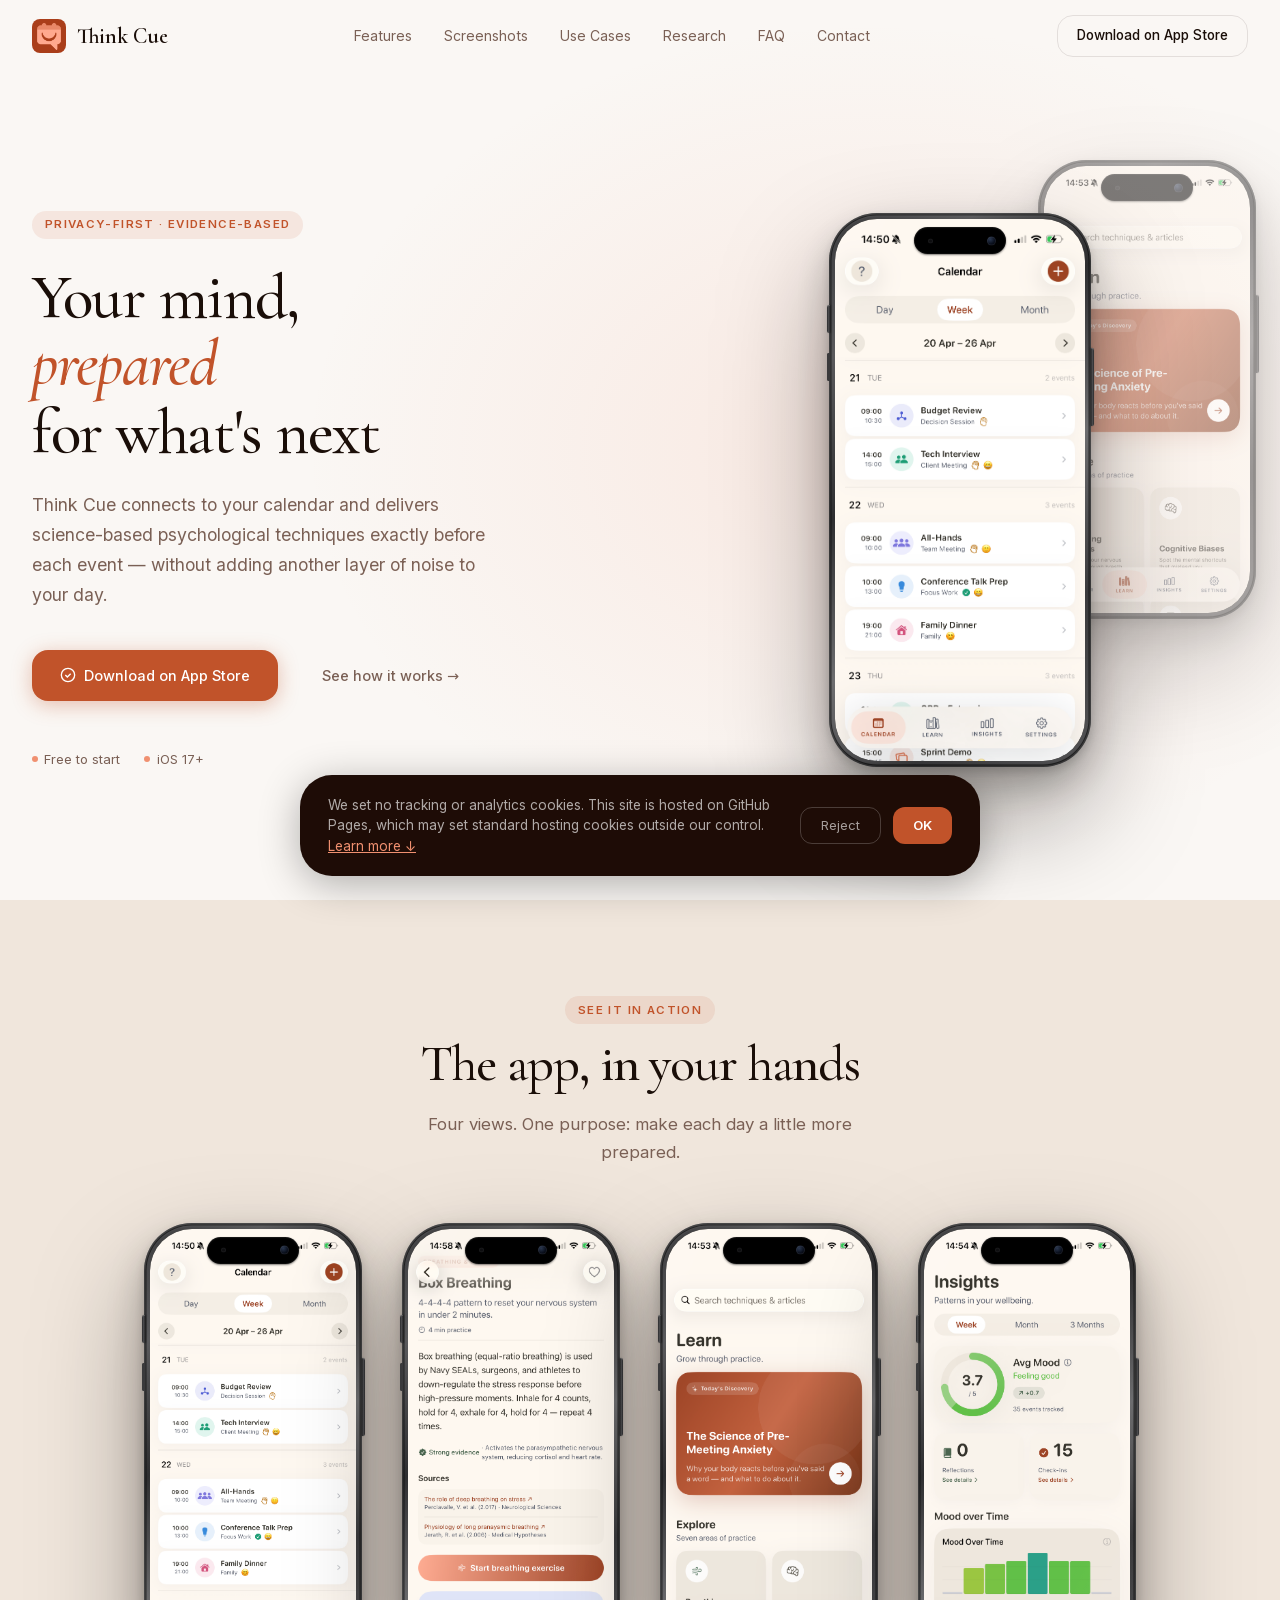
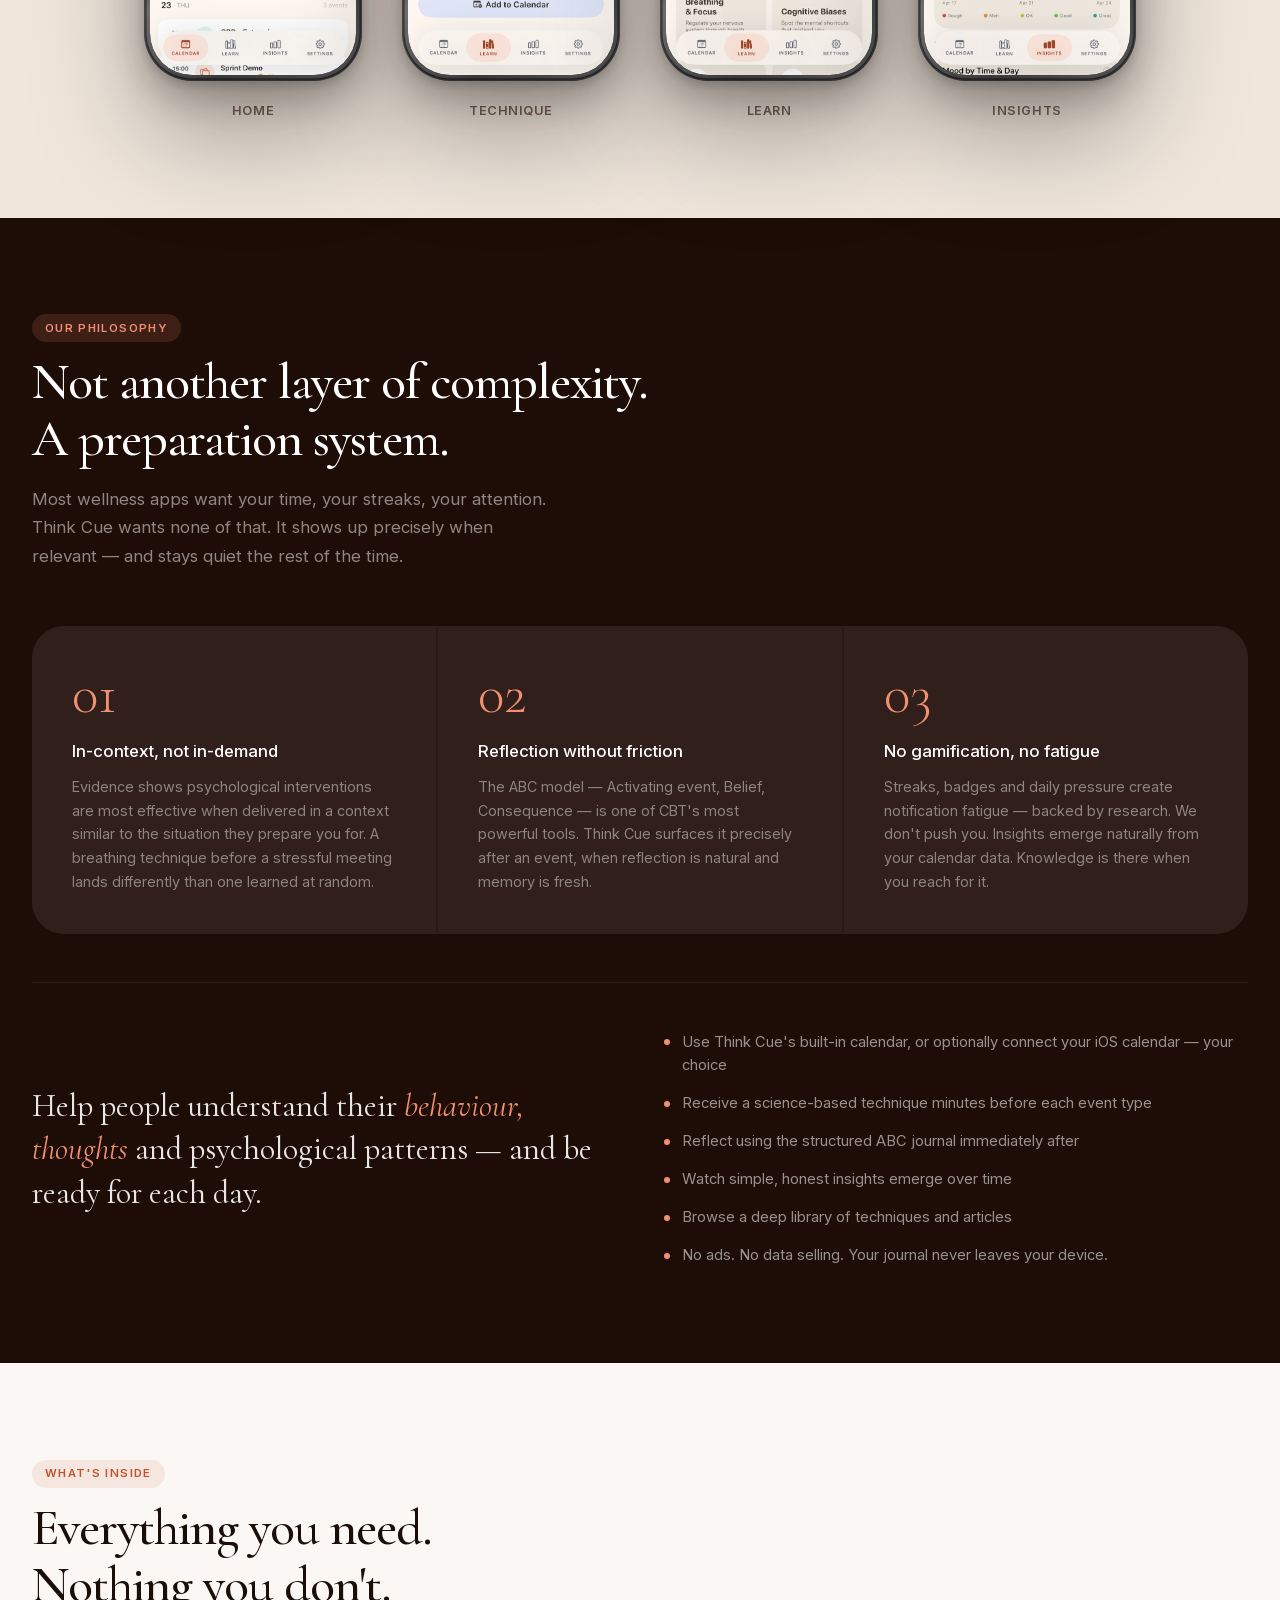
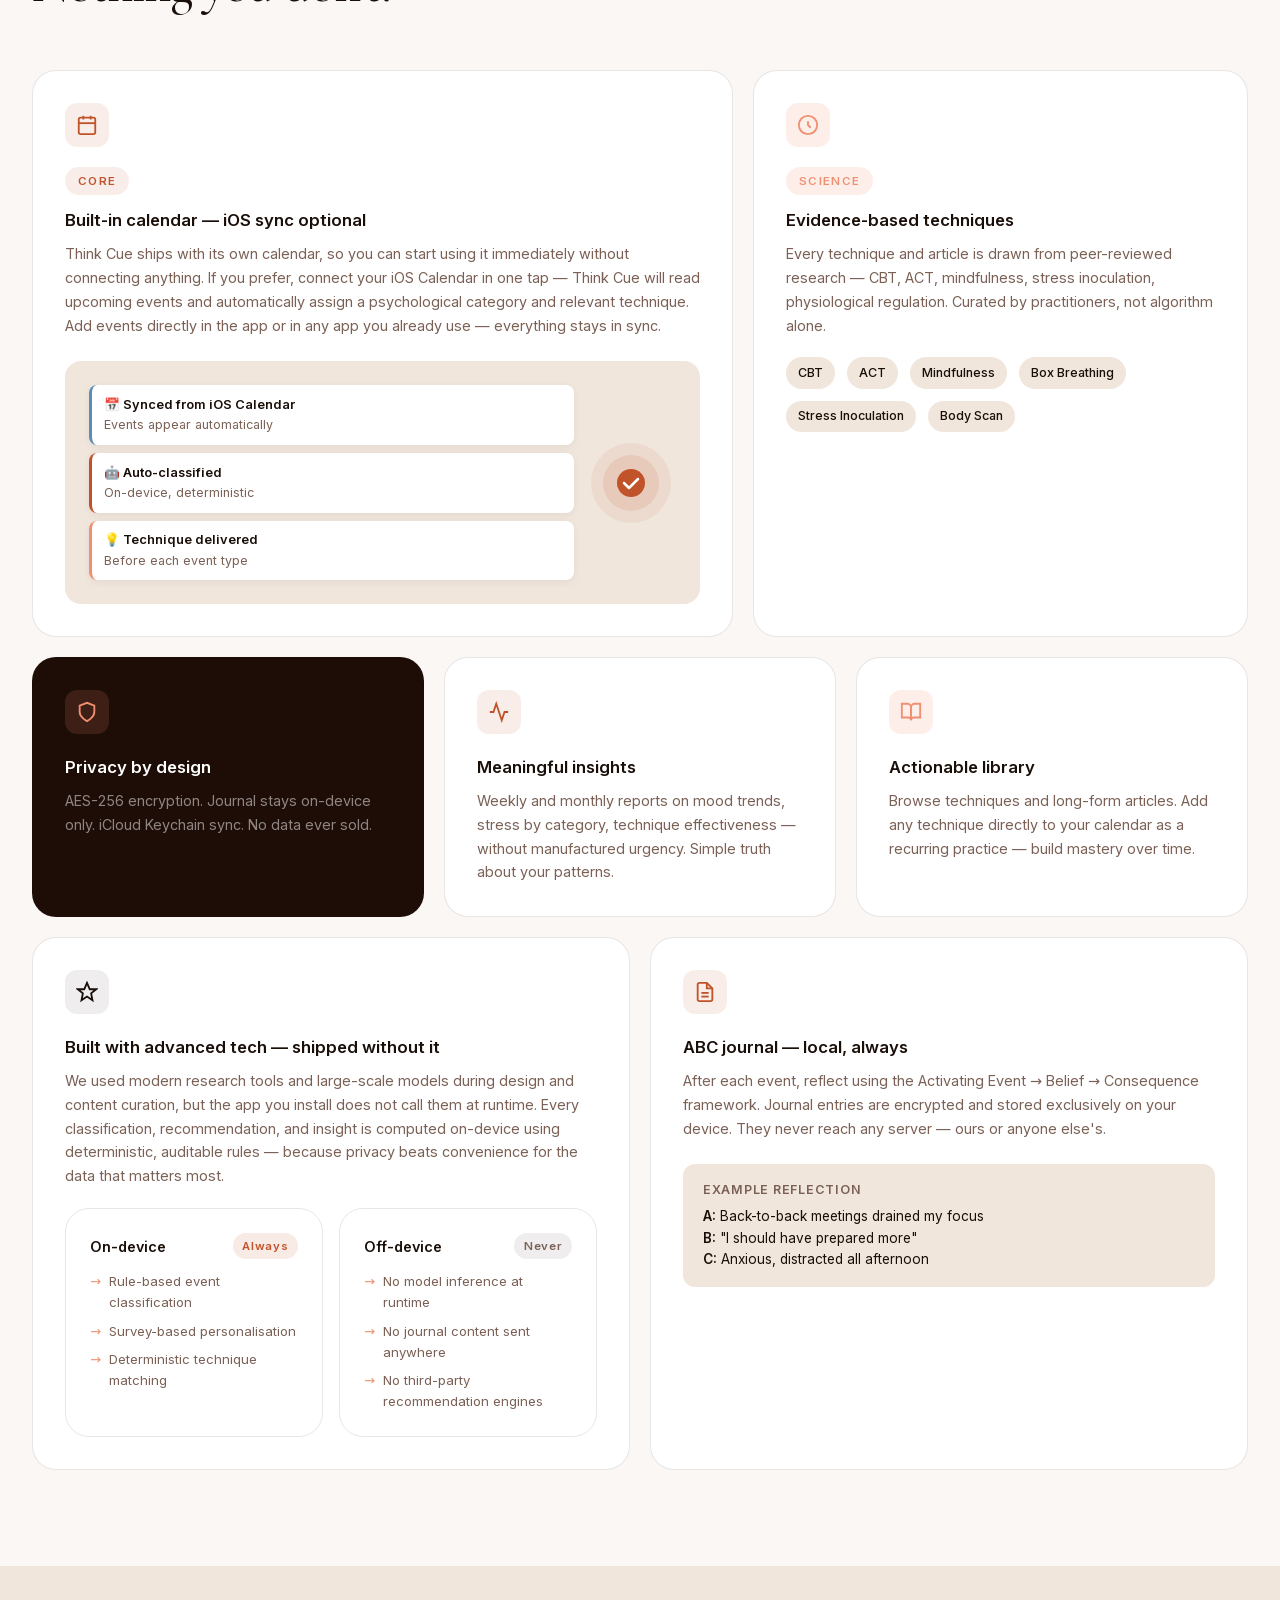
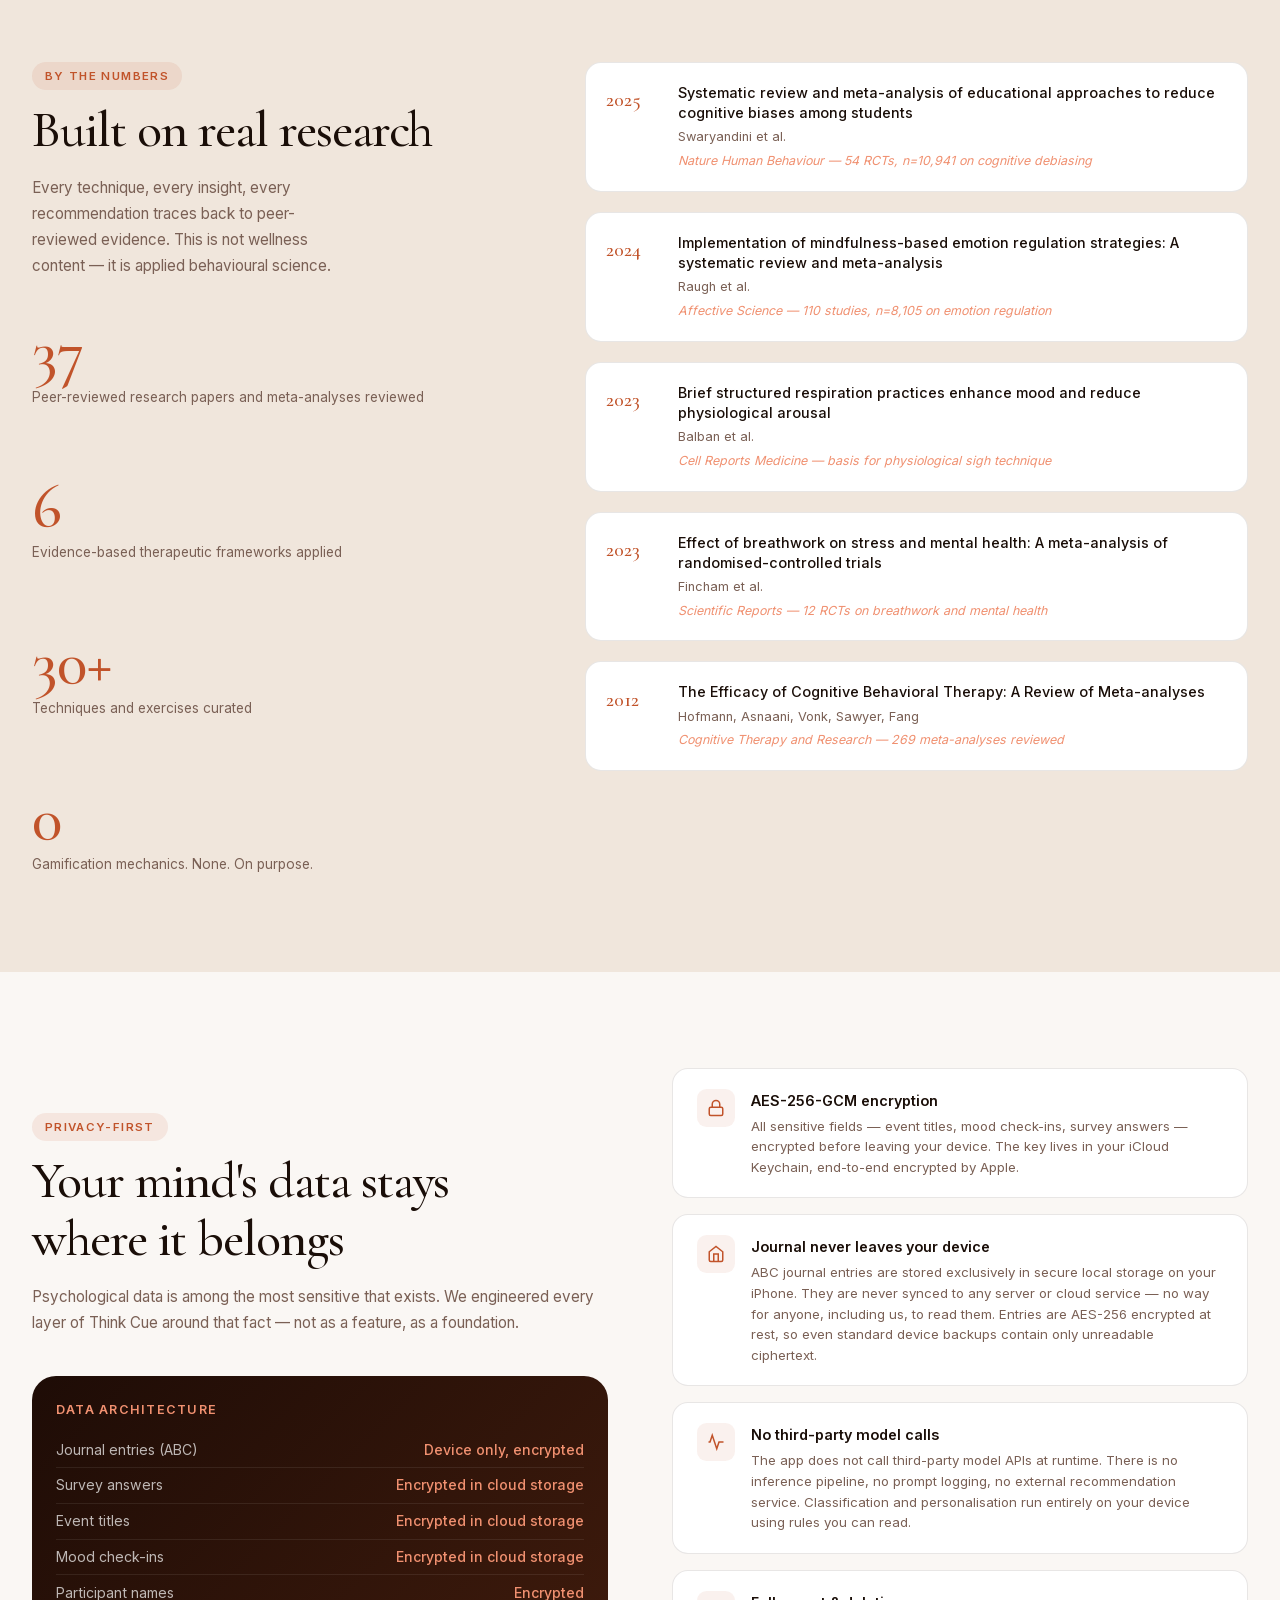
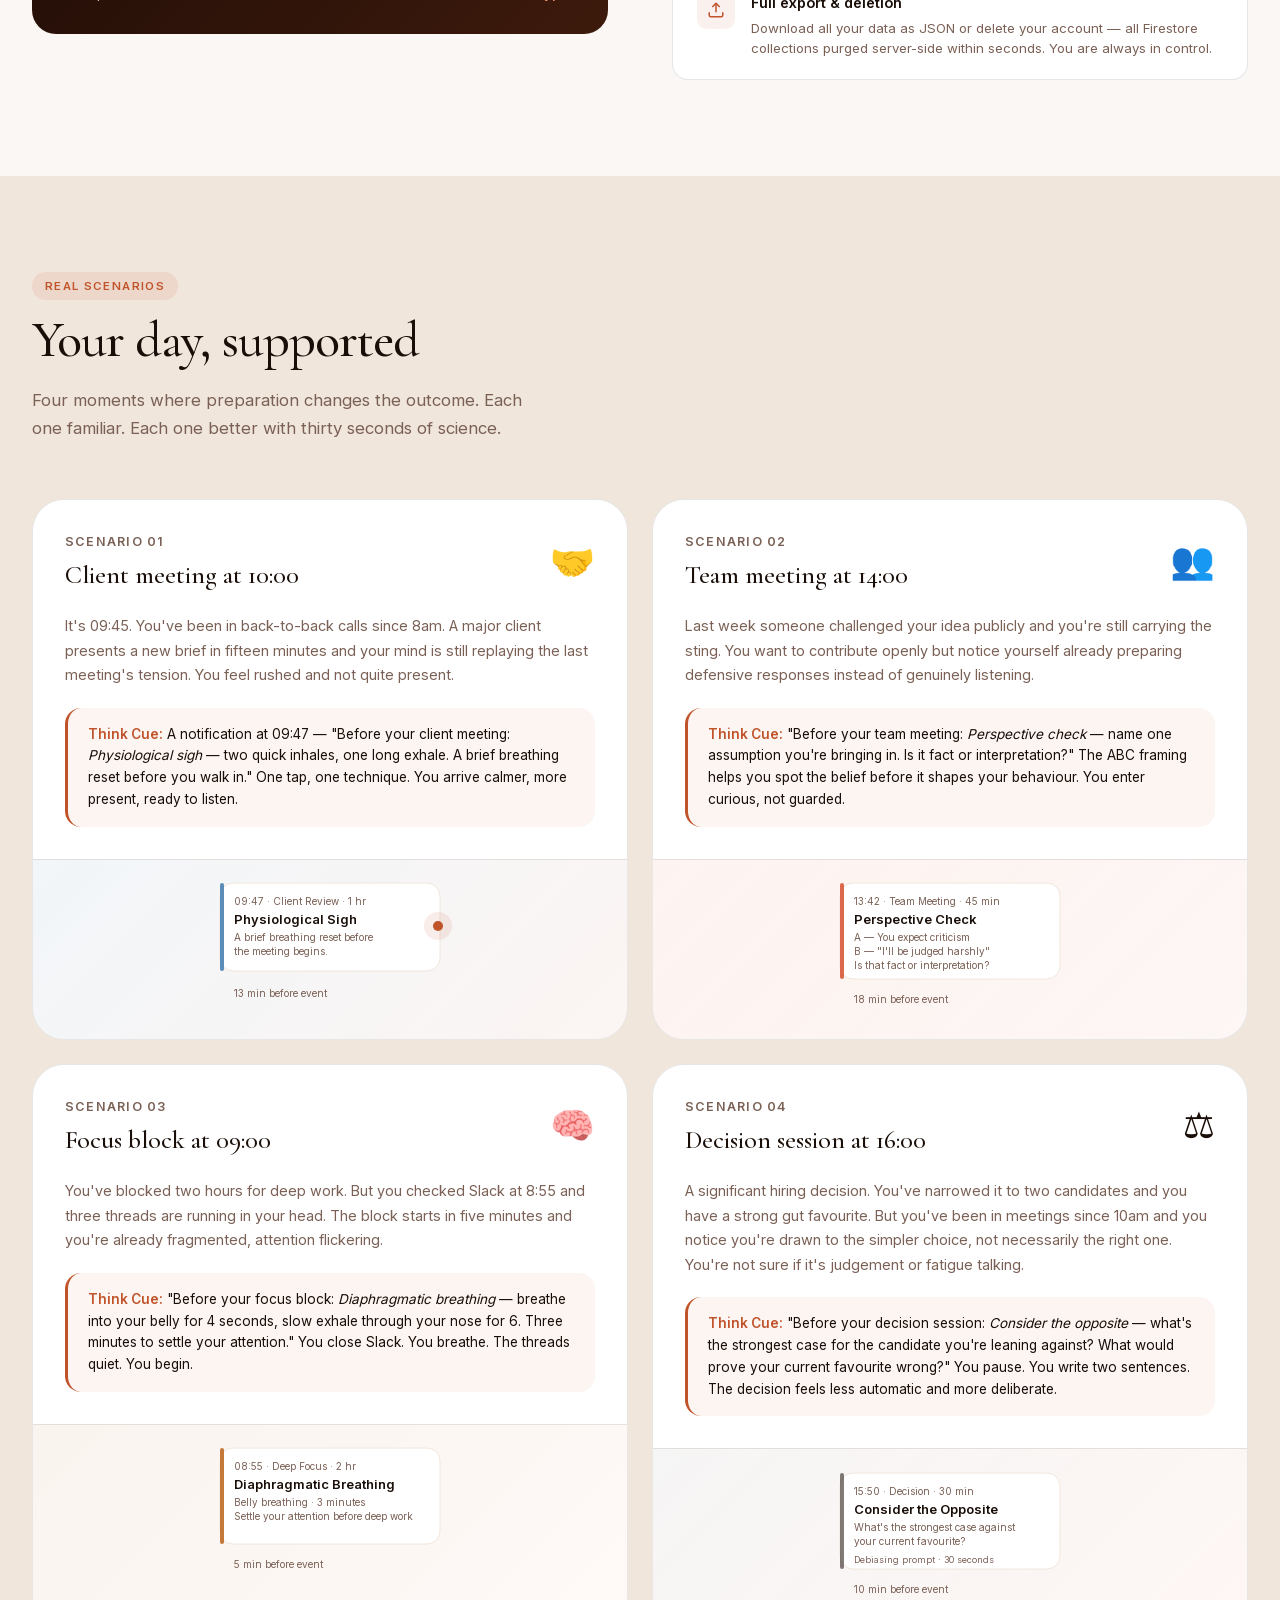
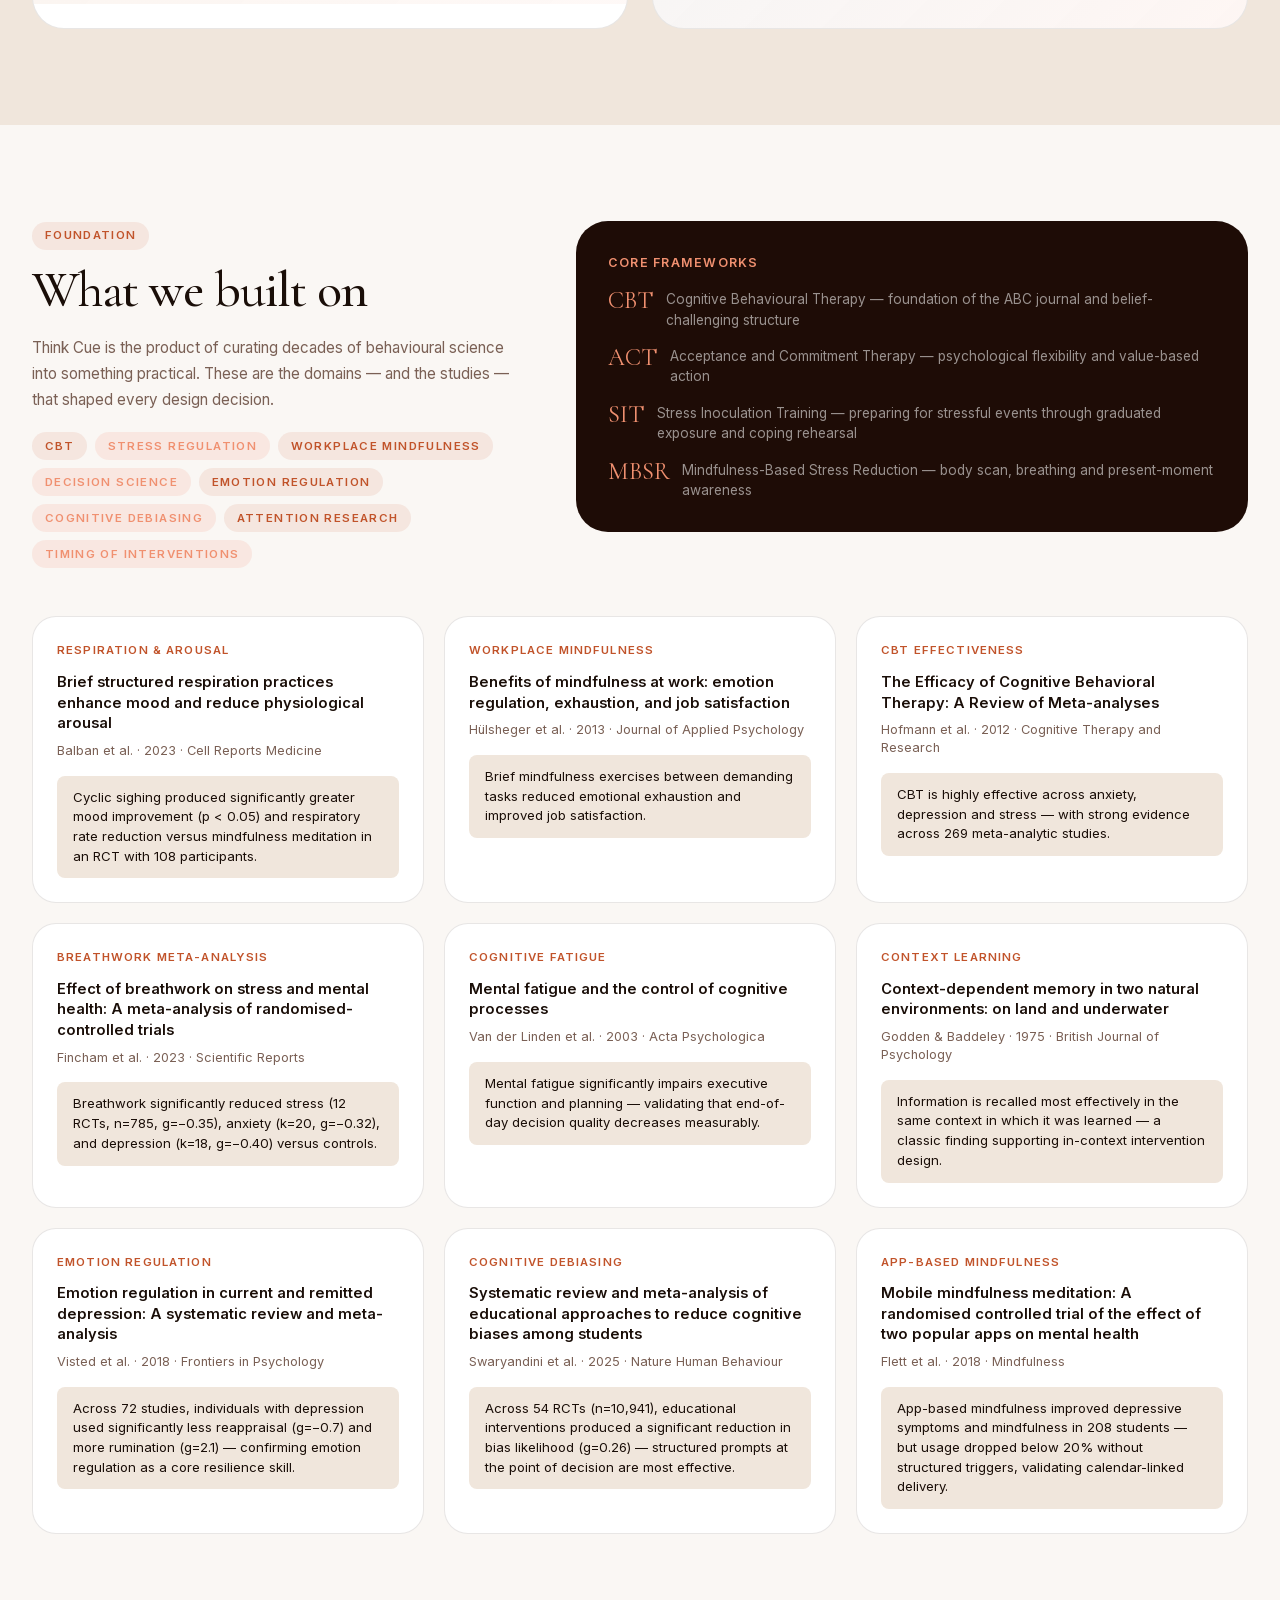
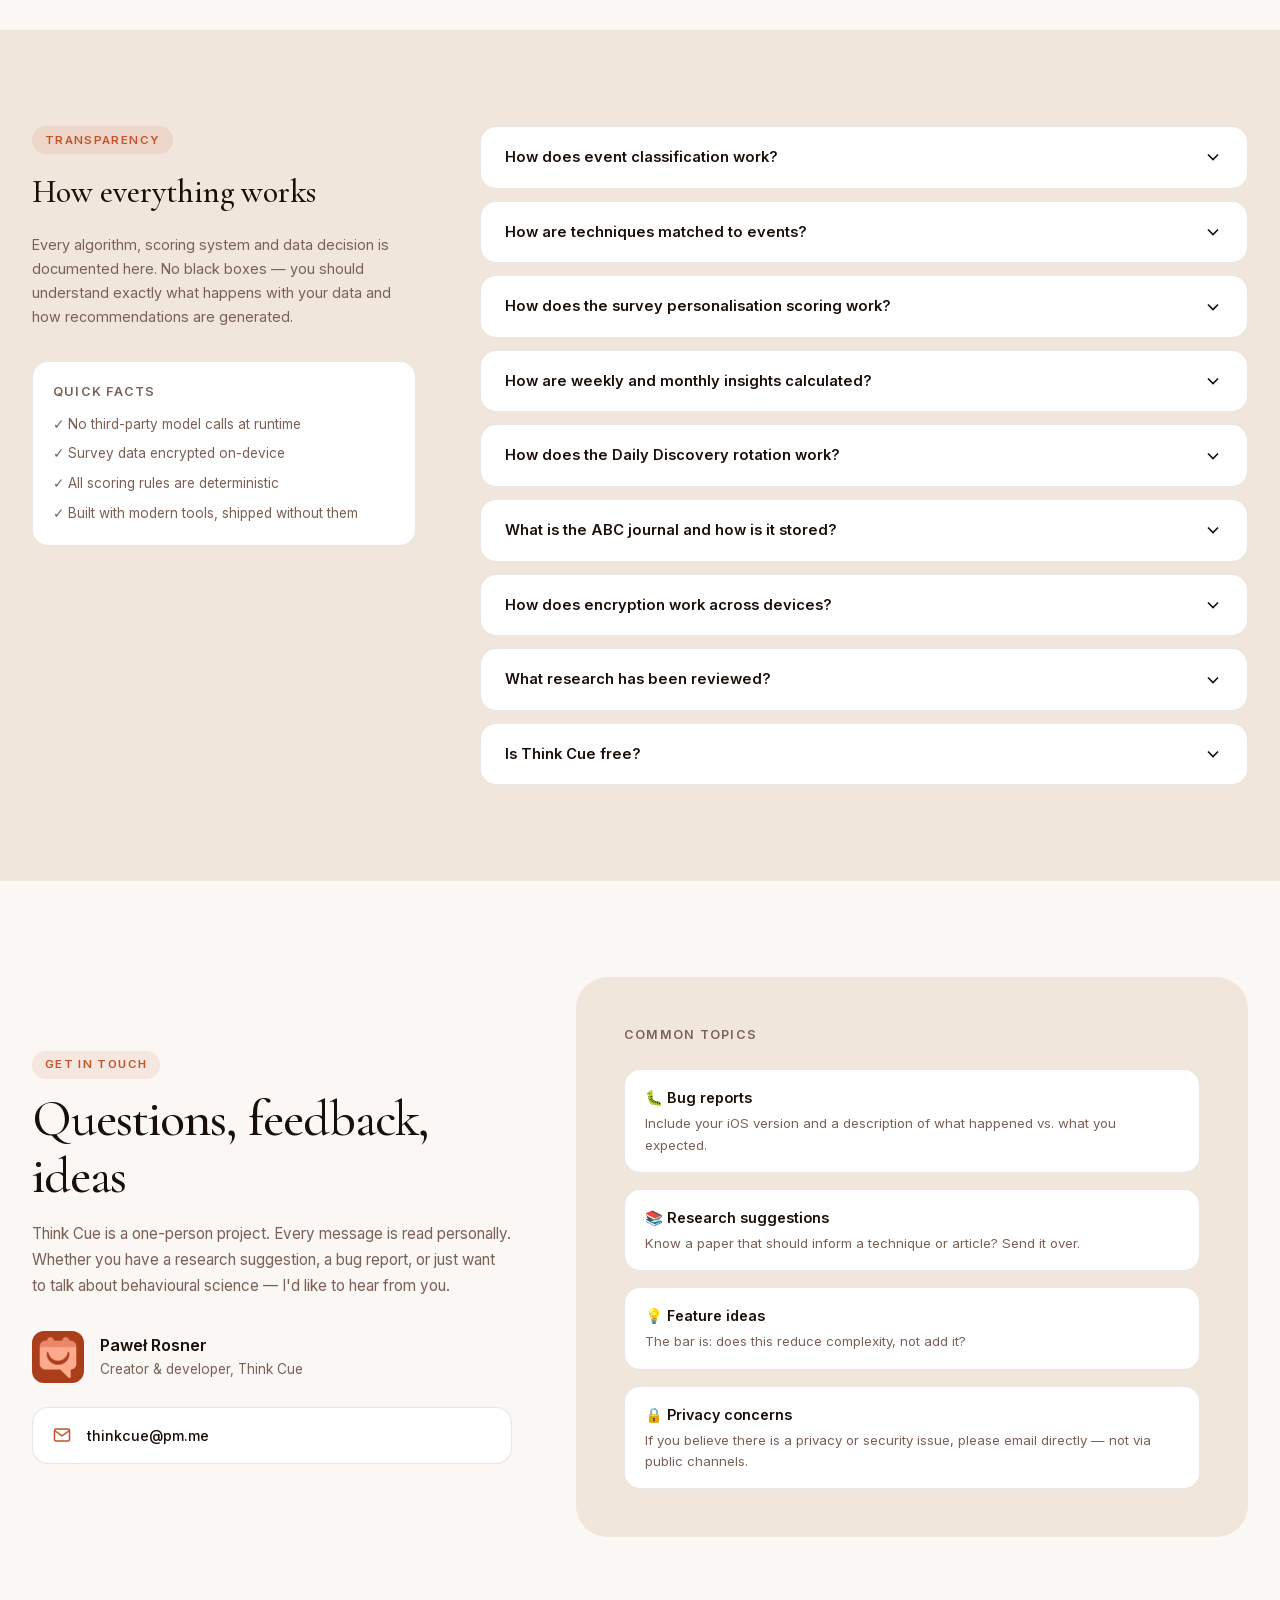
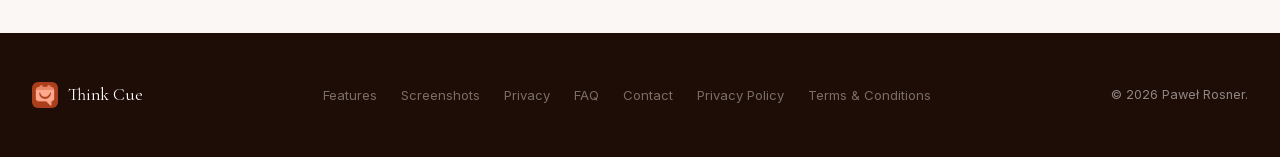
<file: index.html>
<!DOCTYPE html>
<html lang="en">
<head>
  <meta charset="UTF-8">
  <meta name="viewport" content="width=device-width, initial-scale=1.0">
  <title>Think Cue — Prepare your mind for what's next</title>
  <meta name="description" content="Think Cue connects to your calendar and delivers science-based psychological techniques exactly when you need them. Private, evidence-based.">
  <link rel="stylesheet" href="fonts/fonts.css">
  <style>
    /* ─── Design tokens — extracted from app icon ─────────────────── */
    :root {
      /* Brand terracotta palette */
      --brand:      #C1532A;   /* icon background — main brand */
      --brand-md:   #D9694A;   /* mid terracotta */
      --brand-lt:   #F09070;   /* salmon — icon shape colour */
      --brand-dk:   #8B3518;   /* dark terracotta */
      --brand-pale: #FAEAE4;   /* very light blush */

      /* Neutrals */
      --dark:   #1E0C06;       /* near-black warm brown — dark sections */
      --cream:  #FAF7F4;       /* warm off-white */
      --sand:   #F0E6DC;       /* warm sand */
      --text:   #1A0E08;       /* body text */
      --muted:  #7A6055;       /* secondary text */
      --white:  #FFFFFF;
      --border: rgba(30,12,6,.10);

      --font-serif: 'Cormorant Garamond', Georgia, serif;
      --font-sans:  'Inter', system-ui, sans-serif;
      --r-sm: .5rem; --r-md: 1rem; --r-lg: 1.5rem; --r-xl: 2rem;
      --ease: cubic-bezier(.22,.68,0,1.2);
    }

    /* ─── Reset ────────────────────────────────────────────────────── */
    *, *::before, *::after { box-sizing: border-box; margin: 0; padding: 0; }
    html { scroll-behavior: smooth; }
    body {
      background: var(--cream);
      color: var(--text);
      font-family: var(--font-sans);
      font-size: 1rem;
      line-height: 1.6;
      -webkit-font-smoothing: antialiased;
      overflow-x: hidden;
    }
    img, svg { display: block; max-width: 100%; }
    a { color: inherit; text-decoration: none; }
    button { cursor: pointer; font-family: inherit; border: none; background: none; }

    /* ─── Utilities ─────────────────────────────────────────────────── */
    .container { width: 100%; max-width: 1280px; margin: 0 auto; padding: 0 2rem; }

    .tag {
      display: inline-block;
      font-size: .72rem; font-weight: 600; letter-spacing: .12em; text-transform: uppercase;
      color: var(--brand); background: rgba(193,83,42,.10);
      padding: .3rem .8rem; border-radius: 2rem;
    }
    .tag--lt  { color: var(--brand-lt); background: rgba(240,144,112,.15); }
    .tag--pale { color: var(--brand-dk); background: rgba(139,53,24,.12); }

    .btn {
      display: inline-flex; align-items: center; gap: .5rem;
      padding: .875rem 1.75rem; border-radius: var(--r-md);
      font-size: .9rem; font-weight: 500;
      transition: transform .2s var(--ease), box-shadow .2s;
    }
    .btn-primary {
      background: var(--brand); color: var(--white);
      box-shadow: 0 4px 20px rgba(193,83,42,.35);
    }
    .btn-primary:hover { transform: translateY(-2px); box-shadow: 0 8px 28px rgba(193,83,42,.48); }
    .btn-outline { border: 1.5px solid var(--border); color: var(--text); }
    .btn-outline:hover { border-color: var(--brand); color: var(--brand); }
    .btn-ghost { color: var(--muted); }
    .btn-ghost:hover { color: var(--text); }

    /* ─── Nav ──────────────────────────────────────────────────────── */
    .nav {
      position: fixed; top: 0; left: 0; right: 0; z-index: 100;
      transition: background .3s, backdrop-filter .3s, box-shadow .3s;
    }
    .nav.scrolled {
      background: rgba(250,247,244,.90);
      backdrop-filter: blur(18px); -webkit-backdrop-filter: blur(18px);
      box-shadow: 0 1px 0 var(--border);
    }
    .nav__inner {
      display: flex; align-items: center; justify-content: space-between;
      height: 4.5rem;
    }
    .nav__logo {
      display: flex; align-items: center; gap: .7rem;
      font-family: var(--font-serif); font-size: 1.35rem; font-weight: 600;
    }
    .nav__logo img {
      width: 34px; height: 34px; border-radius: 8px;
      object-fit: cover;
    }
    .nav__links { display: flex; align-items: center; gap: 2rem; list-style: none; }
    .nav__links a { font-size: .88rem; color: var(--muted); transition: color .2s; }
    .nav__links a:hover { color: var(--text); }
    .nav__cta { display: flex; align-items: center; gap: .75rem; }
    .nav__hamburger {
      display: none; flex-direction: column; gap: 5px; padding: .5rem;
      background: none; border: 0; cursor: pointer;
      position: relative; z-index: 110;
    }
    .nav__hamburger span { display: block; width: 22px; height: 2px; background: var(--text); border-radius: 2px; transition: transform .3s var(--ease), opacity .2s; }
    .nav__hamburger.open span:nth-child(1) { transform: translateY(7px) rotate(45deg); }
    .nav__hamburger.open span:nth-child(2) { opacity: 0; }
    .nav__hamburger.open span:nth-child(3) { transform: translateY(-7px) rotate(-45deg); }

    .nav__mobile {
      display: none;
      position: fixed; inset: 0; z-index: 100;
      background: var(--cream);
      padding: 5.5rem 2rem 2rem;
      flex-direction: column; gap: .25rem;
      overflow-y: auto;
    }
    .nav__mobile.open { display: flex; }
    .nav__mobile a {
      font-family: var(--font-serif); font-size: 1.75rem; font-weight: 500;
      color: var(--text); padding: 1rem 0;
      border-bottom: 1px solid var(--border);
    }
    .nav__mobile .btn {
      margin-top: 1.5rem; align-self: flex-start;
      font-family: inherit; font-size: .95rem; font-weight: 500;
    }

    @media(max-width:768px){
      .nav__links, .nav__cta { display: none; }
      .nav__hamburger { display: flex; }
    }

    /* ─── Hero ─────────────────────────────────────────────────────── */
    .hero {
      min-height: 100svh;
      display: grid; grid-template-columns: 1fr 1fr;
      align-items: center; padding-top: 5rem; overflow: hidden; position: relative;
    }
    .hero::before {
      content: '';
      position: absolute; inset: 0;
      background: radial-gradient(ellipse 65% 70% at 68% 50%, rgba(240,144,112,.14) 0%, transparent 68%);
      pointer-events: none;
    }
    .hero__text {
      padding: 4rem 2rem 4rem max(2rem, calc((100vw - 1280px)/2 + 2rem));
    }
    .hero__eyebrow { margin-bottom: 1.5rem; }
    .hero__headline {
      font-family: var(--font-serif);
      font-size: clamp(3rem, 5vw, 5.5rem);
      font-weight: 500; line-height: 1.06; letter-spacing: -.02em;
      margin-bottom: 1.5rem;
    }
    .hero__headline em { font-style: italic; color: var(--brand); }
    .hero__sub {
      font-size: 1.1rem; color: var(--muted); line-height: 1.7;
      max-width: 42ch; margin-bottom: 2.5rem;
    }
    .hero__actions { display: flex; align-items: center; gap: 1rem; flex-wrap: wrap; }
    .hero__badge {
      margin-top: 3rem; display: flex; align-items: center; gap: 1.5rem;
      font-size: .82rem; color: var(--muted);
    }
    .hero__badge-item { display: flex; align-items: center; gap: .4rem; }
    .hero__badge-dot { width: 6px; height: 6px; border-radius: 50%; background: var(--brand-lt); }

    .hero__visual {
      position: relative; display: flex; align-items: center; justify-content: center;
      height: 100%; padding: 2rem;
    }
    @keyframes float  { 0%,100%{transform:translateY(0)}     50%{transform:translateY(-14px)} }
    @keyframes floatB { 0%,100%{transform:rotate(6deg) translateY(0)} 50%{transform:rotate(6deg) translateY(-10px)} }

    /* ─── Phone frame component (iPhone 15 Pro — natural titanium) ──── */
    .phone {
      position: relative; flex-shrink: 0;
      background:
        linear-gradient(135deg, #3a3a3c 0%, #5a5a5c 18%, #2e2e30 38%, #6d6d6f 58%, #3a3a3c 78%, #555557 100%);
      border-radius: 48px; padding: 6px;
      box-shadow:
        inset 0 0 0 1.5px rgba(255,255,255,.12),
        inset 0 0 0 2.5px rgba(0,0,0,.55),
        inset 0 2px 3px rgba(255,255,255,.18),
        inset 0 -2px 3px rgba(0,0,0,.35),
        0 50px 110px rgba(10,6,4,.35),
        0 18px 36px rgba(10,6,4,.22),
        0 4px 10px rgba(10,6,4,.15);
    }
    /* power (wake) button — right side */
    .phone::before {
      content: '';
      position: absolute; right: -2.5px; top: 135px;
      width: 3px; height: 78px;
      background: linear-gradient(90deg, #2a2a2c 0%, #4a4a4c 50%, #2a2a2c 100%);
      border-radius: 0 2px 2px 0;
      box-shadow: inset 0 1px 0 rgba(255,255,255,.15), -1px 0 2px rgba(0,0,0,.4);
    }
    /* left-side buttons: action button + volume up + volume down */
    .phone::after {
      content: '';
      position: absolute; left: -2.5px;
      top: 92px; width: 3px; height: 28px;
      background: linear-gradient(90deg, #2a2a2c 0%, #4a4a4c 50%, #2a2a2c 100%);
      border-radius: 2px 0 0 2px;
      box-shadow:
        inset 0 1px 0 rgba(255,255,255,.15),
        1px 0 2px rgba(0,0,0,.4),
        0 48px 0 -0px #3a3a3c,
        0 48px 0 0px #3a3a3c;
    }
    .phone--lg { width: 262px; }
    .phone--sm { width: 218px; }

    /* volume buttons rendered as additional children via box-shadow trick */
    .phone__notch {
      /* Dynamic Island — floating black pill */
      position: absolute; top: 14px; left: 50%; transform: translateX(-50%);
      width: 32%; min-width: 92px; max-width: 118px; height: 27px;
      background: #000;
      border-radius: 18px; z-index: 10;
      box-shadow:
        inset 0 0 0 1px rgba(255,255,255,.04),
        inset 0 1px 2px rgba(255,255,255,.06),
        0 1px 2px rgba(0,0,0,.5);
    }
    /* camera + sensor inside Dynamic Island */
    .phone__notch::before {
      content: '';
      position: absolute; top: 50%; right: 10px; transform: translateY(-50%);
      width: 9px; height: 9px; border-radius: 50%;
      background: radial-gradient(circle at 35% 30%, #2b3850 0%, #0a0f1c 55%, #000 100%);
      box-shadow: inset 0 0 0 1px rgba(255,255,255,.08);
    }
    .phone__notch::after {
      content: '';
      position: absolute; top: 50%; left: 14px; transform: translateY(-50%);
      width: 5px; height: 5px; border-radius: 50%;
      background: #0d0d0f;
      box-shadow: inset 0 0 0 1px rgba(255,255,255,.05);
    }
    .phone__screen {
      border-radius: 42px; overflow: hidden;
      position: relative; background: #0a0a0a;
      aspect-ratio: 393/852;
      box-shadow: inset 0 0 0 2px #000;
    }
    /* glass reflection overlay */
    .phone__screen::after {
      content: '';
      position: absolute; inset: 0;
      border-radius: inherit;
      background:
        linear-gradient(115deg, rgba(255,255,255,.12) 0%, rgba(255,255,255,0) 22%, rgba(255,255,255,0) 70%, rgba(255,255,255,.06) 100%);
      pointer-events: none; z-index: 5;
      mix-blend-mode: overlay;
    }
    .phone__img {
      position: absolute; inset: 0;
      width: 100%; height: 100%;
      object-fit: cover; object-position: top;
    }
    .phone__img.hidden { display: none; }
    .phone__ph {
      position: absolute; inset: 0;
      display: flex; flex-direction: column;
      align-items: center; justify-content: center; gap: .65rem;
      background: linear-gradient(155deg, var(--sand), var(--brand-pale));
      text-align: center;
    }
    .phone__ph-logo   { width: 42px; height: 42px; border-radius: 11px; opacity: .55; }
    .phone__ph-label  { font-size: .68rem; font-family: 'Courier New', monospace; color: var(--brand); background: rgba(193,83,42,.1); padding: .2rem .55rem; border-radius: .3rem; }
    .phone__ph-hint   { font-size: .7rem; color: var(--muted); }

    /* hero phone positions */
    .hero__phone-front {
      position: relative; z-index: 2;
      animation: float 6s ease-in-out infinite;
    }
    .hero__phone-back {
      position: absolute; right: 1.5rem; top: 5rem;
      opacity: .5; z-index: 1;
      animation: floatB 6s ease-in-out infinite .8s;
    }

    /* ─── Screenshots gallery ────────────────────────────────────────── */
    .screens-gallery {
      display: flex; justify-content: center; align-items: flex-start;
      gap: 2.5rem; flex-wrap: wrap;
      margin-top: 3.5rem;
    }
    .screen-item { display: flex; flex-direction: column; align-items: center; gap: 1.25rem; }
    .screen-item .phone { transition: transform .3s var(--ease), box-shadow .3s; }
    .screen-item:hover .phone { transform: translateY(-6px) scale(1.02); box-shadow: inset 0 0 0 1px rgba(255,255,255,.4), 0 55px 110px rgba(30,12,6,.28); }
    .screen-label {
      font-size: .8rem; font-weight: 600; color: var(--muted);
      letter-spacing: .04em; text-transform: uppercase;
    }

    /* ─── Sections ──────────────────────────────────────────────────── */
    .section { padding: 6rem 0; }
    .section--dark { background: var(--dark); color: var(--white); }
    .section--sand { background: var(--sand); }

    .section__header { margin-bottom: 3.5rem; }
    .section__title {
      font-family: var(--font-serif);
      font-size: clamp(2.25rem, 4vw, 3.75rem);
      font-weight: 500; line-height: 1.12; letter-spacing: -.02em;
      margin-top: .75rem;
    }
    .section__sub {
      font-size: 1.05rem; color: var(--muted); max-width: 52ch;
      margin-top: 1rem; line-height: 1.7;
    }
    .section--dark .section__sub { color: rgba(255,255,255,.5); }

    /* ─── Purpose dark section ──────────────────────────────────────── */
    .purpose-grid {
      display: grid; grid-template-columns: 1fr 1fr 1fr; gap: 2px;
      background: rgba(255,255,255,.05); border-radius: var(--r-xl); overflow: hidden;
      margin-top: 3rem;
    }
    .purpose-card {
      padding: 2.5rem;
      background: rgba(255,255,255,.03);
      transition: background .2s;
    }
    .purpose-card:hover { background: rgba(255,255,255,.06); }
    .purpose-card__num {
      font-family: var(--font-serif); font-size: 3.5rem; font-weight: 300;
      color: var(--brand-lt); line-height: 1; margin-bottom: 1rem;
    }
    .purpose-card__title { font-weight: 500; font-size: 1.05rem; margin-bottom: .6rem; }
    .purpose-card__text { font-size: .9rem; color: rgba(255,255,255,.45); line-height: 1.65; }

    .purpose-statement {
      border-top: 1px solid rgba(255,255,255,.07);
      margin-top: 3rem; padding-top: 3rem;
      display: grid; grid-template-columns: 1fr 1fr; gap: 3rem; align-items: center;
    }
    .purpose-statement__quote {
      font-family: var(--font-serif);
      font-size: clamp(1.5rem, 2.5vw, 2.25rem);
      font-weight: 400; line-height: 1.35; color: rgba(255,255,255,.9);
    }
    .purpose-statement__quote em { color: var(--brand-lt); font-style: italic; }
    .purpose-statement__list { list-style: none; display: flex; flex-direction: column; gap: .9rem; }
    .purpose-statement__list li {
      display: flex; align-items: flex-start; gap: .75rem;
      font-size: .92rem; color: rgba(255,255,255,.55);
    }
    .purpose-statement__list li::before {
      content: ''; display: block; width: 6px; height: 6px; border-radius: 50%;
      background: var(--brand-lt); margin-top: .55rem; flex-shrink: 0;
    }

    /* ─── Features ──────────────────────────────────────────────────── */
    .features-grid {
      display: grid; grid-template-columns: repeat(12,1fr); gap: 1.25rem;
    }
    .feat {
      padding: 2rem; border-radius: var(--r-lg);
      border: 1px solid var(--border); background: var(--white);
      transition: box-shadow .25s, transform .25s var(--ease);
    }
    .feat:hover { box-shadow: 0 12px 40px rgba(30,12,6,.08); transform: translateY(-3px); }
    .feat--wide  { grid-column: span 7; }
    .feat--med   { grid-column: span 5; }
    .feat--third { grid-column: span 4; }
    .feat--half  { grid-column: span 6; }

    .feat__icon {
      width: 44px; height: 44px; border-radius: .75rem;
      display: flex; align-items: center; justify-content: center;
      margin-bottom: 1.25rem;
      background: rgba(193,83,42,.10);
    }
    .feat__icon--pale  { background: rgba(240,144,112,.15); }
    .feat__icon--slate { background: rgba(30,12,6,.07); }
    .feat__title { font-weight: 600; font-size: 1.05rem; margin-bottom: .5rem; }
    .feat__text  { font-size: .9rem; color: var(--muted); line-height: 1.65; }
    .feat__visual { margin-top: 1.5rem; border-radius: var(--r-md); overflow: hidden; }

    /* ─── Science ───────────────────────────────────────────────────── */
    .science-layout { display: grid; grid-template-columns: 5fr 7fr; gap: 5rem; align-items: start; }
    .science-stats  { display: flex; flex-direction: column; gap: 2rem; }
    .science-stat__num {
      font-family: var(--font-serif); font-size: 4rem; font-weight: 500;
      color: var(--brand); line-height: 1;
    }
    .science-stat__label { font-size: .85rem; color: var(--muted); margin-top: .25rem; }
    .science-divider { width: 40px; height: 2px; background: var(--sand); }

    .articles-list  { display: flex; flex-direction: column; gap: 1.25rem; }
    .article-item {
      display: grid; grid-template-columns: auto 1fr; gap: 1rem; align-items: start;
      padding: 1.25rem; border: 1px solid var(--border);
      border-radius: var(--r-md); background: var(--white);
      transition: border-color .2s;
    }
    .article-item:hover { border-color: var(--brand-lt); }
    .article-item__year {
      font-family: var(--font-serif); font-size: 1.25rem; font-weight: 500;
      color: var(--brand); min-width: 3.5rem; padding-top: .1rem;
    }
    .article-item__title  { font-weight: 500; font-size: .9rem; line-height: 1.4; margin-bottom: .25rem; }
    .article-item__authors { font-size: .8rem; color: var(--muted); }
    .article-item__journal { font-size: .78rem; color: var(--brand-lt); margin-top: .2rem; font-style: italic; }

    /* ─── Privacy ───────────────────────────────────────────────────── */
    .privacy-layout { display: grid; grid-template-columns: 1fr 1fr; gap: 4rem; align-items: center; }
    .privacy-cards  { display: flex; flex-direction: column; gap: 1rem; }
    .privacy-card {
      display: flex; gap: 1rem; align-items: flex-start;
      padding: 1.25rem 1.5rem; border-radius: var(--r-md);
      background: var(--white); border: 1px solid var(--border);
    }
    .privacy-card__icon {
      width: 38px; height: 38px; flex-shrink: 0; border-radius: .6rem;
      background: rgba(193,83,42,.08);
      display: flex; align-items: center; justify-content: center;
    }
    .privacy-card__title { font-weight: 600; font-size: .9rem; margin-bottom: .25rem; }
    .privacy-card__text  { font-size: .83rem; color: var(--muted); line-height: 1.55; }

    .mode-cards-grid {
      display: grid; grid-template-columns: 1fr 1fr; gap: 1rem; margin-top: 1.25rem;
    }
    @media(max-width:640px){
      .mode-cards-grid { grid-template-columns: 1fr; }
    }
    .mode-card {
      padding: 1.5rem; border-radius: var(--r-lg); border: 1.5px solid var(--border);
      transition: border-color .2s, box-shadow .2s;
    }
    .mode-card:hover { border-color: var(--brand); box-shadow: 0 4px 20px rgba(193,83,42,.1); }
    .mode-card__header { display: flex; align-items: center; justify-content: space-between; margin-bottom: .75rem; }
    .mode-card__name   { font-weight: 600; font-size: .9rem; }
    .mode-card__badge  { font-size: .72rem; font-weight: 600; letter-spacing: .06em; padding: .25rem .6rem; border-radius: 2rem; }
    .mode-card__badge--on  { background: rgba(193,83,42,.12); color: var(--brand); }
    .mode-card__badge--off { background: rgba(30,12,6,.07); color: var(--muted); }
    .mode-card__list { list-style: none; font-size: .82rem; color: var(--muted); display: flex; flex-direction: column; gap: .45rem; }
    .mode-card__list li { display: flex; align-items: flex-start; gap: .5rem; }
    .mode-card__list li::before { content: '→'; color: var(--brand-lt); flex-shrink: 0; }

    /* ─── Use Cases ─────────────────────────────────────────────────── */
    .usecases-grid { display: grid; grid-template-columns: 1fr 1fr; gap: 1.5rem; margin-top: 3rem; }
    .usecase-card { border-radius: var(--r-xl); overflow: hidden; border: 1px solid var(--border); background: var(--white); }
    .usecase-card__header {
      padding: 2rem 2rem 1.5rem;
      display: flex; align-items: flex-start; justify-content: space-between;
    }
    .usecase-card__scenario {
      font-size: .78rem; font-weight: 600; letter-spacing: .1em; text-transform: uppercase;
      color: var(--muted); margin-bottom: .5rem;
    }
    .usecase-card__title {
      font-family: var(--font-serif); font-size: 1.6rem; font-weight: 500; line-height: 1.2;
    }
    .usecase-card__emoji { font-size: 2.25rem; flex-shrink: 0; }
    .usecase-card__body  { padding: 0 2rem 2rem; }
    .usecase-card__narrative { font-size: .9rem; color: var(--muted); line-height: 1.7; margin-bottom: 1.25rem; }
    .usecase-card__solution {
      padding: 1rem 1.25rem; background: rgba(193,83,42,.06);
      border-radius: var(--r-md); border-left: 3px solid var(--brand);
      font-size: .85rem; color: var(--text); line-height: 1.6;
    }
    .usecase-card__solution strong { color: var(--brand); }
    .usecase-card__visual { height: 180px; overflow: hidden; border-top: 1px solid var(--border); }

    /* ─── Studies ───────────────────────────────────────────────────── */
    .research-intro { display: grid; grid-template-columns: 5fr 7fr; gap: 4rem; align-items: start; margin-bottom: 3rem; }
    .studies-grid   { display: grid; grid-template-columns: repeat(3,1fr); gap: 1.25rem; }
    .study-card { padding: 1.5rem; border-radius: var(--r-lg); border: 1px solid var(--border); background: var(--white); }
    .study-card__domain {
      font-size: .72rem; font-weight: 600; letter-spacing: .1em; text-transform: uppercase;
      color: var(--brand); margin-bottom: .75rem;
    }
    .study-card__title  { font-weight: 600; font-size: .92rem; line-height: 1.4; margin-bottom: .5rem; }
    .study-card__meta   { font-size: .8rem; color: var(--muted); line-height: 1.4; }
    .study-card__finding {
      margin-top: 1rem; padding: .75rem 1rem; background: var(--sand);
      border-radius: .5rem; font-size: .82rem; line-height: 1.5; color: var(--text);
    }

    /* ─── FAQ ───────────────────────────────────────────────────────── */
    .faq-layout { display: grid; grid-template-columns: 4fr 8fr; gap: 4rem; }
    .faq-sidebar__sticky { position: sticky; top: 6rem; }
    .faq-sidebar__title { font-family: var(--font-serif); font-size: 2rem; font-weight: 500; margin-bottom: 1rem; }
    .faq-sidebar__text  { font-size: .9rem; color: var(--muted); line-height: 1.65; }

    .accordion { display: flex; flex-direction: column; gap: .75rem; }
    .accordion-item { border: 1px solid var(--border); border-radius: var(--r-md); overflow: hidden; background: var(--white); }
    .accordion-item.open { box-shadow: 0 4px 20px rgba(30,12,6,.06); }
    .accordion-trigger {
      width: 100%; display: flex; align-items: center; justify-content: space-between;
      padding: 1.25rem 1.5rem; gap: 1rem; text-align: left; background: none;
      color: var(--text); font: inherit; border: 0; cursor: pointer;
      -webkit-appearance: none; appearance: none;
    }
    .accordion-trigger:hover { background: rgba(193,83,42,.03); }
    .accordion-q       { font-weight: 600; font-size: .92rem; line-height: 1.4; }
    .accordion-chevron { flex-shrink: 0; width: 20px; height: 20px; transition: transform .3s var(--ease); }
    .accordion-item.open .accordion-chevron { transform: rotate(180deg); }
    .accordion-body       { max-height: 0; overflow: hidden; transition: max-height .4s var(--ease); }
    .accordion-body-inner { padding: 0 1.5rem 1.5rem; font-size: .88rem; color: var(--muted); line-height: 1.75; }
    .accordion-body-inner p + p { margin-top: .75rem; }
    .accordion-body-inner strong { color: var(--text); }
    .algo-table { width: 100%; border-collapse: collapse; margin-top: 1rem; font-size: .82rem; }
    .algo-table th, .algo-table td { text-align: left; padding: .5rem .75rem; border-bottom: 1px solid var(--sand); }
    .algo-table th { font-weight: 600; color: var(--text); background: var(--sand); }

    /* ─── Contact ───────────────────────────────────────────────────── */
    .contact-layout { display: grid; grid-template-columns: 5fr 7fr; gap: 4rem; align-items: center; }
    .contact-link {
      display: flex; align-items: center; gap: 1rem; padding: 1rem 1.25rem;
      border-radius: var(--r-md); border: 1px solid var(--border); background: var(--white);
      font-size: .9rem; font-weight: 500; transition: border-color .2s, box-shadow .2s;
    }
    .contact-link:hover { border-color: var(--brand); box-shadow: 0 4px 16px rgba(193,83,42,.12); }
    .contact-link svg { color: var(--brand); flex-shrink: 0; }

    /* ─── Footer ────────────────────────────────────────────────────── */
    footer { background: var(--dark); color: rgba(255,255,255,.5); padding: 3rem 0; }
    .footer-inner {
      display: flex; align-items: center; justify-content: space-between;
      flex-wrap: wrap; gap: 1.5rem;
    }
    .footer-logo {
      display: flex; align-items: center; gap: .6rem;
      font-family: var(--font-serif); color: var(--white); font-size: 1.1rem;
    }
    .footer-logo img { width: 26px; height: 26px; border-radius: 6px; }
    .footer-links { display: flex; gap: 1.5rem; font-size: .82rem; }
    .footer-links a { color: rgba(255,255,255,.4); transition: color .2s; }
    .footer-links a:hover { color: var(--white); }
    .footer-copy { font-size: .8rem; }

    /* ─── Cookie ─────────────────────────────────────────────────────── */
    .cookie-banner {
      position: fixed; bottom: 1.5rem; left: 50%; transform: translateX(-50%);
      width: min(680px, calc(100vw - 2rem));
      background: var(--dark); color: var(--white);
      border-radius: var(--r-xl); padding: 1.25rem 1.75rem;
      display: flex; align-items: center; justify-content: space-between; gap: 1.5rem;
      z-index: 200; box-shadow: 0 8px 40px rgba(0,0,0,.3);
      animation: slideUp .4s var(--ease);
    }
    @keyframes slideUp { from { opacity:0; transform: translateX(-50%) translateY(20px); } }
    .cookie-banner.hidden { display: none; }
    .cookie-banner__body { flex: 1; min-width: 0; }
    .cookie-banner__text { font-size: .85rem; color: rgba(255,255,255,.65); line-height: 1.5; }
    .cookie-banner__text a { color: var(--brand-lt); text-decoration: underline; cursor: pointer; }
    .cookie-banner__details {
      margin-top: .75rem; padding-top: .75rem;
      border-top: 1px solid rgba(255,255,255,.08);
      font-size: .8rem; color: rgba(255,255,255,.55); line-height: 1.55;
      max-width: 70ch;
    }
    .cookie-banner__details p + p { margin-top: .6rem; }
    .cookie-banner__details a { color: var(--brand-lt); text-decoration: underline; }
    .cookie-banner__actions { display: flex; gap: .75rem; flex-shrink: 0; }
    .btn-cookie-accept {
      padding: .6rem 1.25rem; border-radius: .75rem;
      background: var(--brand); color: var(--white); font-size: .82rem; font-weight: 600;
    }
    .btn-cookie-reject {
      padding: .6rem 1.25rem; border-radius: .75rem;
      border: 1px solid rgba(255,255,255,.2); color: rgba(255,255,255,.6); font-size: .82rem;
    }
    .btn-cookie-reject:hover { border-color: rgba(255,255,255,.5); color: var(--white); }

    /* ─── Responsive ─────────────────────────────────────────────────── */
    @media(max-width:1024px){
      .hero { grid-template-columns: 1fr; min-height: auto; }
      .hero__text { padding: 7rem 2rem 2rem; text-align: center; }
      .hero__sub, .hero__actions, .hero__badge { justify-content: center; }
      .hero__visual { padding: 0 2rem 4rem; }
      .science-layout, .privacy-layout, .contact-layout, .research-intro { grid-template-columns: 1fr; gap: 2.5rem; }
      .purpose-grid, .purpose-statement { grid-template-columns: 1fr; }
      .feat--wide, .feat--med, .feat--third, .feat--half { grid-column: span 12; }
      .faq-layout { grid-template-columns: 1fr; }
      .faq-sidebar__sticky { position: static; }
      .studies-grid { grid-template-columns: 1fr 1fr; }
      .usecases-grid { grid-template-columns: 1fr; }
    }
    @media(max-width:640px){
      .section { padding: 4rem 0; }
      .studies-grid { grid-template-columns: 1fr; }
      .cookie-banner { flex-direction: column; }
      .footer-inner { flex-direction: column; align-items: flex-start; }

      .screens-gallery {
        flex-wrap: nowrap;
        justify-content: flex-start;
        overflow-x: auto;
        -webkit-overflow-scrolling: touch;
        scroll-snap-type: x mandatory;
        gap: 1.5rem;
        padding: 1rem 1.5rem 1.5rem;
        margin-left: -1.5rem;
        margin-right: -1.5rem;
        scrollbar-width: none;
      }
      .screens-gallery::-webkit-scrollbar { display: none; }
      .screens-gallery .screen-item {
        flex: 0 0 auto;
        scroll-snap-align: center;
      }
    }
  </style>
</head>
<body>

<!-- ══════════════════ COOKIE BANNER ══════════════════════════════════ -->
<div class="cookie-banner" id="cookieBanner">
  <div class="cookie-banner__body">
    <p class="cookie-banner__text">
      We set no tracking or analytics cookies. This site is hosted on GitHub Pages, which may set standard hosting cookies outside our control. <a href="#" onclick="toggleCookieDetails(event)" id="cookieMoreLink">Learn more ↓</a>
    </p>
    <div class="cookie-banner__details" id="cookieDetails" hidden>
      <p>This site uses only essential cookies required for basic functionality — specifically, remembering your cookie banner choice so you're not asked again. We do not use analytics cookies, advertising cookies, tracking pixels, or any form of profiling. No data about your visit is collected, stored, or shared with third parties.</p>
      <p>The site is hosted on GitHub Pages, which may set standard hosting-related cookies outside our control; see <a href="https://docs.github.com/en/site-policy/privacy-policies/github-general-privacy-statement" target="_blank" rel="noopener">GitHub's Privacy Statement</a> for details.</p>
      <p style="opacity:.7">Last updated: April 2026.</p>
    </div>
  </div>
  <div class="cookie-banner__actions">
    <button class="btn-cookie-reject" onclick="dismissCookie()">Reject</button>
    <button class="btn-cookie-accept" onclick="dismissCookie()">OK</button>
  </div>
</div>

<!-- ══════════════════ NAV ═══════════════════════════════════════════ -->
<nav class="nav" id="nav">
  <div class="container">
    <div class="nav__inner">
      <a href="#" class="nav__logo">
        <img src="icon.jpg" alt="Think Cue icon">
        Think Cue
      </a>
      <ul class="nav__links">
        <li><a href="#features">Features</a></li>
        <li><a href="#screens">Screenshots</a></li>
        <li><a href="#usecases">Use Cases</a></li>
        <li><a href="#research">Research</a></li>
        <li><a href="#faq">FAQ</a></li>
        <li><a href="#contact">Contact</a></li>
      </ul>
      <div class="nav__cta">
        <a href="https://apps.apple.com/us/app/think-cue/id6762716253" target="_blank" rel="noopener" class="btn btn-outline" style="padding:.6rem 1.2rem;font-size:.85rem">Download on App Store</a>
      </div>
      <button class="nav__hamburger" id="navHamburger" aria-label="Menu" aria-expanded="false" aria-controls="navMobile" onclick="toggleMobileNav()">
        <span></span><span></span><span></span>
      </button>
    </div>
  </div>
  <div class="nav__mobile" id="navMobile">
    <a href="#features" onclick="closeMobileNav()">Features</a>
    <a href="#screens" onclick="closeMobileNav()">Screenshots</a>
    <a href="#usecases" onclick="closeMobileNav()">Use Cases</a>
    <a href="#research" onclick="closeMobileNav()">Research</a>
    <a href="#faq" onclick="closeMobileNav()">FAQ</a>
    <a href="#contact" onclick="closeMobileNav()">Contact</a>
    <a href="https://apps.apple.com/us/app/think-cue/id6762716253" target="_blank" rel="noopener" class="btn btn-outline" onclick="closeMobileNav()">Download on App Store</a>
  </div>
</nav>

<!-- ══════════════════ HERO ══════════════════════════════════════════ -->
<section class="hero">
  <div class="hero__text">
    <div class="hero__eyebrow"><span class="tag">Privacy-first · Evidence-based</span></div>
    <h1 class="hero__headline">
      Your mind,<br>
      <em>prepared</em><br>
      for what's next
    </h1>
    <p class="hero__sub">
      Think Cue connects to your calendar and delivers science-based psychological techniques exactly before each event — without adding another layer of noise to your day.
    </p>
    <div class="hero__actions">
      <a href="https://apps.apple.com/us/app/think-cue/id6762716253" target="_blank" rel="noopener" class="btn btn-primary">
        <svg width="16" height="16" viewBox="0 0 24 24" fill="none" stroke="currentColor" stroke-width="2"><path d="M12 2C6.48 2 2 6.48 2 12s4.48 10 10 10 10-4.48 10-10S17.52 2 12 2z"/><path d="M8 12l3 3 5-5"/></svg>
        Download on App Store
      </a>
      <a href="#features" class="btn btn-ghost">See how it works →</a>
    </div>
    <div class="hero__badge">
      <div class="hero__badge-item"><div class="hero__badge-dot"></div> Free to start</div>
      <div class="hero__badge-item"><div class="hero__badge-dot"></div> iOS 17+</div>
    </div>
  </div>

  <div class="hero__visual">

    <!-- Back phone -->
    <div class="phone phone--sm hero__phone-back">
      <div class="phone__notch"></div>
      <div class="phone__screen">
        <div class="phone__ph">
          <img src="icon.jpg" class="phone__ph-logo" alt="">
        </div>
        <img src="screenshots/screen_learn.png" class="phone__img" alt="Learn tab"
             onerror="this.classList.add('hidden')"
             onload="this.previousElementSibling.style.display='none'">
      </div>
    </div>

    <!-- Front phone -->
    <div class="phone phone--lg hero__phone-front">
      <div class="phone__notch"></div>
      <div class="phone__screen">
        <div class="phone__ph">
          <img src="icon.jpg" class="phone__ph-logo" alt="">
        </div>
        <img src="screenshots/screen_home.png" class="phone__img" alt="Home screen"
             onerror="this.classList.add('hidden')"
             onload="this.previousElementSibling.style.display='none'">
      </div>
    </div>

  </div>
</section>

<!-- ══════════════════ SCREENSHOTS ═══════════════════════════════════ -->
<section class="section section--sand" id="screens">
  <div class="container">
    <div class="section__header" style="text-align:center">
      <span class="tag">See it in action</span>
      <h2 class="section__title">The app, in your hands</h2>
      <p class="section__sub" style="margin:1rem auto 0;max-width:44ch">Four views. One purpose: make each day a little more prepared.</p>
    </div>

<div class="screens-gallery">

      <div class="screen-item">
        <div class="phone phone--sm">
          <div class="phone__notch"></div>
          <div class="phone__screen">
            <div class="phone__ph">
              <img src="icon.jpg" class="phone__ph-logo" alt="">
                  <div class="phone__ph-hint">Home · Calendar view</div>
            </div>
            <img src="screenshots/screen_home.png" class="phone__img" alt="Home"
                 onerror="this.classList.add('hidden')"
                 onload="this.previousElementSibling.style.display='none'">
          </div>
        </div>
        <div class="screen-label">Home</div>
      </div>

      <div class="screen-item">
        <div class="phone phone--sm">
          <div class="phone__notch"></div>
          <div class="phone__screen">
            <div class="phone__ph">
              <img src="icon.jpg" class="phone__ph-logo" alt="">
              <div class="phone__ph-hint">Tip detail view</div>
            </div>
            <img src="screenshots/screen_tip.png" class="phone__img" alt="Tip"
                 onerror="this.classList.add('hidden')"
                 onload="this.previousElementSibling.style.display='none'">
          </div>
        </div>
        <div class="screen-label">Technique</div>
      </div>

      <div class="screen-item">
        <div class="phone phone--sm">
          <div class="phone__notch"></div>
          <div class="phone__screen">
            <div class="phone__ph">
              <img src="icon.jpg" class="phone__ph-logo" alt="">
              <div class="phone__ph-hint">Learn · Library</div>
            </div>
            <img src="screenshots/screen_learn.png" class="phone__img" alt="Learn"
                 onerror="this.classList.add('hidden')"
                 onload="this.previousElementSibling.style.display='none'">
          </div>
        </div>
        <div class="screen-label">Learn</div>
      </div>

      <div class="screen-item">
        <div class="phone phone--sm">
          <div class="phone__notch"></div>
          <div class="phone__screen">
            <div class="phone__ph">
              <img src="icon.jpg" class="phone__ph-logo" alt="">
              <div class="phone__ph-hint">Insights · Reports</div>
            </div>
            <img src="screenshots/screen_insights.png" class="phone__img" alt="Insights"
                 onerror="this.classList.add('hidden')"
                 onload="this.previousElementSibling.style.display='none'">
          </div>
        </div>
        <div class="screen-label">Insights</div>
      </div>

    </div>
  </div>
</section>

<!-- ══════════════════ PURPOSE (dark) ════════════════════════════════ -->
<section class="section section--dark" id="purpose">
  <div class="container">
    <div class="section__header">
      <span class="tag tag--lt">Our philosophy</span>
      <h2 class="section__title">Not another layer of complexity.<br>A preparation system.</h2>
      <p class="section__sub">Most wellness apps want your time, your streaks, your attention. Think Cue wants none of that. It shows up precisely when relevant — and stays quiet the rest of the time.</p>
    </div>
    <div class="purpose-grid">
      <div class="purpose-card">
        <div class="purpose-card__num">01</div>
        <div class="purpose-card__title">In-context, not in-demand</div>
        <p class="purpose-card__text">Evidence shows psychological interventions are most effective when delivered in a context similar to the situation they prepare you for. A breathing technique before a stressful meeting lands differently than one learned at random.</p>
      </div>
      <div class="purpose-card">
        <div class="purpose-card__num">02</div>
        <div class="purpose-card__title">Reflection without friction</div>
        <p class="purpose-card__text">The ABC model — Activating event, Belief, Consequence — is one of CBT's most powerful tools. Think Cue surfaces it precisely after an event, when reflection is natural and memory is fresh.</p>
      </div>
      <div class="purpose-card">
        <div class="purpose-card__num">03</div>
        <div class="purpose-card__title">No gamification, no fatigue</div>
        <p class="purpose-card__text">Streaks, badges and daily pressure create notification fatigue — backed by research. We don't push you. Insights emerge naturally from your calendar data. Knowledge is there when you reach for it.</p>
      </div>
    </div>
    <div class="purpose-statement">
      <h3 class="purpose-statement__quote">
        Help people understand their <em>behaviour, thoughts</em> and psychological patterns — and be ready for each day.
      </h3>
      <ul class="purpose-statement__list">
        <li>Use Think Cue's built-in calendar, or optionally connect your iOS calendar — your choice</li>
        <li>Receive a science-based technique minutes before each event type</li>
        <li>Reflect using the structured ABC journal immediately after</li>
        <li>Watch simple, honest insights emerge over time</li>
        <li>Browse a deep library of techniques and articles</li>
        <li>No ads. No data selling. Your journal never leaves your device.</li>
      </ul>
    </div>
  </div>
</section>

<!-- ══════════════════ FEATURES ══════════════════════════════════════ -->
<section class="section" id="features">
  <div class="container">
    <div class="section__header">
      <span class="tag">What's inside</span>
      <h2 class="section__title">Everything you need.<br>Nothing you don't.</h2>
    </div>
    <div class="features-grid">

      <!-- Calendar sync — wide -->
      <div class="feat feat--wide">
        <div class="feat__icon">
          <svg width="22" height="22" viewBox="0 0 24 24" fill="none" stroke="#C1532A" stroke-width="2"><rect x="3" y="4" width="18" height="18" rx="2"/><line x1="16" y1="2" x2="16" y2="6"/><line x1="8" y1="2" x2="8" y2="6"/><line x1="3" y1="10" x2="21" y2="10"/></svg>
        </div>
        <span class="tag" style="margin-bottom:.75rem">Core</span>
        <h3 class="feat__title">Built-in calendar — iOS sync optional</h3>
        <p class="feat__text">Think Cue ships with its own calendar, so you can start using it immediately without connecting anything. If you prefer, connect your iOS Calendar in one tap — Think Cue will read upcoming events and automatically assign a psychological category and relevant technique. Add events directly in the app or in any app you already use — everything stays in sync.</p>
        <div class="feat__visual" style="background:var(--sand);padding:1.5rem;display:flex;gap:.75rem;align-items:center;">
          <div style="flex:1;display:flex;flex-direction:column;gap:.5rem;">
            <div style="background:white;border-radius:.5rem;padding:.6rem .75rem;font-size:.78rem;border-left:3px solid #5B8DB8;box-shadow:0 2px 8px rgba(0,0,0,.06)"><strong style="display:block;font-size:.8rem">📅 Synced from iOS Calendar</strong><span style="color:var(--muted)">Events appear automatically</span></div>
            <div style="background:white;border-radius:.5rem;padding:.6rem .75rem;font-size:.78rem;border-left:3px solid #C1532A;box-shadow:0 2px 8px rgba(0,0,0,.06)"><strong style="display:block;font-size:.8rem">🤖 Auto-classified</strong><span style="color:var(--muted)">On-device, deterministic</span></div>
            <div style="background:white;border-radius:.5rem;padding:.6rem .75rem;font-size:.78rem;border-left:3px solid #F09070;box-shadow:0 2px 8px rgba(0,0,0,.06)"><strong style="display:block;font-size:.8rem">💡 Technique delivered</strong><span style="color:var(--muted)">Before each event type</span></div>
          </div>
          <svg width="90" height="90" viewBox="0 0 90 90" fill="none">
            <circle cx="45" cy="45" r="40" fill="rgba(193,83,42,.08)"/>
            <circle cx="45" cy="45" r="28" fill="rgba(193,83,42,.12)"/>
            <circle cx="45" cy="45" r="14" fill="#C1532A"/>
            <path d="M38 45l5 5 9-9" stroke="white" stroke-width="2.5" stroke-linecap="round" stroke-linejoin="round"/>
          </svg>
        </div>
      </div>

      <!-- Science — medium -->
      <div class="feat feat--med">
        <div class="feat__icon feat__icon--pale">
          <svg width="22" height="22" viewBox="0 0 24 24" fill="none" stroke="#F09070" stroke-width="2"><path d="M12 2a10 10 0 1 0 0 20A10 10 0 0 0 12 2z"/><path d="M12 8v4l3 3"/></svg>
        </div>
        <span class="tag tag--lt" style="margin-bottom:.75rem">Science</span>
        <h3 class="feat__title">Evidence-based techniques</h3>
        <p class="feat__text">Every technique and article is drawn from peer-reviewed research — CBT, ACT, mindfulness, stress inoculation, physiological regulation. Curated by practitioners, not algorithm alone.</p>
        <div style="display:flex;gap:.75rem;flex-wrap:wrap;margin-top:1.25rem;">
          <span style="background:var(--sand);padding:.35rem .75rem;border-radius:2rem;font-size:.78rem;font-weight:500">CBT</span>
          <span style="background:var(--sand);padding:.35rem .75rem;border-radius:2rem;font-size:.78rem;font-weight:500">ACT</span>
          <span style="background:var(--sand);padding:.35rem .75rem;border-radius:2rem;font-size:.78rem;font-weight:500">Mindfulness</span>
          <span style="background:var(--sand);padding:.35rem .75rem;border-radius:2rem;font-size:.78rem;font-weight:500">Box Breathing</span>
          <span style="background:var(--sand);padding:.35rem .75rem;border-radius:2rem;font-size:.78rem;font-weight:500">Stress Inoculation</span>
          <span style="background:var(--sand);padding:.35rem .75rem;border-radius:2rem;font-size:.78rem;font-weight:500">Body Scan</span>
        </div>
      </div>

      <!-- Privacy — dark card -->
      <div class="feat feat--third" style="background:var(--dark);border-color:transparent;color:white;">
        <div class="feat__icon" style="background:rgba(240,144,112,.15)">
          <svg width="22" height="22" viewBox="0 0 24 24" fill="none" stroke="#F09070" stroke-width="2"><path d="M12 22s8-4 8-10V5l-8-3-8 3v7c0 6 8 10 8 10z"/></svg>
        </div>
        <h3 class="feat__title">Privacy by design</h3>
        <p class="feat__text" style="color:rgba(255,255,255,.5)">AES-256 encryption. Journal stays on-device only. iCloud Keychain sync. No data ever sold.</p>
      </div>

      <!-- Insights — third -->
      <div class="feat feat--third">
        <div class="feat__icon">
          <svg width="22" height="22" viewBox="0 0 24 24" fill="none" stroke="#C1532A" stroke-width="2"><polyline points="22 12 18 12 15 21 9 3 6 12 2 12"/></svg>
        </div>
        <h3 class="feat__title">Meaningful insights</h3>
        <p class="feat__text">Weekly and monthly reports on mood trends, stress by category, technique effectiveness — without manufactured urgency. Simple truth about your patterns.</p>
      </div>

      <!-- Library — third -->
      <div class="feat feat--third">
        <div class="feat__icon feat__icon--pale">
          <svg width="22" height="22" viewBox="0 0 24 24" fill="none" stroke="#F09070" stroke-width="2"><path d="M2 3h6a4 4 0 0 1 4 4v14a3 3 0 0 0-3-3H2z"/><path d="M22 3h-6a4 4 0 0 0-4 4v14a3 3 0 0 1 3-3h7z"/></svg>
        </div>
        <h3 class="feat__title">Actionable library</h3>
        <p class="feat__text">Browse techniques and long-form articles. Add any technique directly to your calendar as a recurring practice — build mastery over time.</p>
      </div>

      <!-- Built smart, shipped private — half -->
      <div class="feat feat--half">
        <div class="feat__icon feat__icon--slate">
          <svg width="22" height="22" viewBox="0 0 24 24" fill="none" stroke="#1A0E08" stroke-width="2"><path d="M12 2l3 7h7l-5.5 4.5L18 21l-6-4-6 4 1.5-7.5L2 9h7z"/></svg>
        </div>
        <h3 class="feat__title">Built with advanced tech — shipped without it</h3>
        <p class="feat__text">We used modern research tools and large-scale models during design and content curation, but the app you install does not call them at runtime. Every classification, recommendation, and insight is computed on-device using deterministic, auditable rules — because privacy beats convenience for the data that matters most.</p>
        <div class="mode-cards-grid">
          <div class="mode-card">
            <div class="mode-card__header"><span class="mode-card__name">On-device</span><span class="mode-card__badge mode-card__badge--on">Always</span></div>
            <ul class="mode-card__list">
              <li>Rule-based event classification</li>
              <li>Survey-based personalisation</li>
              <li>Deterministic technique matching</li>
            </ul>
          </div>
          <div class="mode-card">
            <div class="mode-card__header"><span class="mode-card__name">Off-device</span><span class="mode-card__badge mode-card__badge--off">Never</span></div>
            <ul class="mode-card__list">
              <li>No model inference at runtime</li>
              <li>No journal content sent anywhere</li>
              <li>No third-party recommendation engines</li>
            </ul>
          </div>
        </div>
      </div>

      <!-- Journal — half -->
      <div class="feat feat--half">
        <div class="feat__icon">
          <svg width="22" height="22" viewBox="0 0 24 24" fill="none" stroke="#C1532A" stroke-width="2"><path d="M14 2H6a2 2 0 0 0-2 2v16a2 2 0 0 0 2 2h12a2 2 0 0 0 2-2V8z"/><polyline points="14 2 14 8 20 8"/><line x1="16" y1="13" x2="8" y2="13"/><line x1="16" y1="17" x2="8" y2="17"/></svg>
        </div>
        <h3 class="feat__title">ABC journal — local, always</h3>
        <p class="feat__text">After each event, reflect using the Activating Event → Belief → Consequence framework. Journal entries are encrypted and stored exclusively on your device. They never reach any server — ours or anyone else's.</p>
        <div style="margin-top:1.5rem;padding:1rem 1.25rem;background:var(--sand);border-radius:.75rem;font-size:.85rem;line-height:1.6">
          <strong style="display:block;margin-bottom:.35rem;font-size:.78rem;letter-spacing:.06em;text-transform:uppercase;color:var(--muted)">Example reflection</strong>
          <div style="color:var(--text)"><strong>A:</strong> Back-to-back meetings drained my focus<br><strong>B:</strong> "I should have prepared more"<br><strong>C:</strong> Anxious, distracted all afternoon</div>
        </div>
      </div>

    </div>
  </div>
</section>

<!-- ══════════════════ SCIENCE ════════════════════════════════════════ -->
<section class="section section--sand" id="science">
  <div class="container">
    <div class="science-layout">
      <div>
        <span class="tag">By the numbers</span>
        <h2 class="section__title" style="margin-top:.75rem">Built on real research</h2>
        <p style="font-size:.95rem;color:var(--muted);line-height:1.7;margin-top:1rem;max-width:36ch;">Every technique, every insight, every recommendation traces back to peer-reviewed evidence. This is not wellness content — it is applied behavioural science.</p>
        <div class="science-stats" style="margin-top:2.5rem;">
          <div>
            <div class="science-stat__num">37</div>
            <div class="science-stat__label">Peer-reviewed research papers and meta-analyses reviewed</div>
          </div>
          <div class="science-divider"></div>
          <div>
            <div class="science-stat__num">6</div>
            <div class="science-stat__label">Evidence-based therapeutic frameworks applied</div>
          </div>
          <div class="science-divider"></div>
          <div>
            <div class="science-stat__num">30+</div>
            <div class="science-stat__label">Techniques and exercises curated</div>
          </div>
          <div class="science-divider"></div>
          <div>
            <div class="science-stat__num">0</div>
            <div class="science-stat__label">Gamification mechanics. None. On purpose.</div>
          </div>
        </div>
      </div>
      <div>
        <div class="articles-list">
          <div class="article-item">
            <div class="article-item__year">2025</div>
            <div>
              <div class="article-item__title">Systematic review and meta-analysis of educational approaches to reduce cognitive biases among students</div>
              <div class="article-item__authors">Swaryandini et al.</div>
              <div class="article-item__journal">Nature Human Behaviour — 54 RCTs, n=10,941 on cognitive debiasing</div>
            </div>
          </div>
          <div class="article-item">
            <div class="article-item__year">2024</div>
            <div>
              <div class="article-item__title">Implementation of mindfulness-based emotion regulation strategies: A systematic review and meta-analysis</div>
              <div class="article-item__authors">Raugh et al.</div>
              <div class="article-item__journal">Affective Science — 110 studies, n=8,105 on emotion regulation</div>
            </div>
          </div>
          <div class="article-item">
            <div class="article-item__year">2023</div>
            <div>
              <div class="article-item__title">Brief structured respiration practices enhance mood and reduce physiological arousal</div>
              <div class="article-item__authors">Balban et al.</div>
              <div class="article-item__journal">Cell Reports Medicine — basis for physiological sigh technique</div>
            </div>
          </div>
          <div class="article-item">
            <div class="article-item__year">2023</div>
            <div>
              <div class="article-item__title">Effect of breathwork on stress and mental health: A meta-analysis of randomised-controlled trials</div>
              <div class="article-item__authors">Fincham et al.</div>
              <div class="article-item__journal">Scientific Reports — 12 RCTs on breathwork and mental health</div>
            </div>
          </div>
          <div class="article-item">
            <div class="article-item__year">2012</div>
            <div>
              <div class="article-item__title">The Efficacy of Cognitive Behavioral Therapy: A Review of Meta-analyses</div>
              <div class="article-item__authors">Hofmann, Asnaani, Vonk, Sawyer, Fang</div>
              <div class="article-item__journal">Cognitive Therapy and Research — 269 meta-analyses reviewed</div>
            </div>
          </div>
        </div>
      </div>
    </div>
  </div>
</section>

<!-- ══════════════════ PRIVACY ════════════════════════════════════════ -->
<section class="section" id="privacy">
  <div class="container">
    <div class="privacy-layout">
      <div>
        <span class="tag">Privacy-first</span>
        <h2 class="section__title" style="margin-top:.75rem">Your mind's data stays<br>where it belongs</h2>
        <p style="font-size:.95rem;color:var(--muted);line-height:1.7;margin-top:1rem;">Psychological data is among the most sensitive that exists. We engineered every layer of Think Cue around that fact — not as a feature, as a foundation.</p>
        <div style="margin-top:2.5rem;padding:1.5rem;border-radius:var(--r-lg);background:linear-gradient(135deg,var(--dark),#3D1A0C);color:white;">
          <div style="font-size:.78rem;font-weight:600;letter-spacing:.1em;text-transform:uppercase;color:var(--brand-lt);margin-bottom:.75rem">Data architecture</div>
          <div style="font-size:.88rem;line-height:1.8;color:rgba(255,255,255,.7)">
            <div style="display:flex;justify-content:space-between;padding:.3rem 0;border-bottom:1px solid rgba(255,255,255,.08)"><span>Journal entries (ABC)</span><span style="color:#F09070;font-weight:500">Device only, encrypted</span></div>
            <div style="display:flex;justify-content:space-between;padding:.3rem 0;border-bottom:1px solid rgba(255,255,255,.08)"><span>Survey answers</span><span style="color:#F09070;font-weight:500">Encrypted in cloud storage</span></div>
            <div style="display:flex;justify-content:space-between;padding:.3rem 0;border-bottom:1px solid rgba(255,255,255,.08)"><span>Event titles</span><span style="color:#F09070;font-weight:500">Encrypted in cloud storage</span></div>
            <div style="display:flex;justify-content:space-between;padding:.3rem 0;border-bottom:1px solid rgba(255,255,255,.08)"><span>Mood check-ins</span><span style="color:#F09070;font-weight:500">Encrypted in cloud storage</span></div>
            <div style="display:flex;justify-content:space-between;padding:.3rem 0"><span>Participant names</span><span style="color:#F09070;font-weight:500">Encrypted</span></div>
          </div>
        </div>
      </div>
      <div>
        <div class="privacy-cards">
          <div class="privacy-card">
            <div class="privacy-card__icon"><svg width="18" height="18" viewBox="0 0 24 24" fill="none" stroke="#C1532A" stroke-width="2"><rect x="3" y="11" width="18" height="11" rx="2"/><path d="M7 11V7a5 5 0 0 1 10 0v4"/></svg></div>
            <div>
              <div class="privacy-card__title">AES-256-GCM encryption</div>
              <p class="privacy-card__text">All sensitive fields — event titles, mood check-ins, survey answers — encrypted before leaving your device. The key lives in your iCloud Keychain, end-to-end encrypted by Apple.</p>
            </div>
          </div>
          <div class="privacy-card">
            <div class="privacy-card__icon"><svg width="18" height="18" viewBox="0 0 24 24" fill="none" stroke="#C1532A" stroke-width="2"><path d="M3 9l9-7 9 7v11a2 2 0 0 1-2 2H5a2 2 0 0 1-2-2z"/><polyline points="9 22 9 12 15 12 15 22"/></svg></div>
            <div>
              <div class="privacy-card__title">Journal never leaves your device</div>
              <p class="privacy-card__text">ABC journal entries are stored exclusively in secure local storage on your iPhone. They are never synced to any server or cloud service — no way for anyone, including us, to read them. Entries are AES-256 encrypted at rest, so even standard device backups contain only unreadable ciphertext.</p>
            </div>
          </div>
          <div class="privacy-card">
            <div class="privacy-card__icon"><svg width="18" height="18" viewBox="0 0 24 24" fill="none" stroke="#C1532A" stroke-width="2"><polyline points="22 12 16 12 13 21 7 3 4 12 2 12"/></svg></div>
            <div>
              <div class="privacy-card__title">No third-party model calls</div>
              <p class="privacy-card__text">The app does not call third-party model APIs at runtime. There is no inference pipeline, no prompt logging, no external recommendation service. Classification and personalisation run entirely on your device using rules you can read.</p>
            </div>
          </div>
          <div class="privacy-card">
            <div class="privacy-card__icon"><svg width="18" height="18" viewBox="0 0 24 24" fill="none" stroke="#C1532A" stroke-width="2"><path d="M21 15v4a2 2 0 0 1-2 2H5a2 2 0 0 1-2-2v-4"/><polyline points="17 8 12 3 7 8"/><line x1="12" y1="3" x2="12" y2="15"/></svg></div>
            <div>
              <div class="privacy-card__title">Full export &amp; deletion</div>
              <p class="privacy-card__text">Download all your data as JSON or delete your account — all Firestore collections purged server-side within seconds. You are always in control.</p>
            </div>
          </div>
        </div>
      </div>
    </div>
  </div>
</section>

<!-- ══════════════════ USE CASES ══════════════════════════════════════ -->
<section class="section section--sand" id="usecases">
  <div class="container">
    <div class="section__header">
      <span class="tag">Real scenarios</span>
      <h2 class="section__title">Your day, supported</h2>
      <p class="section__sub">Four moments where preparation changes the outcome. Each one familiar. Each one better with thirty seconds of science.</p>
    </div>
    <div class="usecases-grid">

      <div class="usecase-card">
        <div class="usecase-card__header">
          <div><div class="usecase-card__scenario">Scenario 01</div><div class="usecase-card__title">Client meeting at 10:00</div></div>
          <div class="usecase-card__emoji">🤝</div>
        </div>
        <div class="usecase-card__body">
          <p class="usecase-card__narrative">It's 09:45. You've been in back-to-back calls since 8am. A major client presents a new brief in fifteen minutes and your mind is still replaying the last meeting's tension. You feel rushed and not quite present.</p>
          <div class="usecase-card__solution"><strong>Think Cue:</strong> A notification at 09:47 — "Before your client meeting: <em>Physiological sigh</em> — two quick inhales, one long exhale. A brief breathing reset before you walk in." One tap, one technique. You arrive calmer, more present, ready to listen.</div>
        </div>
        <div class="usecase-card__visual" style="background:linear-gradient(135deg,rgba(91,141,184,.08),rgba(193,83,42,.06));display:flex;align-items:center;justify-content:center;">
          <svg width="280" height="160" viewBox="0 0 280 160">
            <rect x="30" y="14" width="220" height="88" rx="13" fill="white" stroke="#F0E6DC"/>
            <rect x="30" y="14" width="4" height="88" rx="2" fill="#5B8DB8"/>
            <text x="44" y="36" font-family="Inter" font-size="10" fill="#7A6055">09:47 · Client Review · 1 hr</text>
            <text x="44" y="55" font-family="Inter" font-size="13" font-weight="700" fill="#1A0E08">Physiological Sigh</text>
            <text x="44" y="72" font-family="Inter" font-size="10" fill="#7A6055">A brief breathing reset before</text>
            <text x="44" y="86" font-family="Inter" font-size="10" fill="#7A6055">the meeting begins.</text>
            <text x="44" y="128" font-family="Inter" font-size="10" fill="#7A6055">13 min before event</text>
            <circle cx="248" cy="57" r="14" fill="rgba(193,83,42,.1)"/>
            <circle cx="248" cy="57" r="5" fill="#C1532A"/>
          </svg>
        </div>
      </div>

      <div class="usecase-card">
        <div class="usecase-card__header">
          <div><div class="usecase-card__scenario">Scenario 02</div><div class="usecase-card__title">Team meeting at 14:00</div></div>
          <div class="usecase-card__emoji">👥</div>
        </div>
        <div class="usecase-card__body">
          <p class="usecase-card__narrative">Last week someone challenged your idea publicly and you're still carrying the sting. You want to contribute openly but notice yourself already preparing defensive responses instead of genuinely listening.</p>
          <div class="usecase-card__solution"><strong>Think Cue:</strong> "Before your team meeting: <em>Perspective check</em> — name one assumption you're bringing in. Is it fact or interpretation?" The ABC framing helps you spot the belief before it shapes your behaviour. You enter curious, not guarded.</div>
        </div>
        <div class="usecase-card__visual" style="background:linear-gradient(135deg,rgba(240,144,112,.10),rgba(217,105,74,.06));display:flex;align-items:center;justify-content:center;">
          <svg width="280" height="160" viewBox="0 0 280 160">
            <rect x="30" y="14" width="220" height="96" rx="13" fill="white" stroke="#F0E6DC"/>
            <rect x="30" y="14" width="4" height="96" rx="2" fill="#D9694A"/>
            <text x="44" y="36" font-family="Inter" font-size="10" fill="#7A6055">13:42 · Team Meeting · 45 min</text>
            <text x="44" y="55" font-family="Inter" font-size="13" font-weight="700" fill="#1A0E08">Perspective Check</text>
            <text x="44" y="72" font-family="Inter" font-size="10" fill="#7A6055">A — You expect criticism</text>
            <text x="44" y="86" font-family="Inter" font-size="10" fill="#7A6055">B — "I'll be judged harshly"</text>
            <text x="44" y="100" font-family="Inter" font-size="10" fill="#7A6055">Is that fact or interpretation?</text>
            <text x="44" y="134" font-family="Inter" font-size="10" fill="#7A6055">18 min before event</text>
          </svg>
        </div>
      </div>

      <div class="usecase-card">
        <div class="usecase-card__header">
          <div><div class="usecase-card__scenario">Scenario 03</div><div class="usecase-card__title">Focus block at 09:00</div></div>
          <div class="usecase-card__emoji">🧠</div>
        </div>
        <div class="usecase-card__body">
          <p class="usecase-card__narrative">You've blocked two hours for deep work. But you checked Slack at 8:55 and three threads are running in your head. The block starts in five minutes and you're already fragmented, attention flickering.</p>
          <div class="usecase-card__solution"><strong>Think Cue:</strong> "Before your focus block: <em>Diaphragmatic breathing</em> — breathe into your belly for 4 seconds, slow exhale through your nose for 6. Three minutes to settle your attention." You close Slack. You breathe. The threads quiet. You begin.</div>
        </div>
        <div class="usecase-card__visual" style="background:linear-gradient(135deg,rgba(196,121,58,.08),rgba(240,144,112,.06));display:flex;align-items:center;justify-content:center;">
          <svg width="280" height="160" viewBox="0 0 280 160">
            <rect x="30" y="14" width="220" height="96" rx="13" fill="white" stroke="#F0E6DC"/>
            <rect x="30" y="14" width="4" height="96" rx="2" fill="#C4793A"/>
            <text x="44" y="36" font-family="Inter" font-size="10" fill="#7A6055">08:55 · Deep Focus · 2 hr</text>
            <text x="44" y="55" font-family="Inter" font-size="13" font-weight="700" fill="#1A0E08">Diaphragmatic Breathing</text>
            <text x="44" y="72" font-family="Inter" font-size="10" fill="#7A6055">Belly breathing · 3 minutes</text>
            <text x="44" y="86" font-family="Inter" font-size="10" fill="#7A6055">Settle your attention before deep work</text>
            <text x="44" y="134" font-family="Inter" font-size="10" fill="#7A6055">5 min before event</text>
          </svg>
        </div>
      </div>

      <div class="usecase-card">
        <div class="usecase-card__header">
          <div><div class="usecase-card__scenario">Scenario 04</div><div class="usecase-card__title">Decision session at 16:00</div></div>
          <div class="usecase-card__emoji">⚖️</div>
        </div>
        <div class="usecase-card__body">
          <p class="usecase-card__narrative">A significant hiring decision. You've narrowed it to two candidates and you have a strong gut favourite. But you've been in meetings since 10am and you notice you're drawn to the simpler choice, not necessarily the right one. You're not sure if it's judgement or fatigue talking.</p>
          <div class="usecase-card__solution"><strong>Think Cue:</strong> "Before your decision session: <em>Consider the opposite</em> — what's the strongest case for the candidate you're leaning against? What would prove your current favourite wrong?" You pause. You write two sentences. The decision feels less automatic and more deliberate.</div>
        </div>
        <div class="usecase-card__visual" style="background:linear-gradient(135deg,rgba(30,12,6,.04),rgba(240,144,112,.08));display:flex;align-items:center;justify-content:center;">
          <svg width="280" height="160" viewBox="0 0 280 160">
            <rect x="30" y="14" width="220" height="96" rx="13" fill="white" stroke="#F0E6DC"/>
            <rect x="30" y="14" width="4" height="96" rx="2" fill="#1A0E08" opacity=".55"/>
            <text x="44" y="36" font-family="Inter" font-size="10" fill="#7A6055">15:50 · Decision · 30 min</text>
            <text x="44" y="55" font-family="Inter" font-size="13" font-weight="700" fill="#1A0E08">Consider the Opposite</text>
            <text x="44" y="72" font-family="Inter" font-size="10" fill="#7A6055">What's the strongest case against</text>
            <text x="44" y="86" font-family="Inter" font-size="10" fill="#7A6055">your current favourite?</text>
            <text x="44" y="104" font-family="Inter" font-size="9" fill="#7A6055">Debiasing prompt · 30 seconds</text>
            <text x="44" y="134" font-family="Inter" font-size="10" fill="#7A6055">10 min before event</text>
          </svg>
        </div>
      </div>

    </div>
  </div>
</section>

<!-- ══════════════════ RESEARCH ═══════════════════════════════════════ -->
<section class="section" id="research">
  <div class="container">
    <div class="research-intro">
      <div>
        <span class="tag">Foundation</span>
        <h2 class="section__title" style="margin-top:.75rem">What we built on</h2>
        <p style="font-size:.95rem;color:var(--muted);line-height:1.7;margin-top:1rem;">Think Cue is the product of curating decades of behavioural science into something practical. These are the domains — and the studies — that shaped every design decision.</p>
        <div style="display:flex;flex-wrap:wrap;gap:.5rem;margin-top:1.25rem;">
          <span class="tag">CBT</span>
          <span class="tag tag--lt">Stress Regulation</span>
          <span class="tag">Workplace Mindfulness</span>
          <span class="tag tag--lt">Decision Science</span>
          <span class="tag">Emotion Regulation</span>
          <span class="tag tag--lt">Cognitive Debiasing</span>
          <span class="tag">Attention Research</span>
          <span class="tag tag--lt">Timing of Interventions</span>
        </div>
      </div>
      <div style="padding:2rem;background:var(--dark);border-radius:var(--r-xl);color:white;">
        <div style="font-size:.78rem;font-weight:600;letter-spacing:.1em;text-transform:uppercase;color:var(--brand-lt);margin-bottom:1rem">Core frameworks</div>
        <div style="display:flex;flex-direction:column;gap:1rem;">
          <div style="display:flex;gap:.75rem;align-items:flex-start;">
            <span style="font-family:'Cormorant Garamond',serif;font-size:1.5rem;color:var(--brand-lt);line-height:1">CBT</span>
            <div style="font-size:.85rem;color:rgba(255,255,255,.55);line-height:1.5">Cognitive Behavioural Therapy — foundation of the ABC journal and belief-challenging structure</div>
          </div>
          <div style="display:flex;gap:.75rem;align-items:flex-start;">
            <span style="font-family:'Cormorant Garamond',serif;font-size:1.5rem;color:var(--brand-lt);line-height:1">ACT</span>
            <div style="font-size:.85rem;color:rgba(255,255,255,.55);line-height:1.5">Acceptance and Commitment Therapy — psychological flexibility and value-based action</div>
          </div>
          <div style="display:flex;gap:.75rem;align-items:flex-start;">
            <span style="font-family:'Cormorant Garamond',serif;font-size:1.5rem;color:var(--brand-lt);line-height:1">SIT</span>
            <div style="font-size:.85rem;color:rgba(255,255,255,.55);line-height:1.5">Stress Inoculation Training — preparing for stressful events through graduated exposure and coping rehearsal</div>
          </div>
          <div style="display:flex;gap:.75rem;align-items:flex-start;">
            <span style="font-family:'Cormorant Garamond',serif;font-size:1.5rem;color:var(--brand-lt);line-height:1">MBSR</span>
            <div style="font-size:.85rem;color:rgba(255,255,255,.55);line-height:1.5">Mindfulness-Based Stress Reduction — body scan, breathing and present-moment awareness</div>
          </div>
        </div>
      </div>
    </div>

    <div class="studies-grid">
      <div class="study-card">
        <div class="study-card__domain">Respiration &amp; Arousal</div>
        <div class="study-card__title">Brief structured respiration practices enhance mood and reduce physiological arousal</div>
        <div class="study-card__meta">Balban et al. · 2023 · Cell Reports Medicine</div>
        <div class="study-card__finding">Cyclic sighing produced significantly greater mood improvement (p &lt; 0.05) and respiratory rate reduction versus mindfulness meditation in an RCT with 108 participants.</div>
      </div>
      <div class="study-card">
        <div class="study-card__domain">Workplace Mindfulness</div>
        <div class="study-card__title">Benefits of mindfulness at work: emotion regulation, exhaustion, and job satisfaction</div>
        <div class="study-card__meta">Hülsheger et al. · 2013 · Journal of Applied Psychology</div>
        <div class="study-card__finding">Brief mindfulness exercises between demanding tasks reduced emotional exhaustion and improved job satisfaction.</div>
      </div>
      <div class="study-card">
        <div class="study-card__domain">CBT Effectiveness</div>
        <div class="study-card__title">The Efficacy of Cognitive Behavioral Therapy: A Review of Meta-analyses</div>
        <div class="study-card__meta">Hofmann et al. · 2012 · Cognitive Therapy and Research</div>
        <div class="study-card__finding">CBT is highly effective across anxiety, depression and stress — with strong evidence across 269 meta-analytic studies.</div>
      </div>
      <div class="study-card">
        <div class="study-card__domain">Breathwork Meta-Analysis</div>
        <div class="study-card__title">Effect of breathwork on stress and mental health: A meta-analysis of randomised-controlled trials</div>
        <div class="study-card__meta">Fincham et al. · 2023 · Scientific Reports</div>
        <div class="study-card__finding">Breathwork significantly reduced stress (12 RCTs, n=785, g=−0.35), anxiety (k=20, g=−0.32), and depression (k=18, g=−0.40) versus controls.</div>
      </div>
      <div class="study-card">
        <div class="study-card__domain">Cognitive Fatigue</div>
        <div class="study-card__title">Mental fatigue and the control of cognitive processes</div>
        <div class="study-card__meta">Van der Linden et al. · 2003 · Acta Psychologica</div>
        <div class="study-card__finding">Mental fatigue significantly impairs executive function and planning — validating that end-of-day decision quality decreases measurably.</div>
      </div>
      <div class="study-card">
        <div class="study-card__domain">Context Learning</div>
        <div class="study-card__title">Context-dependent memory in two natural environments: on land and underwater</div>
        <div class="study-card__meta">Godden &amp; Baddeley · 1975 · British Journal of Psychology</div>
        <div class="study-card__finding">Information is recalled most effectively in the same context in which it was learned — a classic finding supporting in-context intervention design.</div>
      </div>
      <div class="study-card">
        <div class="study-card__domain">Emotion Regulation</div>
        <div class="study-card__title">Emotion regulation in current and remitted depression: A systematic review and meta-analysis</div>
        <div class="study-card__meta">Visted et al. · 2018 · Frontiers in Psychology</div>
        <div class="study-card__finding">Across 72 studies, individuals with depression used significantly less reappraisal (g=−0.7) and more rumination (g=2.1) — confirming emotion regulation as a core resilience skill.</div>
      </div>
      <div class="study-card">
        <div class="study-card__domain">Cognitive Debiasing</div>
        <div class="study-card__title">Systematic review and meta-analysis of educational approaches to reduce cognitive biases among students</div>
        <div class="study-card__meta">Swaryandini et al. · 2025 · Nature Human Behaviour</div>
        <div class="study-card__finding">Across 54 RCTs (n=10,941), educational interventions produced a significant reduction in bias likelihood (g=0.26) — structured prompts at the point of decision are most effective.</div>
      </div>
      <div class="study-card">
        <div class="study-card__domain">App-Based Mindfulness</div>
        <div class="study-card__title">Mobile mindfulness meditation: A randomised controlled trial of the effect of two popular apps on mental health</div>
        <div class="study-card__meta">Flett et al. · 2018 · Mindfulness</div>
        <div class="study-card__finding">App-based mindfulness improved depressive symptoms and mindfulness in 208 students — but usage dropped below 20% without structured triggers, validating calendar-linked delivery.</div>
      </div>
    </div>
  </div>
</section>

<!-- ══════════════════ FAQ ════════════════════════════════════════════ -->
<section class="section section--sand" id="faq">
  <div class="container">
    <div class="faq-layout">
      <div>
        <div class="faq-sidebar__sticky">
          <span class="tag">Transparency</span>
          <h2 class="faq-sidebar__title" style="margin-top:.75rem">How everything works</h2>
          <p class="faq-sidebar__text">Every algorithm, scoring system and data decision is documented here. No black boxes — you should understand exactly what happens with your data and how recommendations are generated.</p>
          <div style="margin-top:2rem;padding:1.25rem;background:white;border-radius:var(--r-md);border:1px solid var(--border);">
            <div style="font-size:.78rem;font-weight:600;letter-spacing:.1em;text-transform:uppercase;color:var(--muted);margin-bottom:.75rem">Quick facts</div>
            <div style="font-size:.85rem;color:var(--muted);display:flex;flex-direction:column;gap:.5rem;">
              <div>✓ No third-party model calls at runtime</div>
              <div>✓ Survey data encrypted on-device</div>
              <div>✓ All scoring rules are deterministic</div>
              <div>✓ Built with modern tools, shipped without them</div>
            </div>
          </div>
        </div>
      </div>

      <div class="accordion" id="accordion">
        <div class="accordion-item">
          <button class="accordion-trigger" aria-expanded="false">
            <span class="accordion-q">How does event classification work?</span>
            <svg class="accordion-chevron" viewBox="0 0 24 24" fill="none" stroke="currentColor" stroke-width="2"><polyline points="6 9 12 15 18 9"/></svg>
          </button>
          <div class="accordion-body"><div class="accordion-body-inner">
            <p>Events are classified into one of 8 categories: <strong>Meeting, Communication, Focus, Decision, Learning, Administrative, Personal, and Wellbeing</strong>.</p>
            <p>A rule-based engine matches event title keywords against category patterns. Words like "standup", "sync", "review" match Communication; "write", "code", "design" match Focus; "decide", "vote" match Decision. Runs entirely on-device with no network calls.</p>
          </div></div>
        </div>

        <div class="accordion-item">
          <button class="accordion-trigger" aria-expanded="false">
            <span class="accordion-q">How are techniques matched to events?</span>
            <svg class="accordion-chevron" viewBox="0 0 24 24" fill="none" stroke="currentColor" stroke-width="2"><polyline points="6 9 12 15 18 9"/></svg>
          </button>
          <div class="accordion-body"><div class="accordion-body-inner">
            <p>Each technique has a set of event categories it is relevant to, plus a type tag (breathing, mindfulness, cognitive, physical, journaling, or planning).</p>
            <p>Techniques are filtered by matching event category, then re-ranked on-device by your survey preferences (learning style, prior experience). Back-to-back events prioritise quick (≤5 min) techniques. The matching logic is deterministic and runs locally — no model inference, no network calls.</p>
            <p>The notification is delivered 15 minutes before the event, or 30 minutes for longer (&gt;1 hour) events.</p>
          </div></div>
        </div>

        <div class="accordion-item">
          <button class="accordion-trigger" aria-expanded="false">
            <span class="accordion-q">How does the survey personalisation scoring work?</span>
            <svg class="accordion-chevron" viewBox="0 0 24 24" fill="none" stroke="currentColor" stroke-width="2"><polyline points="6 9 12 15 18 9"/></svg>
          </button>
          <div class="accordion-body"><div class="accordion-body-inner">
            <p>The <strong>SurveyPersonalisation engine</strong> scores every bundled technique against your survey answers using a deterministic, additive algorithm. Signals include primary goal match, stress trigger overlap, learning preference, prior experience level, and work context. Techniques are ranked by score and sliced to a display limit (default 6); ties are broken by duration — shorter first for busy-day users. The full scoring logic is documented and auditable on request.</p>
          </div></div>
        </div>

        <div class="accordion-item">
          <button class="accordion-trigger" aria-expanded="false">
            <span class="accordion-q">How are weekly and monthly insights calculated?</span>
            <svg class="accordion-chevron" viewBox="0 0 24 24" fill="none" stroke="currentColor" stroke-width="2"><polyline points="6 9 12 15 18 9"/></svg>
          </button>
          <div class="accordion-body"><div class="accordion-body-inner">
            <p><strong>Average mood:</strong> Mean of all check-in ratings (1–5) in the selected period.</p>
            <p><strong>Stress by category:</strong> For each event category, average the stress rating from post-event check-ins. Highest average is flagged "most stressful category."</p>
            <p><strong>Technique effectiveness:</strong> For each technique, count helpful marks vs. total uses. helpfulRate = helpfulCount / timesUsed. Minimum 3 uses before appearing in rankings.</p>
            <p><strong>Mood trend:</strong> Linear regression across the period. "Improving", "declining", or "stable" based on slope (&gt;0.2/day = improving, &lt;−0.2 = declining).</p>
            <p><strong>Mood heatmap:</strong> Events grouped by day-of-week and time slot (morning / afternoon / evening). Each cell shows average mood for check-ins in that slot.</p>
          </div></div>
        </div>

        <div class="accordion-item">
          <button class="accordion-trigger" aria-expanded="false">
            <span class="accordion-q">How does the Daily Discovery rotation work?</span>
            <svg class="accordion-chevron" viewBox="0 0 24 24" fill="none" stroke="currentColor" stroke-width="2"><polyline points="6 9 12 15 18 9"/></svg>
          </button>
          <div class="accordion-body"><div class="accordion-body-inner">
            <p><strong>Survey personalisation:</strong> If you have survey data, the scoring engine ranks eligible articles and picks the highest-scoring one appropriate for today's slot, rather than purely sequential rotation.</p>
          </div></div>
        </div>

<div class="accordion-item">
          <button class="accordion-trigger" aria-expanded="false">
            <span class="accordion-q">What is the ABC journal and how is it stored?</span>
            <svg class="accordion-chevron" viewBox="0 0 24 24" fill="none" stroke="currentColor" stroke-width="2"><polyline points="6 9 12 15 18 9"/></svg>
          </button>
          <div class="accordion-body"><div class="accordion-body-inner">
            <p>Based on Aaron Beck's cognitive model and Albert Ellis's REBT. After each event you record:</p>
            <p><strong>A — Activating Event:</strong> What specifically happened? (facts only)<br>
            <strong>B — Belief:</strong> What did you tell yourself in that moment?<br>
            <strong>C — Consequence:</strong> What did you feel and do as a result?</p>
            <p>An optional fourth field records an <strong>alternative thought</strong> — a more balanced interpretation.</p>
            <p><strong>Storage:</strong> Entries are stored exclusively in secure local storage on your iPhone, encrypted with AES-256-GCM. They are never synced to any server, never included in any API call. Standard device backups (iCloud Backup) may contain the encrypted file, but without your iCloud Keychain key it is unreadable ciphertext. Deleting your account also wipes the local journal from your device.</p>
          </div></div>
        </div>

        <div class="accordion-item">
          <button class="accordion-trigger" aria-expanded="false">
            <span class="accordion-q">How does encryption work across devices?</span>
            <svg class="accordion-chevron" viewBox="0 0 24 24" fill="none" stroke="currentColor" stroke-width="2"><polyline points="6 9 12 15 18 9"/></svg>
          </button>
          <div class="accordion-body"><div class="accordion-body-inner">
            <p>Think Cue uses <strong>AES-256-GCM</strong> (authenticated encryption — any tampering with ciphertext is detectable). A 256-bit symmetric key is generated on first launch and stored in your <strong>iCloud Keychain</strong>. This means the key is:</p>
            <p>· End-to-end encrypted by Apple before leaving your device<br>
            · Automatically synced to all your Apple devices via iCloud Keychain<br>
            · Restored automatically on reinstall if iCloud is signed in<br>
            · Never visible to Think Cue or any third party</p>
            <p>Journal entries do not sync across devices by design — privacy over convenience for the most sensitive data.</p>
          </div></div>
        </div>

        <div class="accordion-item">
          <button class="accordion-trigger" aria-expanded="false">
            <span class="accordion-q">What research has been reviewed?</span>
            <svg class="accordion-chevron" viewBox="0 0 24 24" fill="none" stroke="currentColor" stroke-width="2"><polyline points="6 9 12 15 18 9"/></svg>
          </button>
          <div class="accordion-body"><div class="accordion-body-inner">
            <p>Every technique, article, and recommendation in Think Cue traces back to peer-reviewed research. Below is the full list of studies reviewed, formatted in APA 7th edition style. This list is updated as new evidence is incorporated.</p>
            <div style="font-size:.82rem;line-height:1.8;color:var(--text);margin-top:1rem;">
              <p style="padding-left:2em;text-indent:-2em;margin-bottom:.5rem;">Acciarini, C., Brunetta, F., &amp; Bonfiglioli, R. (2020). Cognitive biases and decision-making strategies in times of change: A systematic literature review. <em>Management Decision</em>, <em>59</em>(3), 638–652.</p>
              <p style="padding-left:2em;text-indent:-2em;margin-bottom:.5rem;">Balban, M. Y., Neri, E., Kogon, M. M., Weed, L., Nourber, B., Jo, B., Holl, G., Zeitzer, J. M., Spiegel, D., &amp; Huberman, A. D. (2023). Brief structured respiration practices enhance mood and reduce physiological arousal. <em>Cell Reports Medicine</em>, <em>4</em>(1), 100895.</p>
              <p style="padding-left:2em;text-indent:-2em;margin-bottom:.5rem;">Bentley, T. G. K., D'Andrea-Penna, G., Rakic, M., Arce, N., LaFaille, M., Berman, R., Cooley, K., &amp; Sprimont, P. (2023). Breathing practices for stress and anxiety reduction: Conceptual framework of implementation guidelines based on a systematic review of the published literature. <em>Brain Sciences</em>, <em>13</em>(12), 1612.</p>
              <p style="padding-left:2em;text-indent:-2em;margin-bottom:.5rem;">Birdee, G. S., Cai, H., Bauer, B. A., Sohl, S. J., Mathieu-Bolh, N., &amp; Gould, M. (2023). A randomized controlled trial of a breathing intervention to promote slow breathing adherence and assess the impact on anxiety symptoms. <em>Complementary Therapies in Medicine</em>, <em>75</em>, 102959.</p>
              <p style="padding-left:2em;text-indent:-2em;margin-bottom:.5rem;">Blumenthal-Barby, J. S., &amp; Krieger, H. (2015). Cognitive biases and heuristics in medical decision making: A critical review using a systematic search strategy. <em>Medical Decision Making</em>, <em>35</em>(4), 539–557.</p>
              <p style="padding-left:2em;text-indent:-2em;margin-bottom:.5rem;">Chen, B., Yang, T., Xiao, L., Xu, C., &amp; Zhu, C. (2023). Effects of mobile mindfulness meditation on the mental health of university students: Systematic review and meta-analysis. <em>Journal of Medical Internet Research</em>, <em>25</em>, e39128.</p>
              <p style="padding-left:2em;text-indent:-2em;margin-bottom:.5rem;">Daros, A. R., Daniel, K. E., Engel, R. A., &amp; Ehrenreich-May, J. (2021). A meta-analysis of emotional regulation outcomes in psychological interventions for youth with depression and anxiety. <em>Nature Human Behaviour</em>, <em>5</em>(10), 1443–1457.</p>
              <p style="padding-left:2em;text-indent:-2em;margin-bottom:.5rem;">Demir, S., &amp; Ercan, F. (2022). The effectiveness of cognitive behavioral therapy-based group counseling on depressive symptomatology, anxiety levels, automatic thoughts, and coping ways: A randomized controlled trial. <em>Perspectives in Psychiatric Care</em>, <em>58</em>(4), 2478–2487.</p>
              <p style="padding-left:2em;text-indent:-2em;margin-bottom:.5rem;">Economides, M., Martman, J., Saunders, M. J., &amp; Cavanagh, K. (2018). Improvements in stress, affect, and irritability following brief use of a mindfulness-based smartphone app: A randomized controlled trial. <em>Mindfulness</em>, <em>9</em>(5), 1584–1593.</p>
              <p style="padding-left:2em;text-indent:-2em;margin-bottom:.5rem;">Fincham, G. W., Strauss, C., Montero-Marin, J., &amp; Cavanagh, K. (2023). Effect of breathwork on stress and mental health: A meta-analysis of randomised-controlled trials. <em>Scientific Reports</em>, <em>13</em>, 432.</p>
              <p style="padding-left:2em;text-indent:-2em;margin-bottom:.5rem;">Flett, J. A. M., Hayne, H., Riordan, B. C., Thompson, L. M., &amp; Conner, T. S. (2018). Mobile mindfulness meditation: A randomised controlled trial of the effect of two popular apps on mental health. <em>Mindfulness</em>, <em>10</em>(5), 863–876.</p>
              <p style="padding-left:2em;text-indent:-2em;margin-bottom:.5rem;">Fuhrmann, L. M., Ebert, D. D., &amp; Harrer, M. (2025). Evaluating a brief smartphone-based stress management intervention with heart rate biofeedback from built-in sensors in a three arm randomized controlled trial. <em>Scientific Reports</em>, <em>15</em>, 21472.</p>
              <p style="padding-left:2em;text-indent:-2em;margin-bottom:.5rem;">Godden, D. R., &amp; Baddeley, A. D. (1975). Context-dependent memory in two natural environments: On land and underwater. <em>British Journal of Psychology</em>, <em>66</em>(3), 325–331.</p>
              <p style="padding-left:2em;text-indent:-2em;margin-bottom:.5rem;">Goldberg, S. B., Imhoff-Smith, T., Bolt, D. M., Wilson-Mendenhall, C. D., Dahl, C. J., Davidson, R. J., &amp; Rosenkranz, M. A. (2020). Testing the efficacy of a multicomponent, self-guided, smartphone-based meditation app: Three-armed randomized controlled trial. <em>JMIR Mental Health</em>, <em>7</em>(11), e23825.</p>
              <p style="padding-left:2em;text-indent:-2em;margin-bottom:.5rem;">Hofmann, S. G., Asnaani, A., Vonk, I. J. J., Sawyer, A. T., &amp; Fang, A. (2012). The efficacy of cognitive behavioral therapy: A review of meta-analyses. <em>Cognitive Therapy and Research</em>, <em>36</em>(5), 427–440.</p>
              <p style="padding-left:2em;text-indent:-2em;margin-bottom:.5rem;">Hülsheger, U. R., Alberts, H. J. E. M., Feinholdt, A., &amp; Lang, J. W. B. (2013). Benefits of mindfulness at work: The role of mindfulness in emotion regulation, emotional exhaustion, and job satisfaction. <em>Journal of Applied Psychology</em>, <em>98</em>(2), 310–325.</p>
              <p style="padding-left:2em;text-indent:-2em;margin-bottom:.5rem;">King, D. L., Delfabbro, P. H., Billieux, J., &amp; Potenza, M. N. (2024). A systematic review of the nature and efficacy of Rational Emotive Behaviour Therapy interventions. <em>PLOS ONE</em>, <em>19</em>(7), e0306835.</p>
              <p style="padding-left:2em;text-indent:-2em;margin-bottom:.5rem;">Lehrer, P., Kaur, K., Sharma, A., Shah, K., Huseby, R., Bhavsar, J., &amp; Zhang, Y. (2020). Heart rate variability biofeedback improves emotional and physical health and performance: A systematic review and meta-analysis. <em>Applied Psychophysiology and Biofeedback</em>, <em>45</em>(3), 109–129.</p>
              <p style="padding-left:2em;text-indent:-2em;margin-bottom:.5rem;">Longmire, N. H., &amp; Harrison, D. A. (2018). Seeing their side versus feeling their pain: Differential consequences of perspective-taking and empathy at work. <em>Journal of Applied Psychology</em>, <em>103</em>(8), 894–915.</p>
              <p style="padding-left:2em;text-indent:-2em;margin-bottom:.5rem;">Ludolph, R., &amp; Schulz, P. J. (2018). Debiasing health-related judgments and decision making: A systematic review. <em>Medical Decision Making</em>, <em>38</em>(1), 3–13.</p>
              <p style="padding-left:2em;text-indent:-2em;margin-bottom:.5rem;">Ma, X., Yue, Z.-Q., Gong, Z.-Q., Zhang, H., Duan, N.-Y., Shi, Y.-T., Wei, G.-X., &amp; Li, Y.-F. (2017). The effect of diaphragmatic breathing on attention, negative affect and stress in healthy adults. <em>Frontiers in Psychology</em>, <em>8</em>, 874.</p>
              <p style="padding-left:2em;text-indent:-2em;margin-bottom:.5rem;">Merla, I., Gabbert, F., &amp; Scott, A. J. (2025). Interventions to reduce implicit bias in high-stakes professional judgements: A systematic review. <em>Behavioral Sciences</em>, <em>15</em>(11), 1592.</p>
              <p style="padding-left:2em;text-indent:-2em;margin-bottom:.5rem;">O'Daffer, A., Colt, S. F., Wasil, A. R., &amp; Luo, A. (2022). Efficacy and mechanisms of digital mindfulness interventions: A systematic review and meta-analysis. <em>JMIR Mental Health</em>, <em>9</em>(4), e36631.</p>
              <p style="padding-left:2em;text-indent:-2em;margin-bottom:.5rem;">Pilcher, J. J., Baker, V. C., &amp; Roll, J. D. (2025). Brief slow-paced breathing improves working memory, mood, and stress in college students. <em>Anxiety, Stress, &amp; Coping</em>, <em>38</em>(5), 528–543.</p>
              <p style="padding-left:2em;text-indent:-2em;margin-bottom:.5rem;">Pop, G. V., Szentágotai-Tătar, A., &amp; Visu-Petra, L. (2025). Anger and emotion regulation strategies: A meta-analysis. <em>Scientific Reports</em>, <em>15</em>, 6491.</p>
              <p style="padding-left:2em;text-indent:-2em;margin-bottom:.5rem;">Raugh, I. M., Berglund, A. M., &amp; Strauss, G. P. (2024). Implementation of mindfulness-based emotion regulation strategies: A systematic review and meta-analysis. <em>Affective Science</em>, <em>5</em>(4), 330–345.</p>
              <p style="padding-left:2em;text-indent:-2em;margin-bottom:.5rem;">Sætrevik, B., Granerud, T., Nijhof, M., &amp; Sandvik, A. (2025). Tactical breathing enhances police performance in a critical incident simulation. <em>Collabra: Psychology</em>, <em>11</em>(1), 144527.</p>
              <p style="padding-left:2em;text-indent:-2em;margin-bottom:.5rem;">Sakiris, N., &amp; Berle, D. (2019). A systematic review and meta-analysis of the Unified Protocol as a transdiagnostic emotion regulation based intervention. <em>Clinical Psychology Review</em>, <em>72</em>, 101751.</p>
              <p style="padding-left:2em;text-indent:-2em;margin-bottom:.5rem;">Shao, D., Zhang, H.-H., Long, Z.-T., &amp; Li, J. (2024). The effect of slow-paced breathing on cardiovascular and emotion functions: A meta-analysis and systematic review. <em>Mindfulness</em>, <em>15</em>(1), 61–88.</p>
              <p style="padding-left:2em;text-indent:-2em;margin-bottom:.5rem;">Sohal, M., Singh, P., Dhillon, B. S., &amp; Gill, H. S. (2022). Efficacy of journaling in the management of mental illness: A systematic review and meta-analysis. <em>Family Medicine and Community Health</em>, <em>10</em>(1), e001154.</p>
              <p style="padding-left:2em;text-indent:-2em;margin-bottom:.5rem;">Swaryandini, G., Graham, J., Griffith, S., Oswald, F. L., Costello, T. H., &amp; Pennycook, G. (2025). Systematic review and meta-analysis of educational approaches to reduce cognitive biases among students. <em>Nature Human Behaviour</em>, <em>9</em>(12), 2510–2538.</p>
              <p style="padding-left:2em;text-indent:-2em;margin-bottom:.5rem;">Toet, A., Bijlsma, M. J., &amp; van Erp, J. B. F. (2021). "Now you see it, now you don't"—Retention and transfer of cognitive bias mitigation interventions: A systematic literature study. <em>Frontiers in Psychology</em>, <em>12</em>, 629354.</p>
              <p style="padding-left:2em;text-indent:-2em;margin-bottom:.5rem;">Van der Linden, D., Frese, M., &amp; Meijman, T. F. (2003). Mental fatigue and the control of cognitive processes: Effects on perseveration and planning. <em>Acta Psychologica</em>, <em>113</em>(1), 45–65.</p>
              <p style="padding-left:2em;text-indent:-2em;margin-bottom:.5rem;">Visted, E., Vøllestad, J., Nielsen, M. B., &amp; Schanche, E. (2018). Emotion regulation in current and remitted depression: A systematic review and meta-analysis. <em>Frontiers in Psychology</em>, <em>9</em>, 756.</p>
              <p style="padding-left:2em;text-indent:-2em;margin-bottom:.5rem;">Warsitzka, M., Zhang, H., Beersma, B., Freund, P. A., &amp; Trötschel, R. (2024). Expanding the pie or spoiling the cake? How the number of negotiation issues affects integrative bargaining. <em>Journal of Applied Psychology</em>, <em>109</em>(8), 1224–1249.</p>
              <p style="padding-left:2em;text-indent:-2em;margin-bottom:.5rem;">Whelehan, D. F., Conlon, K. C., &amp; Ridgway, P. F. (2020). Medicine and heuristics: Cognitive biases and medical decision-making. <em>Irish Journal of Medical Science</em>, <em>189</em>(4), 1477–1484.</p>
              <p style="padding-left:2em;text-indent:-2em;margin-bottom:.5rem;">Zhang, D., Lee, E. K. P., Mak, E. C. W., Ho, C. Y., &amp; Wong, S. Y. S. (2021). Mindfulness-based interventions: An overall review. <em>British Medical Bulletin</em>, <em>138</em>(1), 41–57.</p>
            </div>
            <p style="margin-top:1rem;font-size:.82rem;color:var(--muted);">Total: 37 peer-reviewed references. Last verified: April 2026.</p>
          </div></div>
        </div>

        <div class="accordion-item">
          <button class="accordion-trigger" aria-expanded="false">
            <span class="accordion-q">Is Think Cue free?</span>
            <svg class="accordion-chevron" viewBox="0 0 24 24" fill="none" stroke="currentColor" stroke-width="2"><polyline points="6 9 12 15 18 9"/></svg>
          </button>
          <div class="accordion-body"><div class="accordion-body-inner">
            <p>The core app is free — calendar sync, all techniques, the ABC journal, insights, and the full article library.</p>
            <p>Think Cue is a personal project built out of genuine interest in applying behavioural science to everyday professional life.</p>
          </div></div>
        </div>
      </div>
    </div>
  </div>
</section>

<!-- ══════════════════ CONTACT ════════════════════════════════════════ -->
<section class="section" id="contact">
  <div class="container">
    <div class="contact-layout">
      <div>
        <span class="tag">Get in touch</span>
        <h2 class="section__title" style="margin-top:.75rem">Questions, feedback, ideas</h2>
        <p style="font-size:.95rem;color:var(--muted);line-height:1.7;margin-top:1rem;">Think Cue is a one-person project. Every message is read personally. Whether you have a research suggestion, a bug report, or just want to talk about behavioural science — I'd like to hear from you.</p>
        <div style="margin-top:2rem;display:flex;align-items:center;gap:1rem;">
          <img src="icon.jpg" alt="Think Cue" style="width:52px;height:52px;border-radius:12px;object-fit:cover;">
          <div>
            <div style="font-weight:600;font-size:1rem">Paweł Rosner</div>
            <div style="font-size:.85rem;color:var(--muted)">Creator &amp; developer, Think Cue</div>
          </div>
        </div>
        <div style="margin-top:1.5rem;display:flex;flex-direction:column;gap:.75rem;">
          <a href="mailto:thinkcue@pm.me" class="contact-link">
            <svg width="18" height="18" viewBox="0 0 24 24" fill="none" stroke="currentColor" stroke-width="2"><path d="M4 4h16c1.1 0 2 .9 2 2v12c0 1.1-.9 2-2 2H4c-1.1 0-2-.9-2-2V6c0-1.1.9-2 2-2z"/><polyline points="22,6 12,13 2,6"/></svg>
            thinkcue@pm.me
          </a>
        </div>
      </div>

      <div style="padding:3rem;background:var(--sand);border-radius:var(--r-xl);">
        <div style="font-size:.78rem;font-weight:600;letter-spacing:.1em;text-transform:uppercase;color:var(--muted);margin-bottom:1.5rem">Common topics</div>
        <div style="display:flex;flex-direction:column;gap:1rem;">
          <div style="padding:1rem 1.25rem;background:white;border-radius:var(--r-md);border:1px solid var(--border);">
            <div style="font-weight:600;font-size:.9rem;margin-bottom:.25rem">🐛 Bug reports</div>
            <div style="font-size:.83rem;color:var(--muted)">Include your iOS version and a description of what happened vs. what you expected.</div>
          </div>
          <div style="padding:1rem 1.25rem;background:white;border-radius:var(--r-md);border:1px solid var(--border);">
            <div style="font-weight:600;font-size:.9rem;margin-bottom:.25rem">📚 Research suggestions</div>
            <div style="font-size:.83rem;color:var(--muted)">Know a paper that should inform a technique or article? Send it over.</div>
          </div>
          <div style="padding:1rem 1.25rem;background:white;border-radius:var(--r-md);border:1px solid var(--border);">
            <div style="font-weight:600;font-size:.9rem;margin-bottom:.25rem">💡 Feature ideas</div>
            <div style="font-size:.83rem;color:var(--muted)">The bar is: does this reduce complexity, not add it?</div>
          </div>
          <div style="padding:1rem 1.25rem;background:white;border-radius:var(--r-md);border:1px solid var(--border);">
            <div style="font-weight:600;font-size:.9rem;margin-bottom:.25rem">🔒 Privacy concerns</div>
            <div style="font-size:.83rem;color:var(--muted)">If you believe there is a privacy or security issue, please email directly — not via public channels.</div>
          </div>
        </div>
      </div>
    </div>
  </div>
</section>

<!-- ══════════════════ FOOTER ═════════════════════════════════════════ -->
<footer>
  <div class="container">
    <div class="footer-inner">
      <div class="footer-logo">
        <img src="icon.jpg" alt="Think Cue">
        Think Cue
      </div>
      <nav class="footer-links">
        <a href="#features">Features</a>
        <a href="#screens">Screenshots</a>
        <a href="#privacy">Privacy</a>
        <a href="#faq">FAQ</a>
        <a href="#contact">Contact</a>
        <a href="privacy.html">Privacy Policy</a>
        <a href="terms.html">Terms &amp; Conditions</a>
      </nav>
      <p class="footer-copy">© 2026 Paweł Rosner.</p>
    </div>
  </div>
</footer>

<!-- ══════════════════ JAVASCRIPT ═════════════════════════════════════ -->
<script>
  // Nav scroll
  const nav = document.getElementById('nav');
  window.addEventListener('scroll', () => {
    nav.classList.toggle('scrolled', window.scrollY > 40);
  }, { passive: true });

  // Mobile nav
  function toggleMobileNav() {
    const h = document.getElementById('navHamburger');
    const m = document.getElementById('navMobile');
    const isOpen = m.classList.toggle('open');
    h.classList.toggle('open', isOpen);
    h.setAttribute('aria-expanded', isOpen ? 'true' : 'false');
    document.body.style.overflow = isOpen ? 'hidden' : '';
  }
  function closeMobileNav() {
    document.getElementById('navHamburger').classList.remove('open');
    document.getElementById('navMobile').classList.remove('open');
    document.getElementById('navHamburger').setAttribute('aria-expanded', 'false');
    document.body.style.overflow = '';
  }

  // Cookie
  function toggleCookieDetails(e) {
    e.preventDefault();
    const d = document.getElementById('cookieDetails');
    const link = document.getElementById('cookieMoreLink');
    const open = d.hasAttribute('hidden');
    if (open) { d.removeAttribute('hidden'); link.textContent = 'Show less ↑'; }
    else      { d.setAttribute('hidden', ''); link.textContent = 'Learn more ↓'; }
  }
  function dismissCookie() {
    document.getElementById('cookieBanner').classList.add('hidden');
    localStorage.setItem('mcCookieDismissed', '1');
  }
  if (localStorage.getItem('mcCookieDismissed')) {
    document.getElementById('cookieBanner').classList.add('hidden');
  }

  // Accordion
  document.querySelectorAll('.accordion-trigger').forEach(trigger => {
    trigger.addEventListener('click', () => {
      const item   = trigger.closest('.accordion-item');
      const body   = item.querySelector('.accordion-body');
      const inner  = item.querySelector('.accordion-body-inner');
      const isOpen = item.classList.contains('open');

      document.querySelectorAll('.accordion-item.open').forEach(open => {
        open.classList.remove('open');
        open.querySelector('.accordion-body').style.maxHeight = '0';
        open.querySelector('.accordion-trigger').setAttribute('aria-expanded','false');
      });

      if (!isOpen) {
        item.classList.add('open');
        body.style.maxHeight = inner.scrollHeight + 'px';
        trigger.setAttribute('aria-expanded','true');
      }
    });
  });

  // Scroll reveal
  const observer = new IntersectionObserver((entries) => {
    entries.forEach(e => {
      if (e.isIntersecting) {
        e.target.style.opacity = '1';
        e.target.style.transform = 'translateY(0)';
        observer.unobserve(e.target);
      }
    });
  }, { threshold: 0.08, rootMargin: '0px 0px -50px 0px' });

  document.querySelectorAll('.feat, .usecase-card, .study-card, .privacy-card, .purpose-card, .article-item').forEach(el => {
    el.style.opacity = '0';
    el.style.transform = 'translateY(20px)';
    el.style.transition = 'opacity .5s ease, transform .5s ease';
    observer.observe(el);
  });
</script>
</body>
</html>
</file>
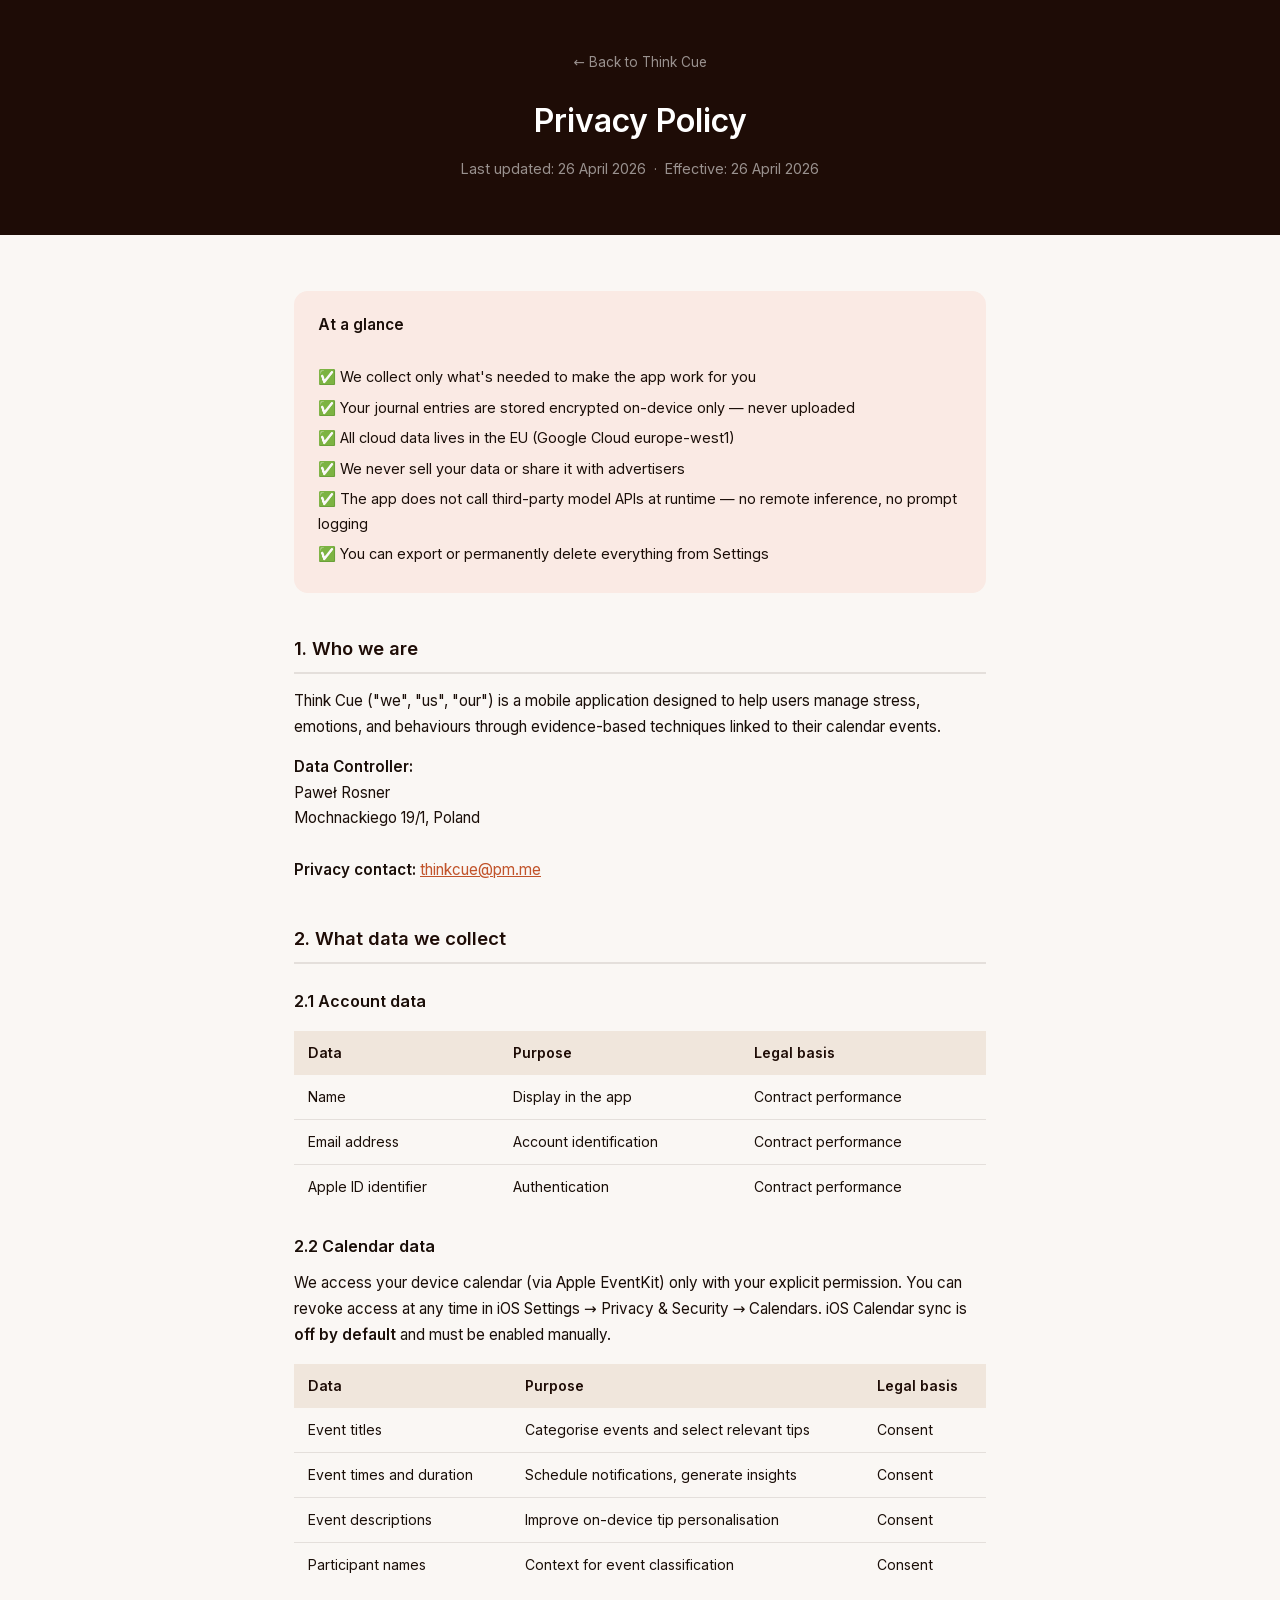
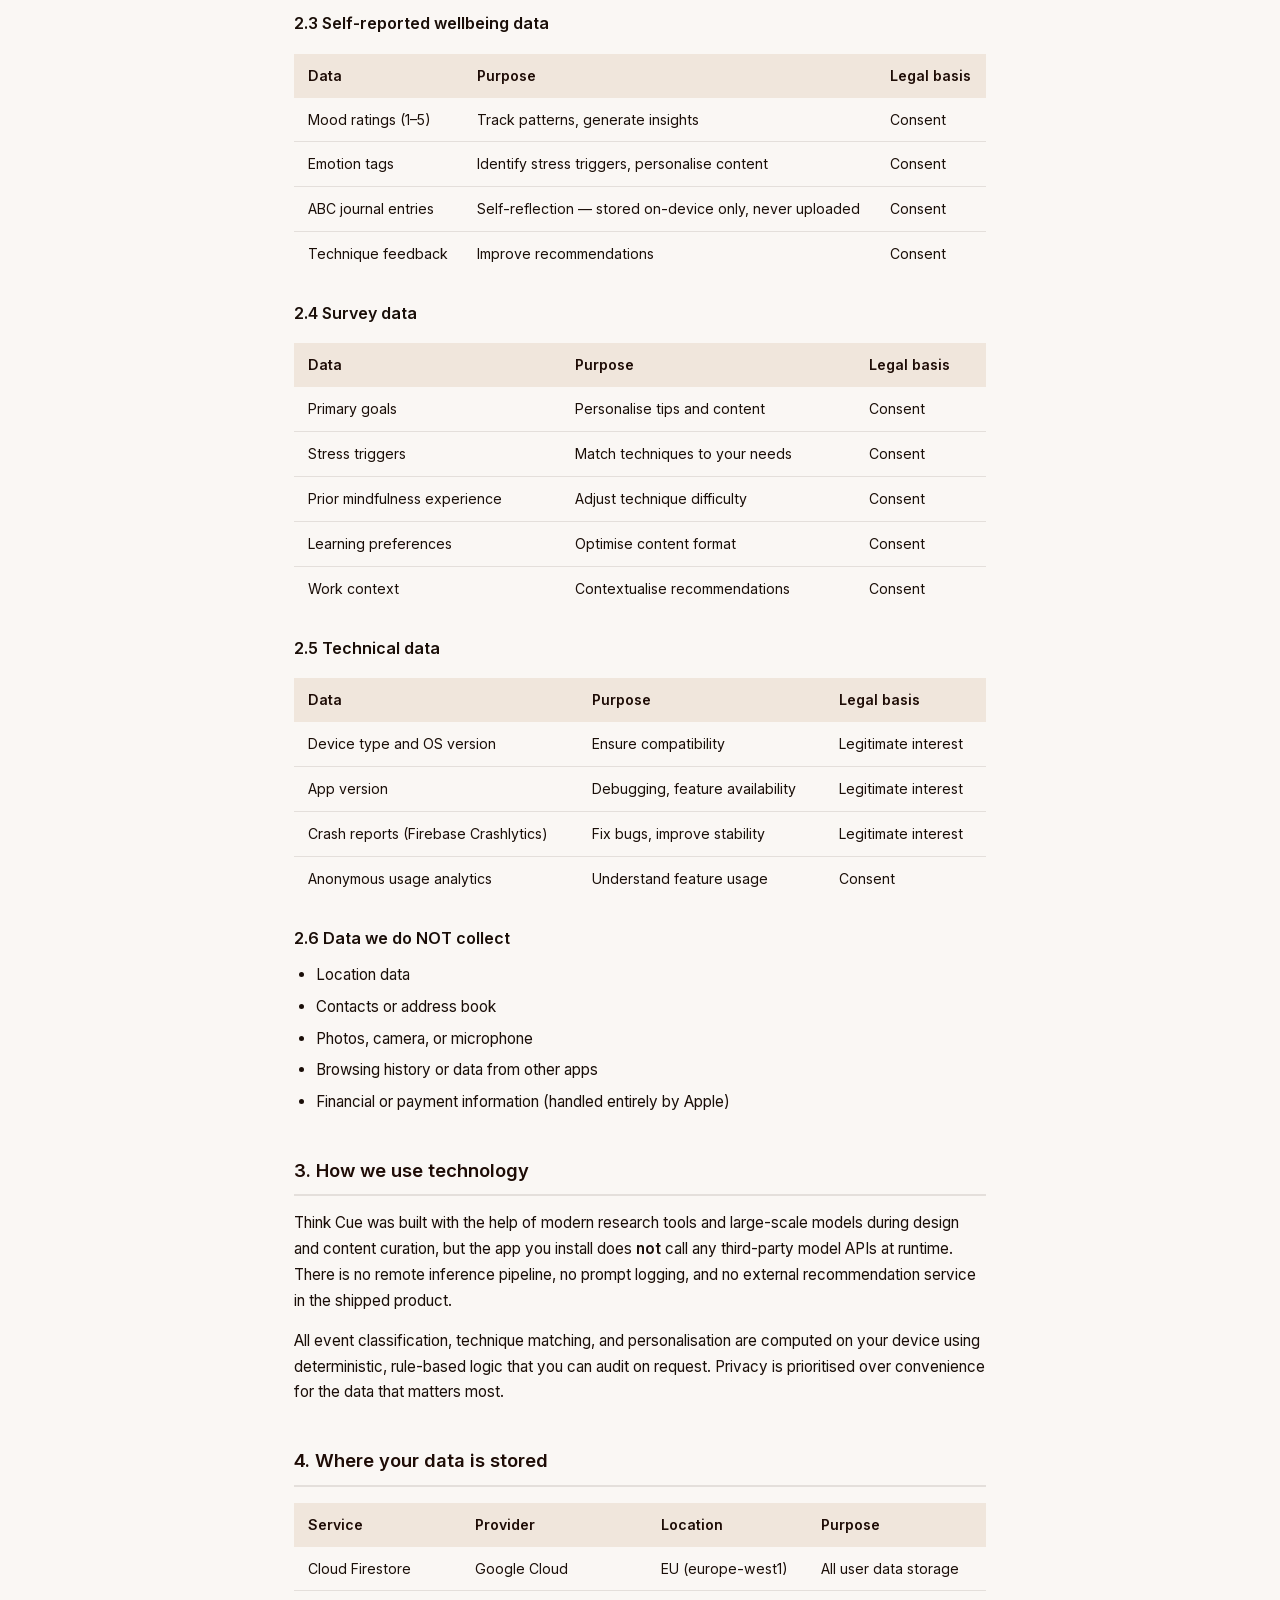
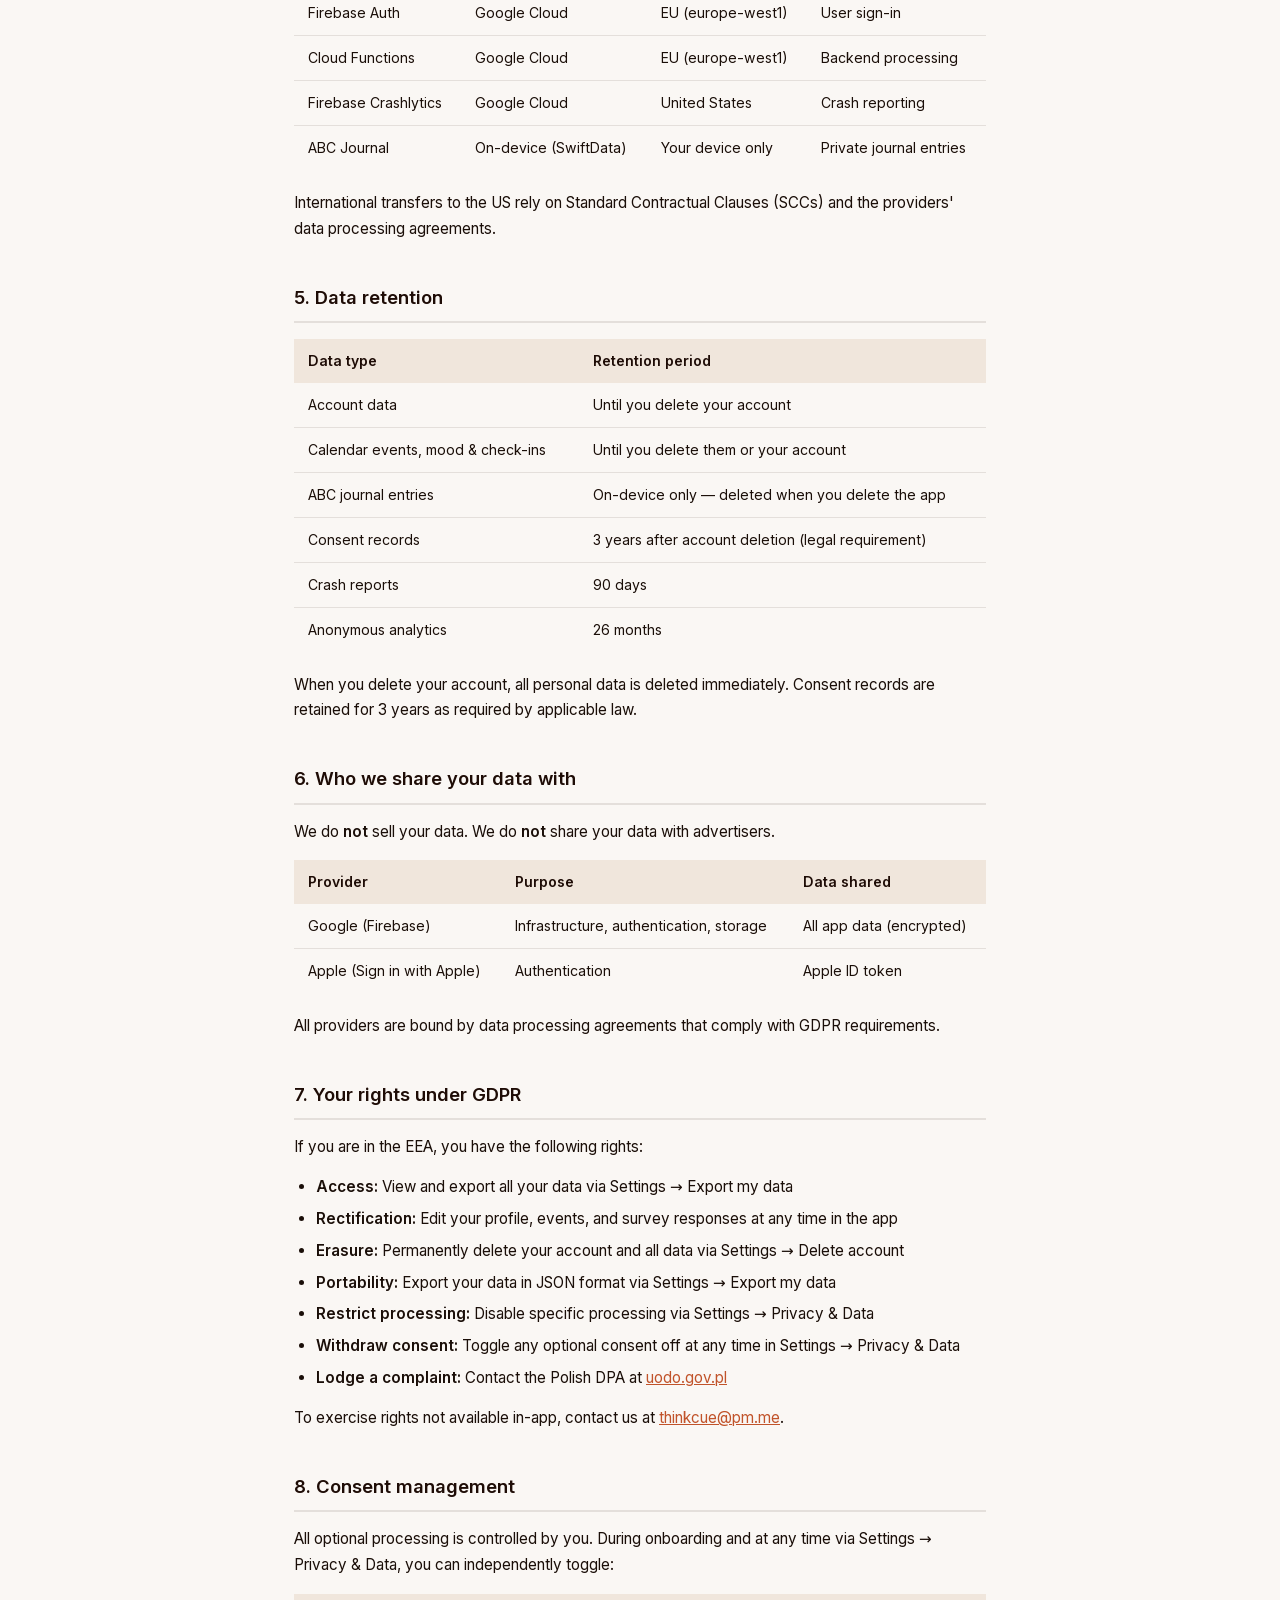
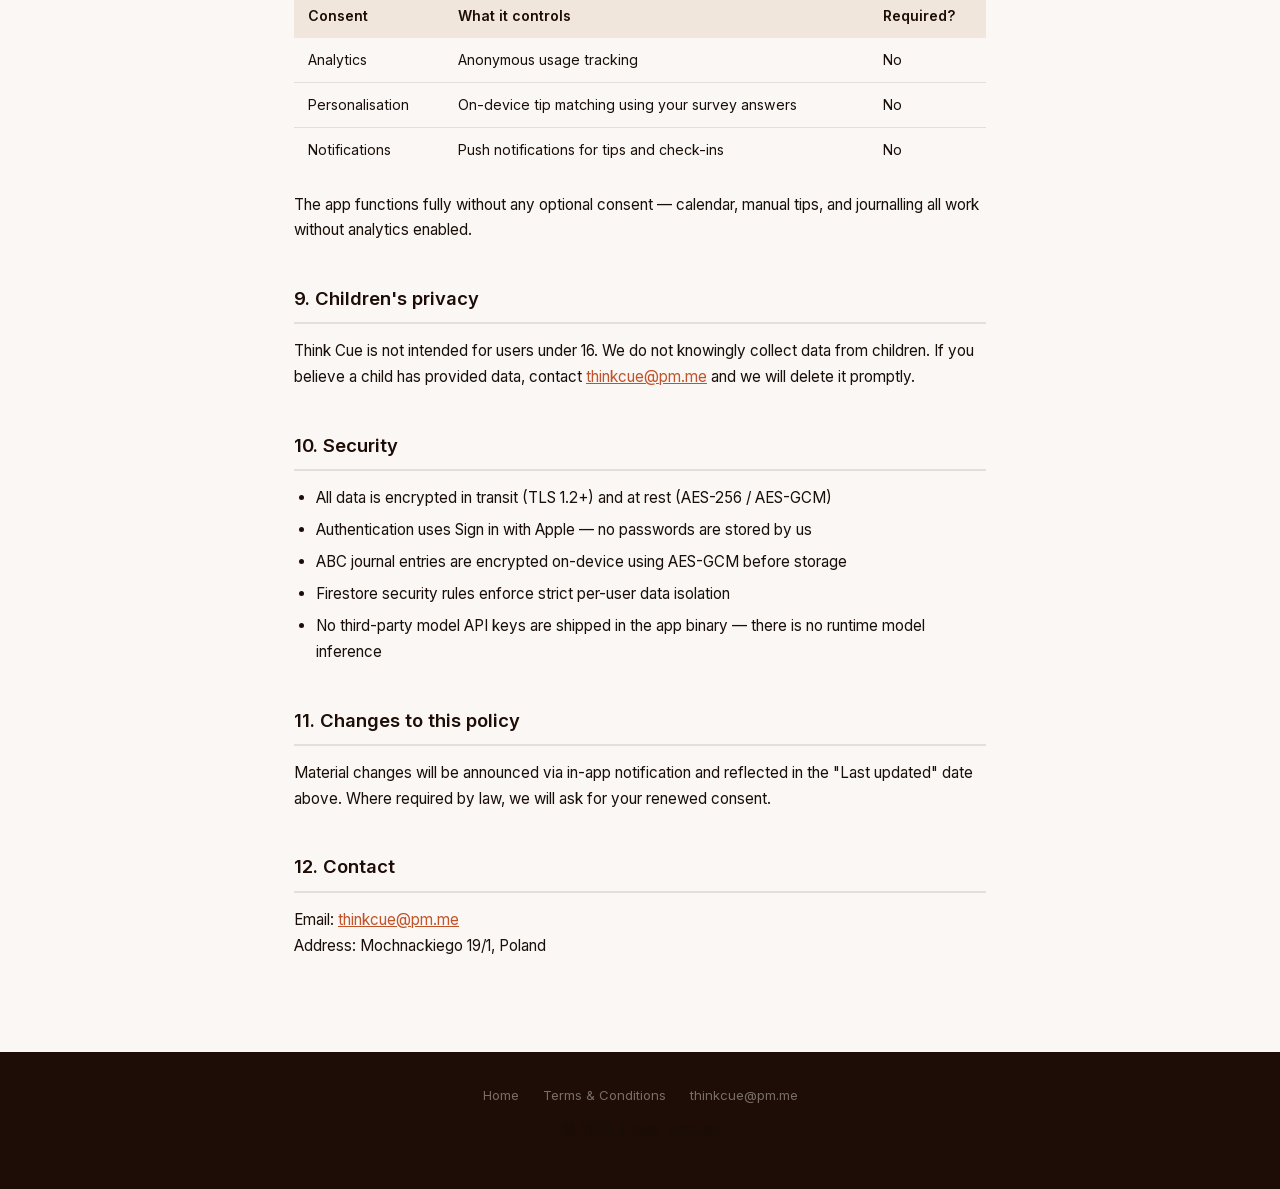
<file: privacy.html>
<!DOCTYPE html>
<html lang="en">
<head>
  <meta charset="UTF-8">
  <meta name="viewport" content="width=device-width, initial-scale=1">
  <title>Privacy Policy — Think Cue</title>
  <link rel="stylesheet" href="fonts/fonts.css">
  <style>
    :root {
      --brand:      #C1532A;
      --brand-dk:   #8B3518;
      --brand-pale: #FAEAE4;
      --dark:   #1E0C06;
      --cream:  #FAF7F4;
      --sand:   #F0E6DC;
      --text:   #1A0E08;
      --muted:  #7A6055;
      --border: rgba(30,12,6,.10);
      --white:  #FFFFFF;
      --font-sans: 'Inter', system-ui, sans-serif;
    }
    *, *::before, *::after { box-sizing: border-box; margin: 0; padding: 0; }
    html { scroll-behavior: smooth; }
    body {
      background: var(--cream);
      color: var(--text);
      font-family: var(--font-sans);
      font-size: 1rem;
      line-height: 1.7;
      -webkit-font-smoothing: antialiased;
    }
    a { color: var(--brand); }
    a:hover { color: var(--brand-dk); }

    /* ── Header ── */
    header {
      background: var(--dark);
      color: var(--white);
      padding: 48px 24px 40px;
      text-align: center;
    }
    .header-back {
      display: inline-flex; align-items: center; gap: 6px;
      color: rgba(255,255,255,.55);
      font-size: .85rem;
      text-decoration: none;
      margin-bottom: 20px;
    }
    .header-back:hover { color: var(--white); }
    header h1  { font-size: 2rem; font-weight: 700; }
    header p   { margin-top: 8px; color: rgba(255,255,255,.55); font-size: .9rem; }

    /* ── Content ── */
    article {
      max-width: 740px;
      margin: 0 auto;
      padding: 48px 24px 80px;
    }

    h2 {
      font-size: 1.15rem;
      font-weight: 700;
      color: var(--dark);
      margin: 40px 0 14px;
      padding-bottom: 8px;
      border-bottom: 2px solid var(--border);
    }
    h3 { font-size: 1rem; font-weight: 600; margin: 24px 0 10px; }
    p  { margin-bottom: 14px; font-size: .95rem; color: var(--text); }
    ul { margin: 10px 0 14px 22px; }
    li { font-size: .95rem; color: var(--text); margin-bottom: 6px; }

    /* Glance box */
    .glance {
      background: var(--brand-pale);
      border-radius: 14px;
      padding: 20px 24px;
      margin: 8px 0 32px;
    }
    .glance strong { font-size: .95rem; }
    .glance p { margin-bottom: 6px; font-size: .9rem; color: var(--text); }

    /* Tables */
    table {
      width: 100%;
      border-collapse: collapse;
      margin: 16px 0 20px;
      font-size: .88rem;
    }
    th {
      background: var(--sand);
      color: var(--dark);
      text-align: left;
      padding: 10px 14px;
      font-weight: 600;
    }
    td { padding: 10px 14px; border-bottom: 1px solid var(--border); vertical-align: top; }
    tr:last-child td { border-bottom: none; }

    /* ── Footer ── */
    footer {
      background: var(--dark);
      color: rgba(255,255,255,.5);
      padding: 32px 24px;
      text-align: center;
      font-size: .82rem;
    }
    .footer-links { display: flex; justify-content: center; gap: 1.5rem; margin-bottom: 10px; }
    .footer-links a { color: rgba(255,255,255,.4); text-decoration: none; transition: color .2s; }
    .footer-links a:hover { color: var(--white); }
  </style>
</head>
<body>

<header>
  <a class="header-back" href="index.html">← Back to Think Cue</a>
  <h1>Privacy Policy</h1>
  <p>Last updated: 26 April 2026 &nbsp;·&nbsp; Effective: 26 April 2026</p>
</header>

<article>

  <div class="glance">
    <strong>At a glance</strong><br><br>
    <p>✅ We collect only what's needed to make the app work for you</p>
    <p>✅ Your journal entries are stored encrypted on-device only — never uploaded</p>
    <p>✅ All cloud data lives in the EU (Google Cloud europe-west1)</p>
    <p>✅ We never sell your data or share it with advertisers</p>
    <p>✅ The app does not call third-party model APIs at runtime — no remote inference, no prompt logging</p>
    <p>✅ You can export or permanently delete everything from Settings</p>
  </div>

  <h2>1. Who we are</h2>
  <p>Think Cue ("we", "us", "our") is a mobile application designed to help users manage stress, emotions, and behaviours through evidence-based techniques linked to their calendar events.</p>
  <p>
    <strong>Data Controller:</strong><br>
    Paweł Rosner<br>
    Mochnackiego 19/1, Poland<br><br>
    <strong>Privacy contact:</strong> <a href="mailto:thinkcue@pm.me">thinkcue@pm.me</a>
  </p>

  <h2>2. What data we collect</h2>

  <h3>2.1 Account data</h3>
  <table>
    <tr><th>Data</th><th>Purpose</th><th>Legal basis</th></tr>
    <tr><td>Name</td><td>Display in the app</td><td>Contract performance</td></tr>
    <tr><td>Email address</td><td>Account identification</td><td>Contract performance</td></tr>
    <tr><td>Apple ID identifier</td><td>Authentication</td><td>Contract performance</td></tr>
  </table>

  <h3>2.2 Calendar data</h3>
  <p>We access your device calendar (via Apple EventKit) only with your explicit permission. You can revoke access at any time in iOS Settings → Privacy &amp; Security → Calendars. iOS Calendar sync is <strong>off by default</strong> and must be enabled manually.</p>
  <table>
    <tr><th>Data</th><th>Purpose</th><th>Legal basis</th></tr>
    <tr><td>Event titles</td><td>Categorise events and select relevant tips</td><td>Consent</td></tr>
    <tr><td>Event times and duration</td><td>Schedule notifications, generate insights</td><td>Consent</td></tr>
    <tr><td>Event descriptions</td><td>Improve on-device tip personalisation</td><td>Consent</td></tr>
    <tr><td>Participant names</td><td>Context for event classification</td><td>Consent</td></tr>
  </table>

  <h3>2.3 Self-reported wellbeing data</h3>
  <table>
    <tr><th>Data</th><th>Purpose</th><th>Legal basis</th></tr>
    <tr><td>Mood ratings (1–5)</td><td>Track patterns, generate insights</td><td>Consent</td></tr>
    <tr><td>Emotion tags</td><td>Identify stress triggers, personalise content</td><td>Consent</td></tr>
    <tr><td>ABC journal entries</td><td>Self-reflection — stored on-device only, never uploaded</td><td>Consent</td></tr>
    <tr><td>Technique feedback</td><td>Improve recommendations</td><td>Consent</td></tr>
  </table>

  <h3>2.4 Survey data</h3>
  <table>
    <tr><th>Data</th><th>Purpose</th><th>Legal basis</th></tr>
    <tr><td>Primary goals</td><td>Personalise tips and content</td><td>Consent</td></tr>
    <tr><td>Stress triggers</td><td>Match techniques to your needs</td><td>Consent</td></tr>
    <tr><td>Prior mindfulness experience</td><td>Adjust technique difficulty</td><td>Consent</td></tr>
    <tr><td>Learning preferences</td><td>Optimise content format</td><td>Consent</td></tr>
    <tr><td>Work context</td><td>Contextualise recommendations</td><td>Consent</td></tr>
  </table>

  <h3>2.5 Technical data</h3>
  <table>
    <tr><th>Data</th><th>Purpose</th><th>Legal basis</th></tr>
    <tr><td>Device type and OS version</td><td>Ensure compatibility</td><td>Legitimate interest</td></tr>
    <tr><td>App version</td><td>Debugging, feature availability</td><td>Legitimate interest</td></tr>
    <tr><td>Crash reports (Firebase Crashlytics)</td><td>Fix bugs, improve stability</td><td>Legitimate interest</td></tr>
    <tr><td>Anonymous usage analytics</td><td>Understand feature usage</td><td>Consent</td></tr>
  </table>

  <h3>2.6 Data we do NOT collect</h3>
  <ul>
    <li>Location data</li>
    <li>Contacts or address book</li>
    <li>Photos, camera, or microphone</li>
    <li>Browsing history or data from other apps</li>
    <li>Financial or payment information (handled entirely by Apple)</li>
  </ul>

  <h2>3. How we use technology</h2>
  <p>Think Cue was built with the help of modern research tools and large-scale models during design and content curation, but the app you install does <strong>not</strong> call any third-party model APIs at runtime. There is no remote inference pipeline, no prompt logging, and no external recommendation service in the shipped product.</p>
  <p>All event classification, technique matching, and personalisation are computed on your device using deterministic, rule-based logic that you can audit on request. Privacy is prioritised over convenience for the data that matters most.</p>

  <h2>4. Where your data is stored</h2>
  <table>
    <tr><th>Service</th><th>Provider</th><th>Location</th><th>Purpose</th></tr>
    <tr><td>Cloud Firestore</td><td>Google Cloud</td><td>EU (europe-west1)</td><td>All user data storage</td></tr>
    <tr><td>Firebase Auth</td><td>Google Cloud</td><td>EU (europe-west1)</td><td>User sign-in</td></tr>
    <tr><td>Cloud Functions</td><td>Google Cloud</td><td>EU (europe-west1)</td><td>Backend processing</td></tr>
    <tr><td>Firebase Crashlytics</td><td>Google Cloud</td><td>United States</td><td>Crash reporting</td></tr>
    <tr><td>ABC Journal</td><td>On-device (SwiftData)</td><td>Your device only</td><td>Private journal entries</td></tr>
  </table>
  <p>International transfers to the US rely on Standard Contractual Clauses (SCCs) and the providers' data processing agreements.</p>

  <h2>5. Data retention</h2>
  <table>
    <tr><th>Data type</th><th>Retention period</th></tr>
    <tr><td>Account data</td><td>Until you delete your account</td></tr>
    <tr><td>Calendar events, mood &amp; check-ins</td><td>Until you delete them or your account</td></tr>
    <tr><td>ABC journal entries</td><td>On-device only — deleted when you delete the app</td></tr>
    <tr><td>Consent records</td><td>3 years after account deletion (legal requirement)</td></tr>
    <tr><td>Crash reports</td><td>90 days</td></tr>
    <tr><td>Anonymous analytics</td><td>26 months</td></tr>
  </table>
  <p>When you delete your account, all personal data is deleted immediately. Consent records are retained for 3 years as required by applicable law.</p>

  <h2>6. Who we share your data with</h2>
  <p>We do <strong>not</strong> sell your data. We do <strong>not</strong> share your data with advertisers.</p>
  <table>
    <tr><th>Provider</th><th>Purpose</th><th>Data shared</th></tr>
    <tr><td>Google (Firebase)</td><td>Infrastructure, authentication, storage</td><td>All app data (encrypted)</td></tr>
    <tr><td>Apple (Sign in with Apple)</td><td>Authentication</td><td>Apple ID token</td></tr>
  </table>
  <p>All providers are bound by data processing agreements that comply with GDPR requirements.</p>

  <h2>7. Your rights under GDPR</h2>
  <p>If you are in the EEA, you have the following rights:</p>
  <ul>
    <li><strong>Access:</strong> View and export all your data via Settings → Export my data</li>
    <li><strong>Rectification:</strong> Edit your profile, events, and survey responses at any time in the app</li>
    <li><strong>Erasure:</strong> Permanently delete your account and all data via Settings → Delete account</li>
    <li><strong>Portability:</strong> Export your data in JSON format via Settings → Export my data</li>
    <li><strong>Restrict processing:</strong> Disable specific processing via Settings → Privacy &amp; Data</li>
    <li><strong>Withdraw consent:</strong> Toggle any optional consent off at any time in Settings → Privacy &amp; Data</li>
    <li><strong>Lodge a complaint:</strong> Contact the Polish DPA at <a href="https://uodo.gov.pl" target="_blank">uodo.gov.pl</a></li>
  </ul>
  <p>To exercise rights not available in-app, contact us at <a href="mailto:thinkcue@pm.me">thinkcue@pm.me</a>.</p>

  <h2>8. Consent management</h2>
  <p>All optional processing is controlled by you. During onboarding and at any time via Settings → Privacy &amp; Data, you can independently toggle:</p>
  <table>
    <tr><th>Consent</th><th>What it controls</th><th>Required?</th></tr>
    <tr><td>Analytics</td><td>Anonymous usage tracking</td><td>No</td></tr>
    <tr><td>Personalisation</td><td>On-device tip matching using your survey answers</td><td>No</td></tr>
    <tr><td>Notifications</td><td>Push notifications for tips and check-ins</td><td>No</td></tr>
  </table>
  <p>The app functions fully without any optional consent — calendar, manual tips, and journalling all work without analytics enabled.</p>

  <h2>9. Children's privacy</h2>
  <p>Think Cue is not intended for users under 16. We do not knowingly collect data from children. If you believe a child has provided data, contact <a href="mailto:thinkcue@pm.me">thinkcue@pm.me</a> and we will delete it promptly.</p>

  <h2>10. Security</h2>
  <ul>
    <li>All data is encrypted in transit (TLS 1.2+) and at rest (AES-256 / AES-GCM)</li>
    <li>Authentication uses Sign in with Apple — no passwords are stored by us</li>
    <li>ABC journal entries are encrypted on-device using AES-GCM before storage</li>
    <li>Firestore security rules enforce strict per-user data isolation</li>
    <li>No third-party model API keys are shipped in the app binary — there is no runtime model inference</li>
  </ul>

  <h2>11. Changes to this policy</h2>
  <p>Material changes will be announced via in-app notification and reflected in the "Last updated" date above. Where required by law, we will ask for your renewed consent.</p>

  <h2>12. Contact</h2>
  <p>
    Email: <a href="mailto:thinkcue@pm.me">thinkcue@pm.me</a><br>
    Address: Mochnackiego 19/1, Poland
  </p>

</article>

<footer>
  <div class="footer-links">
    <a href="index.html">Home</a>
    <a href="terms.html">Terms &amp; Conditions</a>
    <a href="mailto:thinkcue@pm.me">thinkcue@pm.me</a>
  </div>
  <p>&copy; 2026 Paweł Rosner.</p>
</footer>

</body>
</html>
</file>
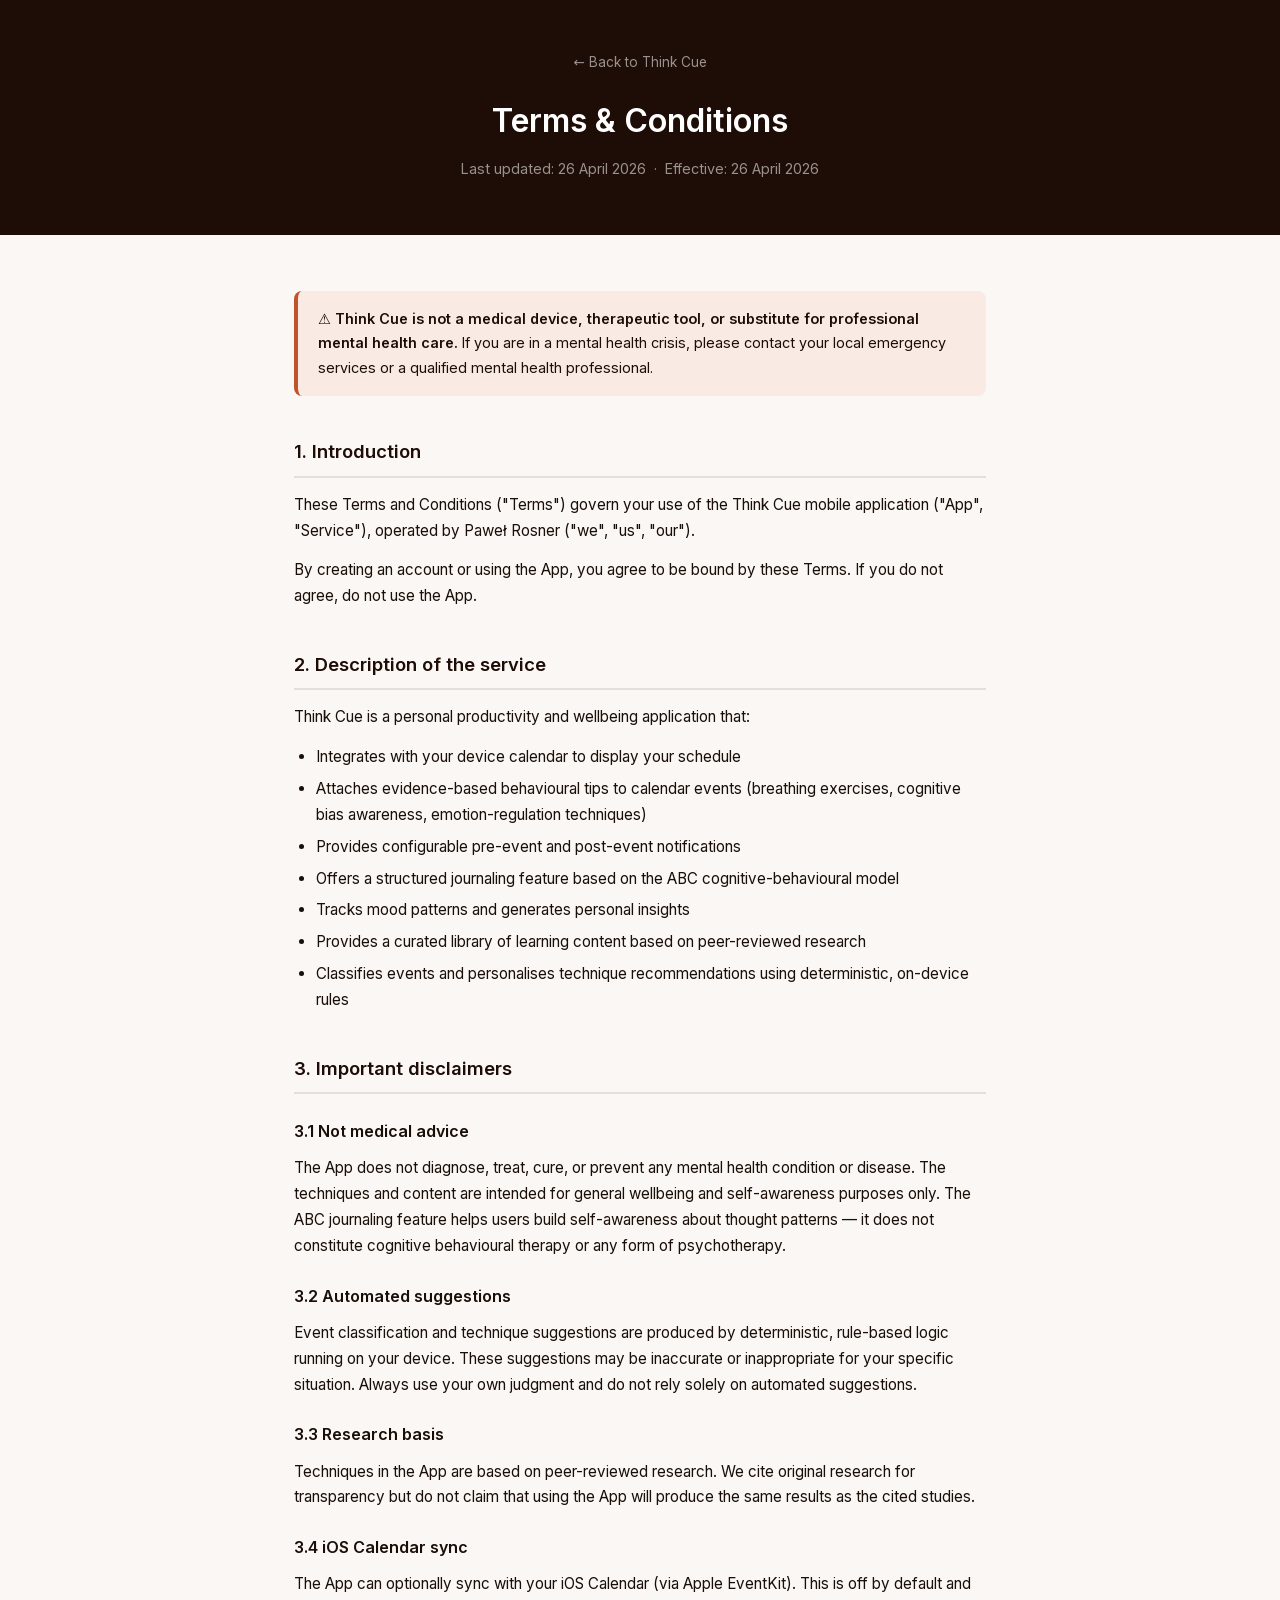
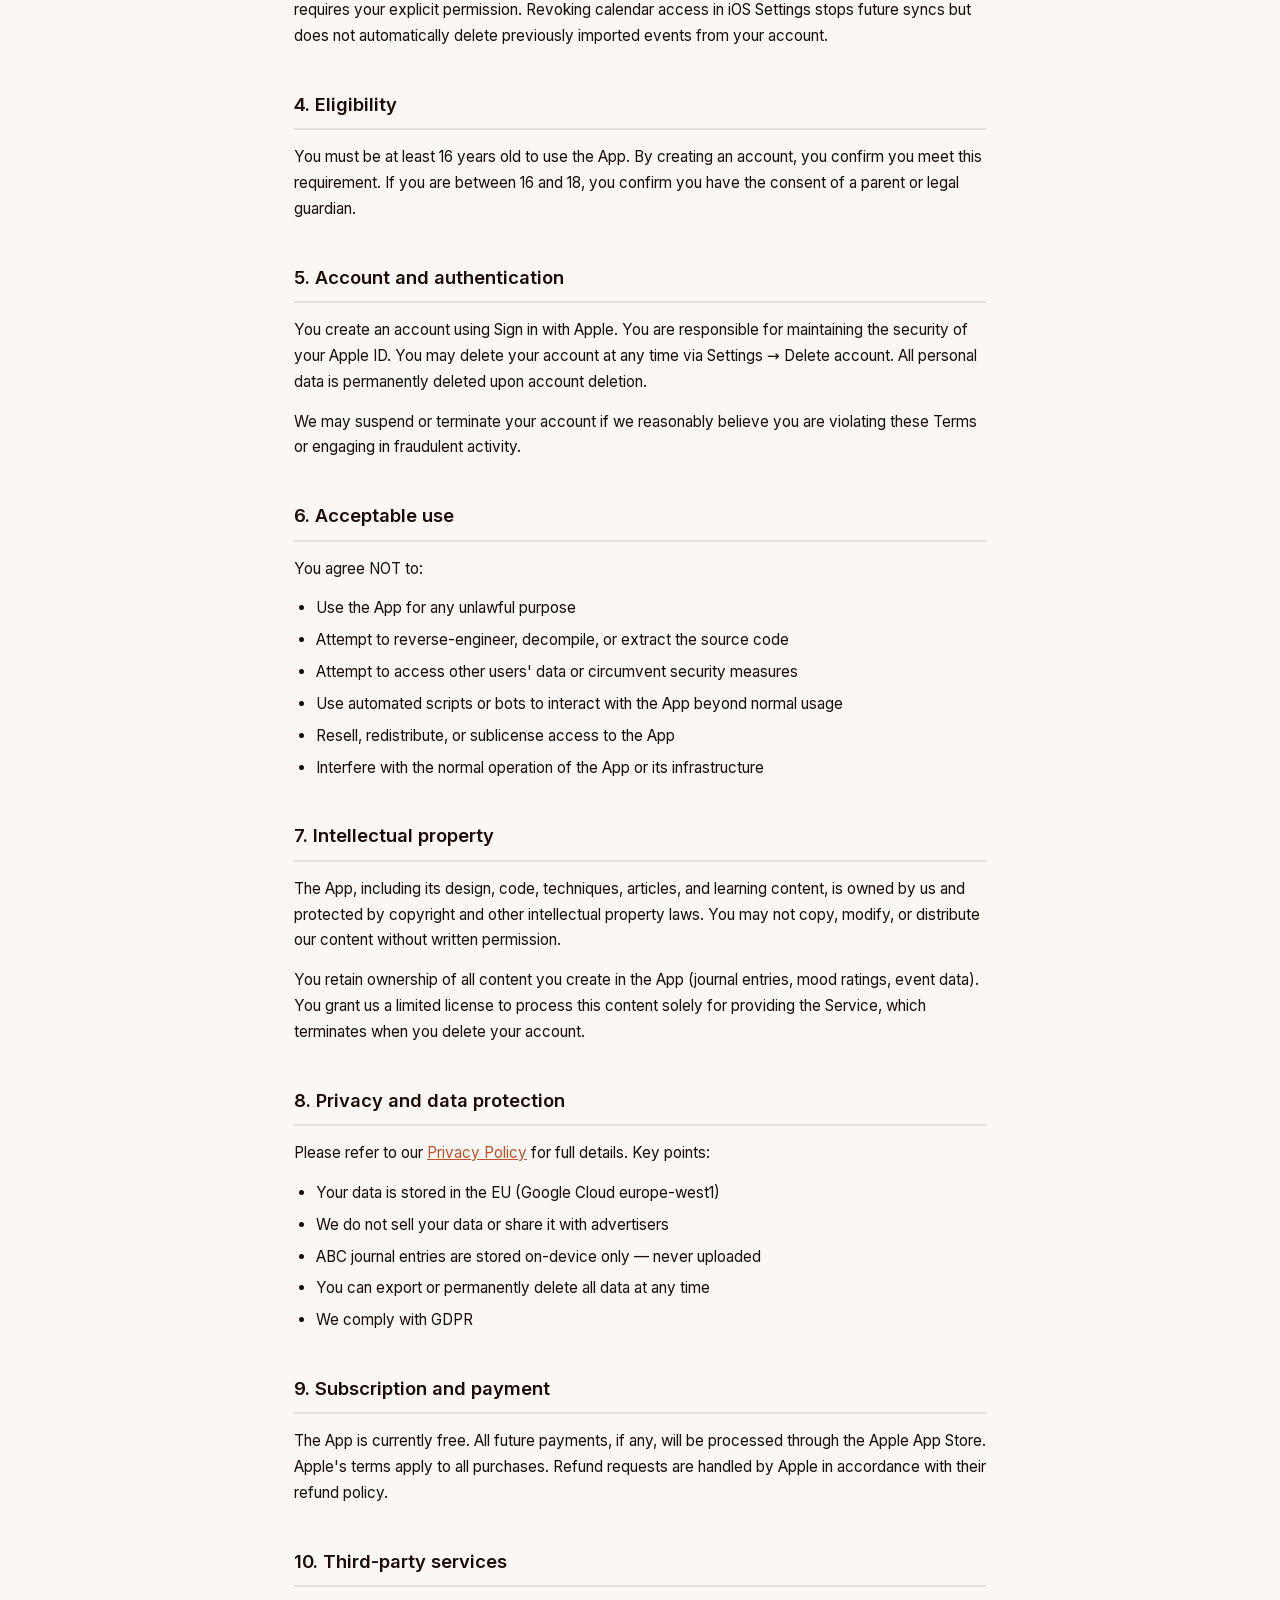
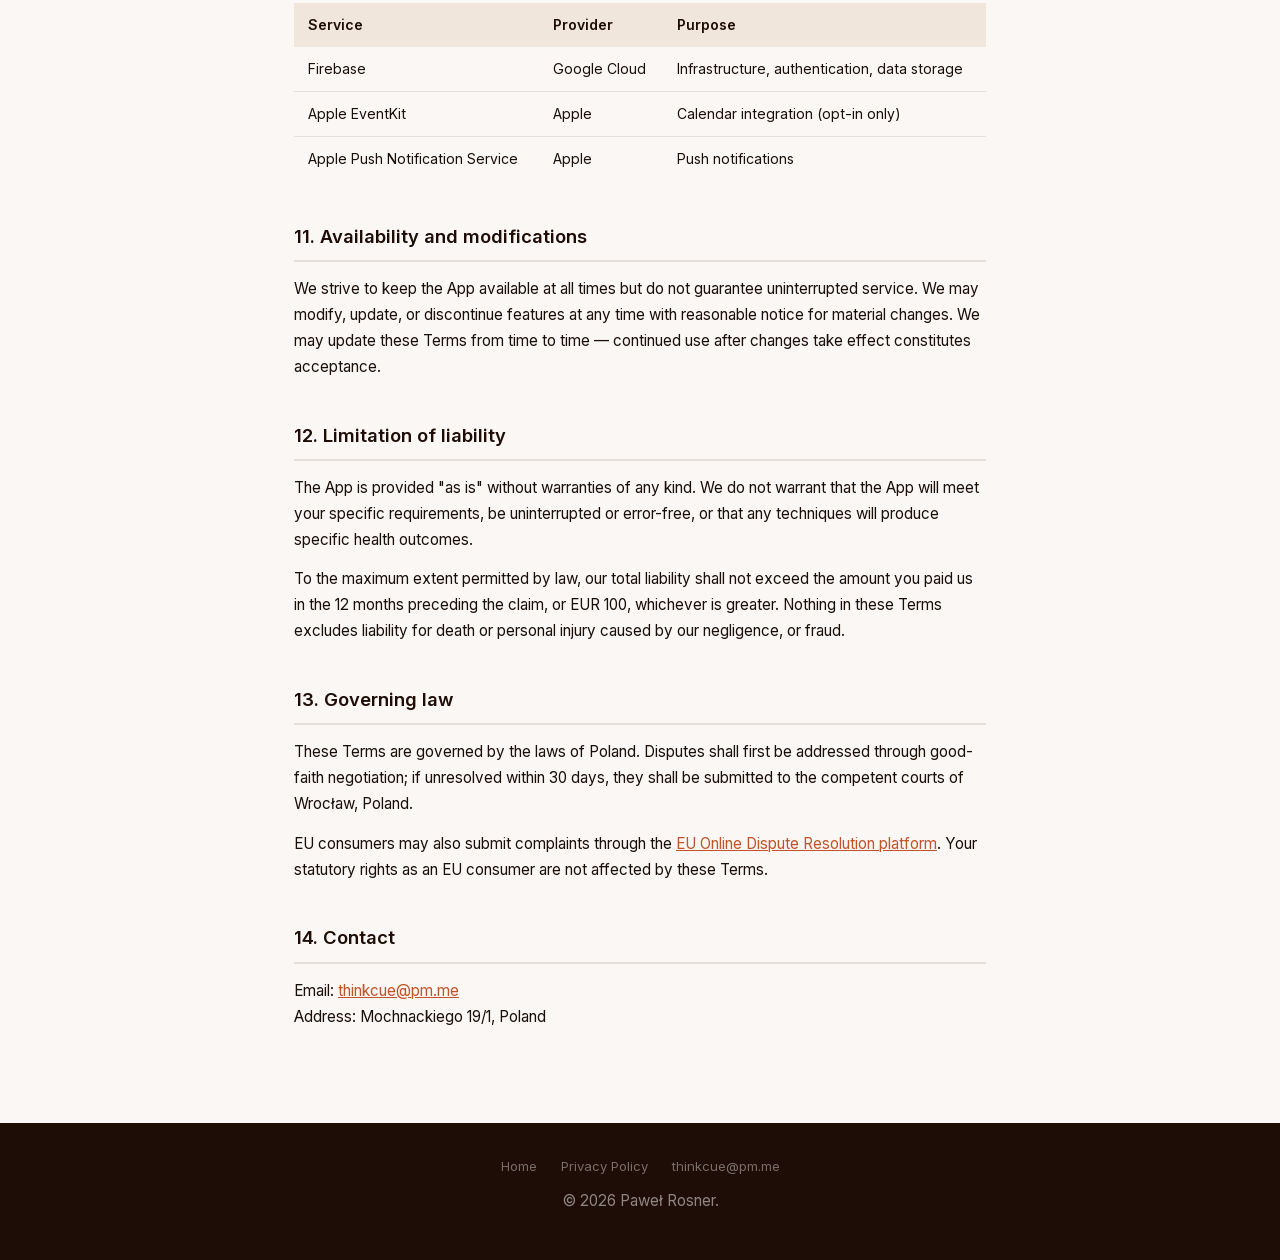
<file: terms.html>
<!DOCTYPE html>
<html lang="en">
<head>
  <meta charset="UTF-8">
  <meta name="viewport" content="width=device-width, initial-scale=1">
  <title>Terms &amp; Conditions — Think Cue</title>
  <link rel="stylesheet" href="fonts/fonts.css">
  <style>
    :root {
      --brand:      #C1532A;
      --brand-dk:   #8B3518;
      --brand-pale: #FAEAE4;
      --dark:   #1E0C06;
      --cream:  #FAF7F4;
      --sand:   #F0E6DC;
      --text:   #1A0E08;
      --muted:  #7A6055;
      --border: rgba(30,12,6,.10);
      --white:  #FFFFFF;
      --font-sans: 'Inter', system-ui, sans-serif;
    }
    *, *::before, *::after { box-sizing: border-box; margin: 0; padding: 0; }
    html { scroll-behavior: smooth; }
    body {
      background: var(--cream);
      color: var(--text);
      font-family: var(--font-sans);
      font-size: 1rem;
      line-height: 1.7;
      -webkit-font-smoothing: antialiased;
    }
    a { color: var(--brand); }
    a:hover { color: var(--brand-dk); }

    header {
      background: var(--dark);
      color: var(--white);
      padding: 48px 24px 40px;
      text-align: center;
    }
    .header-back {
      display: inline-flex; align-items: center; gap: 6px;
      color: rgba(255,255,255,.55);
      font-size: .85rem;
      text-decoration: none;
      margin-bottom: 20px;
    }
    .header-back:hover { color: var(--white); }
    header h1  { font-size: 2rem; font-weight: 700; }
    header p   { margin-top: 8px; color: rgba(255,255,255,.55); font-size: .9rem; }

    article {
      max-width: 740px;
      margin: 0 auto;
      padding: 48px 24px 80px;
    }

    h2 {
      font-size: 1.15rem;
      font-weight: 700;
      color: var(--dark);
      margin: 40px 0 14px;
      padding-bottom: 8px;
      border-bottom: 2px solid var(--border);
    }
    h3 { font-size: 1rem; font-weight: 600; margin: 24px 0 10px; }
    p  { margin-bottom: 14px; font-size: .95rem; }
    ul { margin: 10px 0 14px 22px; }
    li { font-size: .95rem; margin-bottom: 6px; }

    .warning {
      background: var(--brand-pale);
      border-left: 4px solid var(--brand);
      border-radius: 8px;
      padding: 16px 20px;
      font-size: .9rem;
      margin: 8px 0 32px;
    }

    table {
      width: 100%;
      border-collapse: collapse;
      margin: 16px 0 20px;
      font-size: .88rem;
    }
    th {
      background: var(--sand);
      color: var(--dark);
      text-align: left;
      padding: 10px 14px;
      font-weight: 600;
    }
    td { padding: 10px 14px; border-bottom: 1px solid var(--border); vertical-align: top; }
    tr:last-child td { border-bottom: none; }

    footer {
      background: var(--dark);
      color: rgba(255,255,255,.5);
      padding: 32px 24px;
      text-align: center;
      font-size: .82rem;
    }
    .footer-links { display: flex; justify-content: center; gap: 1.5rem; margin-bottom: 10px; }
    .footer-links a { color: rgba(255,255,255,.4); text-decoration: none; transition: color .2s; }
    .footer-links a:hover { color: var(--white); }
  </style>
</head>
<body>

<header>
  <a class="header-back" href="index.html">← Back to Think Cue</a>
  <h1>Terms &amp; Conditions</h1>
  <p>Last updated: 26 April 2026 &nbsp;·&nbsp; Effective: 26 April 2026</p>
</header>

<article>

  <div class="warning">
    ⚠️ <strong>Think Cue is not a medical device, therapeutic tool, or substitute for professional mental health care.</strong> If you are in a mental health crisis, please contact your local emergency services or a qualified mental health professional.
  </div>

  <h2>1. Introduction</h2>
  <p>These Terms and Conditions ("Terms") govern your use of the Think Cue mobile application ("App", "Service"), operated by Paweł Rosner ("we", "us", "our").</p>
  <p>By creating an account or using the App, you agree to be bound by these Terms. If you do not agree, do not use the App.</p>

  <h2>2. Description of the service</h2>
  <p>Think Cue is a personal productivity and wellbeing application that:</p>
  <ul>
    <li>Integrates with your device calendar to display your schedule</li>
    <li>Attaches evidence-based behavioural tips to calendar events (breathing exercises, cognitive bias awareness, emotion-regulation techniques)</li>
    <li>Provides configurable pre-event and post-event notifications</li>
    <li>Offers a structured journaling feature based on the ABC cognitive-behavioural model</li>
    <li>Tracks mood patterns and generates personal insights</li>
    <li>Provides a curated library of learning content based on peer-reviewed research</li>
    <li>Classifies events and personalises technique recommendations using deterministic, on-device rules</li>
  </ul>

  <h2>3. Important disclaimers</h2>

  <h3>3.1 Not medical advice</h3>
  <p>The App does not diagnose, treat, cure, or prevent any mental health condition or disease. The techniques and content are intended for general wellbeing and self-awareness purposes only. The ABC journaling feature helps users build self-awareness about thought patterns — it does not constitute cognitive behavioural therapy or any form of psychotherapy.</p>

  <h3>3.2 Automated suggestions</h3>
  <p>Event classification and technique suggestions are produced by deterministic, rule-based logic running on your device. These suggestions may be inaccurate or inappropriate for your specific situation. Always use your own judgment and do not rely solely on automated suggestions.</p>

  <h3>3.3 Research basis</h3>
  <p>Techniques in the App are based on peer-reviewed research. We cite original research for transparency but do not claim that using the App will produce the same results as the cited studies.</p>

  <h3>3.4 iOS Calendar sync</h3>
  <p>The App can optionally sync with your iOS Calendar (via Apple EventKit). This is off by default and requires your explicit permission. Revoking calendar access in iOS Settings stops future syncs but does not automatically delete previously imported events from your account.</p>

  <h2>4. Eligibility</h2>
  <p>You must be at least 16 years old to use the App. By creating an account, you confirm you meet this requirement. If you are between 16 and 18, you confirm you have the consent of a parent or legal guardian.</p>

  <h2>5. Account and authentication</h2>
  <p>You create an account using Sign in with Apple. You are responsible for maintaining the security of your Apple ID. You may delete your account at any time via Settings → Delete account. All personal data is permanently deleted upon account deletion.</p>
  <p>We may suspend or terminate your account if we reasonably believe you are violating these Terms or engaging in fraudulent activity.</p>

  <h2>6. Acceptable use</h2>
  <p>You agree NOT to:</p>
  <ul>
    <li>Use the App for any unlawful purpose</li>
    <li>Attempt to reverse-engineer, decompile, or extract the source code</li>
    <li>Attempt to access other users' data or circumvent security measures</li>
    <li>Use automated scripts or bots to interact with the App beyond normal usage</li>
    <li>Resell, redistribute, or sublicense access to the App</li>
    <li>Interfere with the normal operation of the App or its infrastructure</li>
  </ul>

  <h2>7. Intellectual property</h2>
  <p>The App, including its design, code, techniques, articles, and learning content, is owned by us and protected by copyright and other intellectual property laws. You may not copy, modify, or distribute our content without written permission.</p>
  <p>You retain ownership of all content you create in the App (journal entries, mood ratings, event data). You grant us a limited license to process this content solely for providing the Service, which terminates when you delete your account.</p>

  <h2>8. Privacy and data protection</h2>
  <p>Please refer to our <a href="privacy.html">Privacy Policy</a> for full details. Key points:</p>
  <ul>
    <li>Your data is stored in the EU (Google Cloud europe-west1)</li>
    <li>We do not sell your data or share it with advertisers</li>
    <li>ABC journal entries are stored on-device only — never uploaded</li>
    <li>You can export or permanently delete all data at any time</li>
    <li>We comply with GDPR</li>
  </ul>

  <h2>9. Subscription and payment</h2>
  <p>The App is currently free. All future payments, if any, will be processed through the Apple App Store. Apple's terms apply to all purchases. Refund requests are handled by Apple in accordance with their refund policy.</p>

  <h2>10. Third-party services</h2>
  <table>
    <tr><th>Service</th><th>Provider</th><th>Purpose</th></tr>
    <tr><td>Firebase</td><td>Google Cloud</td><td>Infrastructure, authentication, data storage</td></tr>
    <tr><td>Apple EventKit</td><td>Apple</td><td>Calendar integration (opt-in only)</td></tr>
    <tr><td>Apple Push Notification Service</td><td>Apple</td><td>Push notifications</td></tr>
  </table>

  <h2>11. Availability and modifications</h2>
  <p>We strive to keep the App available at all times but do not guarantee uninterrupted service. We may modify, update, or discontinue features at any time with reasonable notice for material changes. We may update these Terms from time to time — continued use after changes take effect constitutes acceptance.</p>

  <h2>12. Limitation of liability</h2>
  <p>The App is provided "as is" without warranties of any kind. We do not warrant that the App will meet your specific requirements, be uninterrupted or error-free, or that any techniques will produce specific health outcomes.</p>
  <p>To the maximum extent permitted by law, our total liability shall not exceed the amount you paid us in the 12 months preceding the claim, or EUR 100, whichever is greater. Nothing in these Terms excludes liability for death or personal injury caused by our negligence, or fraud.</p>

  <h2>13. Governing law</h2>
  <p>These Terms are governed by the laws of Poland. Disputes shall first be addressed through good-faith negotiation; if unresolved within 30 days, they shall be submitted to the competent courts of Wrocław, Poland.</p>
  <p>EU consumers may also submit complaints through the <a href="https://ec.europa.eu/consumers/odr" target="_blank">EU Online Dispute Resolution platform</a>. Your statutory rights as an EU consumer are not affected by these Terms.</p>

  <h2>14. Contact</h2>
  <p>
    Email: <a href="mailto:thinkcue@pm.me">thinkcue@pm.me</a><br>
    Address: Mochnackiego 19/1, Poland
  </p>

</article>

<footer>
  <div class="footer-links">
    <a href="index.html">Home</a>
    <a href="privacy.html">Privacy Policy</a>
    <a href="mailto:thinkcue@pm.me">thinkcue@pm.me</a>
  </div>
  <p>&copy; 2026 Paweł Rosner.</p>
</footer>

</body>
</html>
</file>
<file: fonts/fonts.css>
/* latin-ext */
@font-face {
  font-family: 'Cormorant Garamond';
  font-style: italic;
  font-weight: 300;
  font-display: swap;
  src: url(CormorantGaramond-300i-latin-ext.woff2) format('woff2');
  unicode-range: U+0100-02BA, U+02BD-02C5, U+02C7-02CC, U+02CE-02D7, U+02DD-02FF, U+0304, U+0308, U+0329, U+1D00-1DBF, U+1E00-1E9F, U+1EF2-1EFF, U+2020, U+20A0-20AB, U+20AD-20C0, U+2113, U+2C60-2C7F, U+A720-A7FF;
}
/* latin */
@font-face {
  font-family: 'Cormorant Garamond';
  font-style: italic;
  font-weight: 300;
  font-display: swap;
  src: url(CormorantGaramond-300i-latin.woff2) format('woff2');
  unicode-range: U+0000-00FF, U+0131, U+0152-0153, U+02BB-02BC, U+02C6, U+02DA, U+02DC, U+0304, U+0308, U+0329, U+2000-206F, U+20AC, U+2122, U+2191, U+2193, U+2212, U+2215, U+FEFF, U+FFFD;
}
/* latin-ext */
@font-face {
  font-family: 'Cormorant Garamond';
  font-style: italic;
  font-weight: 400;
  font-display: swap;
  src: url(CormorantGaramond-400i-latin-ext.woff2) format('woff2');
  unicode-range: U+0100-02BA, U+02BD-02C5, U+02C7-02CC, U+02CE-02D7, U+02DD-02FF, U+0304, U+0308, U+0329, U+1D00-1DBF, U+1E00-1E9F, U+1EF2-1EFF, U+2020, U+20A0-20AB, U+20AD-20C0, U+2113, U+2C60-2C7F, U+A720-A7FF;
}
/* latin */
@font-face {
  font-family: 'Cormorant Garamond';
  font-style: italic;
  font-weight: 400;
  font-display: swap;
  src: url(CormorantGaramond-400i-latin.woff2) format('woff2');
  unicode-range: U+0000-00FF, U+0131, U+0152-0153, U+02BB-02BC, U+02C6, U+02DA, U+02DC, U+0304, U+0308, U+0329, U+2000-206F, U+20AC, U+2122, U+2191, U+2193, U+2212, U+2215, U+FEFF, U+FFFD;
}
/* latin-ext */
@font-face {
  font-family: 'Cormorant Garamond';
  font-style: italic;
  font-weight: 500;
  font-display: swap;
  src: url(CormorantGaramond-500i-latin-ext.woff2) format('woff2');
  unicode-range: U+0100-02BA, U+02BD-02C5, U+02C7-02CC, U+02CE-02D7, U+02DD-02FF, U+0304, U+0308, U+0329, U+1D00-1DBF, U+1E00-1E9F, U+1EF2-1EFF, U+2020, U+20A0-20AB, U+20AD-20C0, U+2113, U+2C60-2C7F, U+A720-A7FF;
}
/* latin */
@font-face {
  font-family: 'Cormorant Garamond';
  font-style: italic;
  font-weight: 500;
  font-display: swap;
  src: url(CormorantGaramond-500i-latin.woff2) format('woff2');
  unicode-range: U+0000-00FF, U+0131, U+0152-0153, U+02BB-02BC, U+02C6, U+02DA, U+02DC, U+0304, U+0308, U+0329, U+2000-206F, U+20AC, U+2122, U+2191, U+2193, U+2212, U+2215, U+FEFF, U+FFFD;
}
/* latin-ext */
@font-face {
  font-family: 'Cormorant Garamond';
  font-style: normal;
  font-weight: 300;
  font-display: swap;
  src: url(CormorantGaramond-300-latin-ext.woff2) format('woff2');
  unicode-range: U+0100-02BA, U+02BD-02C5, U+02C7-02CC, U+02CE-02D7, U+02DD-02FF, U+0304, U+0308, U+0329, U+1D00-1DBF, U+1E00-1E9F, U+1EF2-1EFF, U+2020, U+20A0-20AB, U+20AD-20C0, U+2113, U+2C60-2C7F, U+A720-A7FF;
}
/* latin */
@font-face {
  font-family: 'Cormorant Garamond';
  font-style: normal;
  font-weight: 300;
  font-display: swap;
  src: url(CormorantGaramond-300-latin.woff2) format('woff2');
  unicode-range: U+0000-00FF, U+0131, U+0152-0153, U+02BB-02BC, U+02C6, U+02DA, U+02DC, U+0304, U+0308, U+0329, U+2000-206F, U+20AC, U+2122, U+2191, U+2193, U+2212, U+2215, U+FEFF, U+FFFD;
}
/* latin-ext */
@font-face {
  font-family: 'Cormorant Garamond';
  font-style: normal;
  font-weight: 400;
  font-display: swap;
  src: url(CormorantGaramond-400-latin-ext.woff2) format('woff2');
  unicode-range: U+0100-02BA, U+02BD-02C5, U+02C7-02CC, U+02CE-02D7, U+02DD-02FF, U+0304, U+0308, U+0329, U+1D00-1DBF, U+1E00-1E9F, U+1EF2-1EFF, U+2020, U+20A0-20AB, U+20AD-20C0, U+2113, U+2C60-2C7F, U+A720-A7FF;
}
/* latin */
@font-face {
  font-family: 'Cormorant Garamond';
  font-style: normal;
  font-weight: 400;
  font-display: swap;
  src: url(CormorantGaramond-400-latin.woff2) format('woff2');
  unicode-range: U+0000-00FF, U+0131, U+0152-0153, U+02BB-02BC, U+02C6, U+02DA, U+02DC, U+0304, U+0308, U+0329, U+2000-206F, U+20AC, U+2122, U+2191, U+2193, U+2212, U+2215, U+FEFF, U+FFFD;
}
/* latin-ext */
@font-face {
  font-family: 'Cormorant Garamond';
  font-style: normal;
  font-weight: 500;
  font-display: swap;
  src: url(CormorantGaramond-500-latin-ext.woff2) format('woff2');
  unicode-range: U+0100-02BA, U+02BD-02C5, U+02C7-02CC, U+02CE-02D7, U+02DD-02FF, U+0304, U+0308, U+0329, U+1D00-1DBF, U+1E00-1E9F, U+1EF2-1EFF, U+2020, U+20A0-20AB, U+20AD-20C0, U+2113, U+2C60-2C7F, U+A720-A7FF;
}
/* latin */
@font-face {
  font-family: 'Cormorant Garamond';
  font-style: normal;
  font-weight: 500;
  font-display: swap;
  src: url(CormorantGaramond-500-latin.woff2) format('woff2');
  unicode-range: U+0000-00FF, U+0131, U+0152-0153, U+02BB-02BC, U+02C6, U+02DA, U+02DC, U+0304, U+0308, U+0329, U+2000-206F, U+20AC, U+2122, U+2191, U+2193, U+2212, U+2215, U+FEFF, U+FFFD;
}
/* latin-ext */
@font-face {
  font-family: 'Cormorant Garamond';
  font-style: normal;
  font-weight: 600;
  font-display: swap;
  src: url(CormorantGaramond-600-latin-ext.woff2) format('woff2');
  unicode-range: U+0100-02BA, U+02BD-02C5, U+02C7-02CC, U+02CE-02D7, U+02DD-02FF, U+0304, U+0308, U+0329, U+1D00-1DBF, U+1E00-1E9F, U+1EF2-1EFF, U+2020, U+20A0-20AB, U+20AD-20C0, U+2113, U+2C60-2C7F, U+A720-A7FF;
}
/* latin */
@font-face {
  font-family: 'Cormorant Garamond';
  font-style: normal;
  font-weight: 600;
  font-display: swap;
  src: url(CormorantGaramond-600-latin.woff2) format('woff2');
  unicode-range: U+0000-00FF, U+0131, U+0152-0153, U+02BB-02BC, U+02C6, U+02DA, U+02DC, U+0304, U+0308, U+0329, U+2000-206F, U+20AC, U+2122, U+2191, U+2193, U+2212, U+2215, U+FEFF, U+FFFD;
}
/* latin-ext */
@font-face {
  font-family: 'Inter';
  font-style: normal;
  font-weight: 300;
  font-display: swap;
  src: url(Inter-300-latin-ext.woff2) format('woff2');
  unicode-range: U+0100-02BA, U+02BD-02C5, U+02C7-02CC, U+02CE-02D7, U+02DD-02FF, U+0304, U+0308, U+0329, U+1D00-1DBF, U+1E00-1E9F, U+1EF2-1EFF, U+2020, U+20A0-20AB, U+20AD-20C0, U+2113, U+2C60-2C7F, U+A720-A7FF;
}
/* latin */
@font-face {
  font-family: 'Inter';
  font-style: normal;
  font-weight: 300;
  font-display: swap;
  src: url(Inter-300-latin.woff2) format('woff2');
  unicode-range: U+0000-00FF, U+0131, U+0152-0153, U+02BB-02BC, U+02C6, U+02DA, U+02DC, U+0304, U+0308, U+0329, U+2000-206F, U+20AC, U+2122, U+2191, U+2193, U+2212, U+2215, U+FEFF, U+FFFD;
}
/* latin-ext */
@font-face {
  font-family: 'Inter';
  font-style: normal;
  font-weight: 400;
  font-display: swap;
  src: url(Inter-400-latin-ext.woff2) format('woff2');
  unicode-range: U+0100-02BA, U+02BD-02C5, U+02C7-02CC, U+02CE-02D7, U+02DD-02FF, U+0304, U+0308, U+0329, U+1D00-1DBF, U+1E00-1E9F, U+1EF2-1EFF, U+2020, U+20A0-20AB, U+20AD-20C0, U+2113, U+2C60-2C7F, U+A720-A7FF;
}
/* latin */
@font-face {
  font-family: 'Inter';
  font-style: normal;
  font-weight: 400;
  font-display: swap;
  src: url(Inter-400-latin.woff2) format('woff2');
  unicode-range: U+0000-00FF, U+0131, U+0152-0153, U+02BB-02BC, U+02C6, U+02DA, U+02DC, U+0304, U+0308, U+0329, U+2000-206F, U+20AC, U+2122, U+2191, U+2193, U+2212, U+2215, U+FEFF, U+FFFD;
}
/* latin-ext */
@font-face {
  font-family: 'Inter';
  font-style: normal;
  font-weight: 500;
  font-display: swap;
  src: url(Inter-500-latin-ext.woff2) format('woff2');
  unicode-range: U+0100-02BA, U+02BD-02C5, U+02C7-02CC, U+02CE-02D7, U+02DD-02FF, U+0304, U+0308, U+0329, U+1D00-1DBF, U+1E00-1E9F, U+1EF2-1EFF, U+2020, U+20A0-20AB, U+20AD-20C0, U+2113, U+2C60-2C7F, U+A720-A7FF;
}
/* latin */
@font-face {
  font-family: 'Inter';
  font-style: normal;
  font-weight: 500;
  font-display: swap;
  src: url(Inter-500-latin.woff2) format('woff2');
  unicode-range: U+0000-00FF, U+0131, U+0152-0153, U+02BB-02BC, U+02C6, U+02DA, U+02DC, U+0304, U+0308, U+0329, U+2000-206F, U+20AC, U+2122, U+2191, U+2193, U+2212, U+2215, U+FEFF, U+FFFD;
}
/* latin-ext */
@font-face {
  font-family: 'Inter';
  font-style: normal;
  font-weight: 600;
  font-display: swap;
  src: url(Inter-600-latin-ext.woff2) format('woff2');
  unicode-range: U+0100-02BA, U+02BD-02C5, U+02C7-02CC, U+02CE-02D7, U+02DD-02FF, U+0304, U+0308, U+0329, U+1D00-1DBF, U+1E00-1E9F, U+1EF2-1EFF, U+2020, U+20A0-20AB, U+20AD-20C0, U+2113, U+2C60-2C7F, U+A720-A7FF;
}
/* latin */
@font-face {
  font-family: 'Inter';
  font-style: normal;
  font-weight: 600;
  font-display: swap;
  src: url(Inter-600-latin.woff2) format('woff2');
  unicode-range: U+0000-00FF, U+0131, U+0152-0153, U+02BB-02BC, U+02C6, U+02DA, U+02DC, U+0304, U+0308, U+0329, U+2000-206F, U+20AC, U+2122, U+2191, U+2193, U+2212, U+2215, U+FEFF, U+FFFD;
}
</file>
